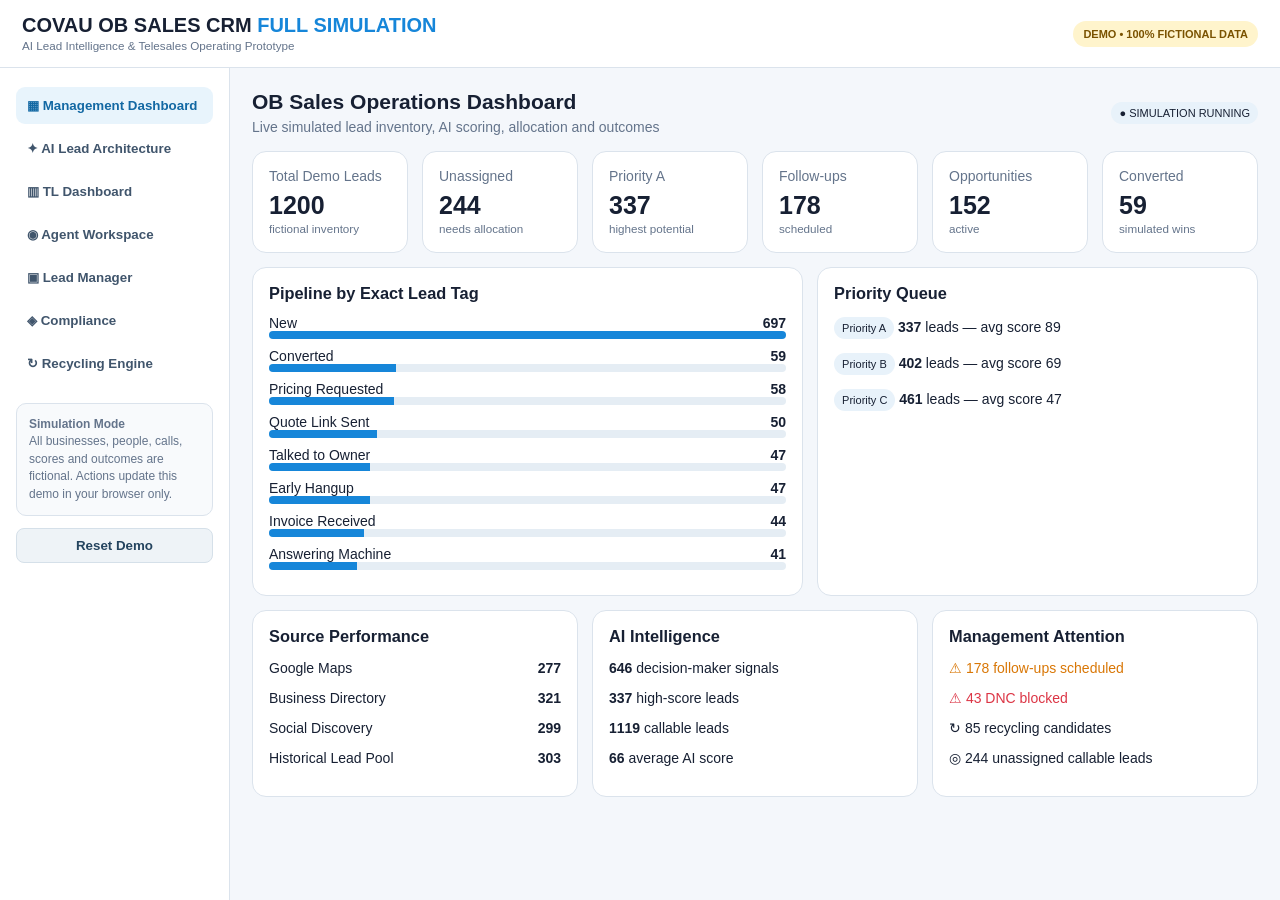
<file: index.html>
<!doctype html>
<html lang="en">
<head>
  <meta charset="utf-8">
  <meta name="viewport" content="width=device-width,initial-scale=1">
  <title>Covau OB Sales CRM Full Demo</title>
  <meta http-equiv="refresh" content="0; url=/full-demo/">
  <script>window.location.replace('/full-demo/');</script>
</head>
<body>
  <p>Opening Covau OB Sales CRM Full Simulation…</p>
</body>
</html>
</file>
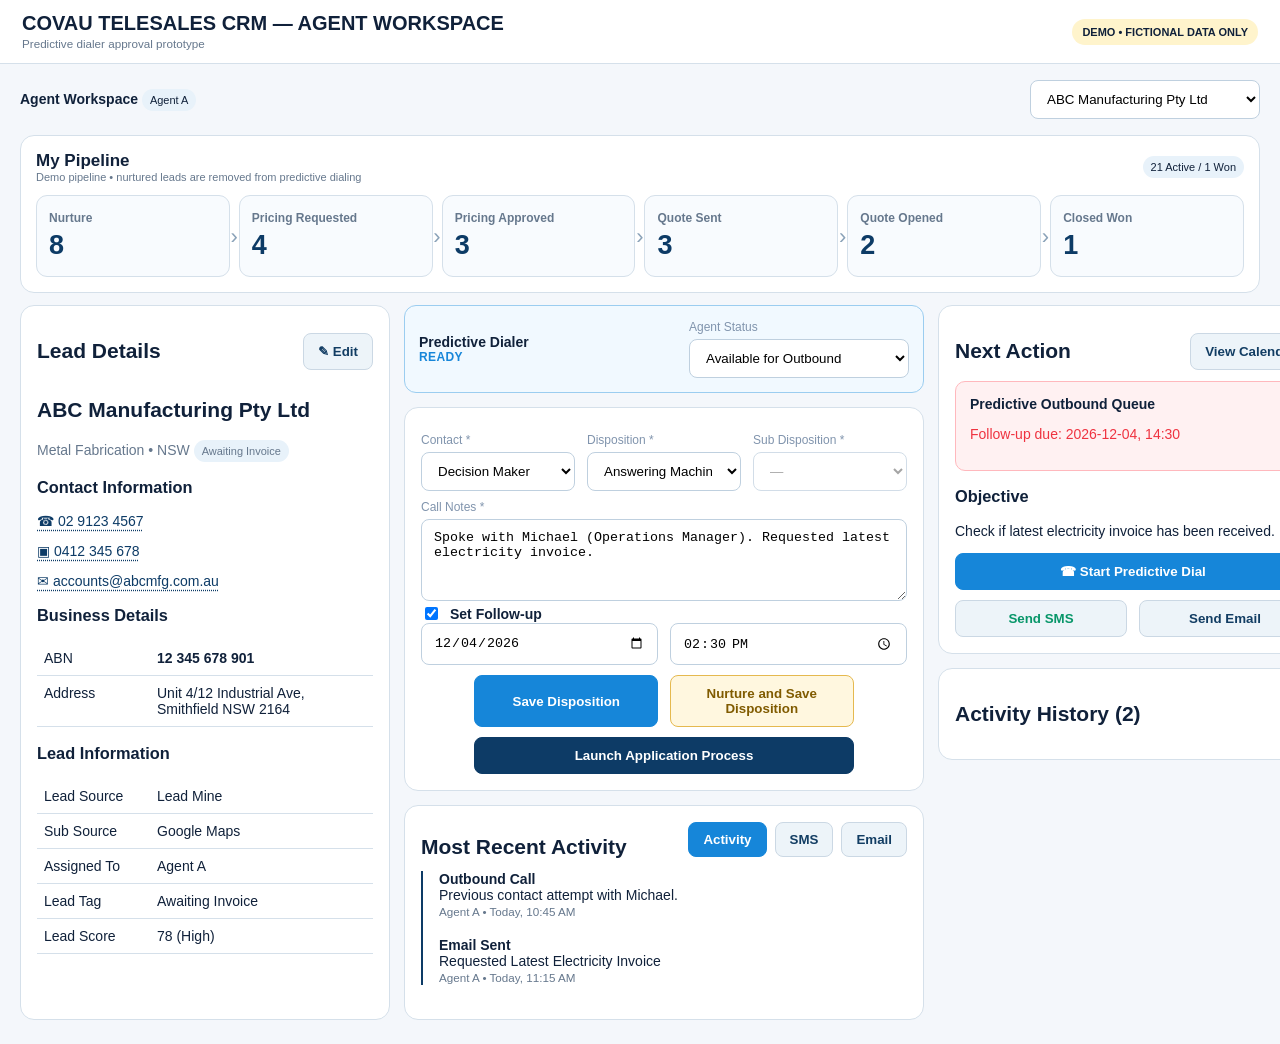
<file: agent-workspace/index.html>
<!doctype html><html><head><meta charset="utf-8"><meta name="viewport" content="width=device-width,initial-scale=1"><title>Covau Agent Workspace Demo</title><style>:root{--navy:#0d3b66;--blue:#1686d9;--bg:#f4f7fb;--line:#d5e0ea;--text:#10213a;--muted:#66788d;--green:#079669;--red:#ef3340;--amber:#e39a08}*{box-sizing:border-box}body{margin:0;font:14px Arial,sans-serif;background:var(--bg);color:var(--text)}header{height:64px;background:#fff;border-bottom:1px solid var(--line);display:flex;align-items:center;justify-content:space-between;padding:0 22px}.brand{font-size:20px;font-weight:800}.demo{font-size:11px;font-weight:800;background:#fff4cc;padding:7px 10px;border-radius:20px}.top{padding:16px 20px 8px;display:flex;justify-content:space-between;align-items:center}.wrap{padding:8px 20px 24px;display:grid;grid-template-columns:370px minmax(520px,1fr) 390px;gap:14px;max-width:1720px;margin:auto}.card{background:#fff;border:1px solid var(--line);border-radius:14px;padding:16px}.row{display:flex;gap:9px;align-items:center;flex-wrap:wrap}.space{justify-content:space-between}.btn{border:1px solid #cbd8e4;background:#edf4f9;color:#123d63;border-radius:8px;padding:10px 14px;font-weight:700;cursor:pointer}.primary{background:var(--blue);border-color:var(--blue);color:#fff}.green{color:var(--green)}.red{background:var(--red);color:#fff}input,select,textarea{width:100%;padding:10px 12px;border:1px solid #bfd0df;border-radius:8px;background:#fff}textarea{min-height:82px}label{display:block;font-size:12px;color:#8094ad;margin:9px 0 5px}.triple{display:grid;grid-template-columns:1fr 1fr 1fr;gap:12px}.split{display:grid;grid-template-columns:1fr 1fr;gap:12px}.info{display:grid;grid-template-columns:105px 1fr;gap:8px;padding:9px 7px;border-bottom:1px solid var(--line)}.pill{display:inline-block;padding:5px 8px;border-radius:999px;background:#e8f2fa;font-size:11px}.muted{color:var(--muted)}.action{border:1px solid #ffb8bd;background:#fff1f2;border-radius:10px;padding:14px}.history .item{display:grid;grid-template-columns:1fr auto;gap:8px;border-bottom:1px solid var(--line);padding:12px 0}.activity{border-left:2px solid var(--navy);padding-left:16px}.event{margin:0 0 18px}.modal{display:none;position:fixed;inset:0;background:#10213a88;align-items:center;justify-content:center;z-index:20}.modal.show{display:flex}.modal .card{width:min(560px,92vw)}.toast{display:none;position:fixed;right:20px;bottom:20px;background:#10213a;color:#fff;padding:13px 17px;border-radius:9px;z-index:30}.dialer{border:1px solid #9bcdf0;background:#f1f9ff;border-radius:12px;padding:14px;margin-bottom:14px}.dialer-head{display:flex;justify-content:space-between;align-items:center;gap:10px}.status-dot{width:10px;height:10px;border-radius:50%;background:var(--green);display:inline-block;margin-right:6px}.dial-state{font-size:12px;font-weight:800;color:var(--blue);letter-spacing:.4px}.call-screen{display:none;margin-top:12px;background:#fff;border:1px solid #bcd8eb;border-radius:10px;padding:13px}.call-screen.show{display:block}.call-name{font-size:19px;font-weight:800;margin:4px 0}.call-number{font-size:16px;color:var(--navy)}.timer{font-size:25px;font-weight:800}.wrapup{display:none;margin-top:12px;background:#fff8e7;border:1px solid #f0c66b;border-radius:10px;padding:13px}.wrapup.show{display:block}.wrap-timer{font-size:24px;font-weight:900;color:#a96300}.countdown{font-size:30px;font-weight:900;color:var(--blue);text-align:center;padding:8px}@media(max-width:1000px){.wrap{grid-template-columns:1fr}.triple{grid-template-columns:1fr}.right{grid-column:1}}</style></head><body><header><div><div class="brand">COVAU TELESALES CRM — AGENT WORKSPACE</div><small class="muted">Predictive dialer approval prototype</small></div><div class="demo">DEMO • FICTIONAL DATA ONLY</div></header><div class="top"><div><b>Agent Workspace</b> <span class="pill">Agent A</span></div><select id="leadPicker" style="width:230px" onchange="switchLead(this.value)"></select></div><main class="wrap"><section class="card" id="left"></section><section><div class="dialer"><div class="dialer-head"><div><b>Predictive Dialer</b><div class="dial-state" id="dialState">READY</div></div><div style="min-width:220px"><label style="margin-top:0">Agent Status</label><select id="agentStatus" onchange="changeStatus()"><option>Available for Outbound</option><option>Call Back</option><option>Coaching/Training</option><option>Break</option><option>Lunch</option><option>System Issue</option></select></div></div><div id="callScreen" class="call-screen"><div class="row space"><div><span class="status-dot"></span><b>CONNECTED — LIVE CALL</b><div class="call-name" id="callName"></div><div class="call-number" id="callNumber"></div></div><div class="timer" id="timer">00:00</div></div><button class="btn red" style="width:100%;margin-top:12px" onclick="endCall()">☎ End Call</button></div><div id="wrapup" class="wrapup"><div class="row space"><div><b>WRAP-UP TIME</b><div class="muted">Complete the call disposition before the next predictive call.</div></div><div class="wrap-timer" id="wrapTimer">01:00</div></div><button id="extendBtn" class="btn" style="margin-top:10px" onclick="extendWrap()">+ Extend Wrap Time 30 sec</button></div><div id="nextCallDelay" style="display:none"><div class="muted" style="text-align:center;margin-top:10px">Disposition saved. Predictive dialer is finding the next connected call…</div><div class="countdown" id="delayCount">5</div></div></div><div class="card"><div class="triple"><div><label>Contact *</label><select id="contact"><option>Decision Maker</option><option>Non Decision Maker</option><option>Unsure</option></select></div><div><label>Disposition *</label><select id="disposition" onchange="syncSubDisposition()"></select></div><div><label>Sub Disposition *</label><select id="subDisposition"></select></div></div><label>Call Notes *</label><textarea id="notes">Spoke with Michael (Operations Manager). Requested latest electricity invoice.</textarea><div class="row"><input id="followCheck" type="checkbox" checked style="width:auto"><b>Set Follow-up</b></div><div class="split"><input id="fdate" type="date"><input id="ftime" type="time" value="14:30"></div><button id="saveBtn" class="btn primary" style="display:block;width:60%;margin:10px auto 0" onclick="saveCall()">Save Call Disposition</button></div><div class="card" style="margin-top:14px"><h2>Most Recent Activity</h2><div id="recent" class="activity"></div></div></section><aside class="right"><div class="card"><div class="row space"><h2>Next Action</h2><button class="btn" onclick="openModal('calendar')">View Calendar</button></div><div id="nextAction"></div></div><div class="card history" style="margin-top:14px"><h2>Activity History (<span id="hcount">0</span>)</h2><div id="history"></div></div></aside></main><div id="modal" class="modal"><div class="card"><div class="row space"><h2 id="mtitle">Action</h2><button class="btn" onclick="closeModal()">✕</button></div><div id="mbody"></div></div></div><div id="toast" class="toast"></div><script>const seed=[{name:'ABC Manufacturing Pty Ltd',industry:'Metal Fabrication',state:'NSW',phone:'02 9123 4567',mobile:'0412 345 678',email:'accounts@abcmfg.com.au',abn:'12 345 678 901',address:'Unit 4/12 Industrial Ave, Smithfield NSW 2164',source:'Lead Mine',sub:'Google Maps',tag:'Awaiting Invoice',score:78,person:'Michael',role:'Operations Manager'},{name:'Harbourview Cafe Pty Ltd',industry:'Cafe',state:'NSW',phone:'02 9555 0188',mobile:'0421 700 212',email:'manager@harbourviewdemo.com.au',abn:'31 445 992 105',address:'18 Bay Street, Sydney NSW 2000',source:'Lead Mine',sub:'Google Maps',tag:'New',score:86,person:'Sarah',role:'Owner'},{name:'Southern Cross Laundry',industry:'Laundry',state:'VIC',phone:'03 9012 7755',mobile:'0433 810 201',email:'office@scldemo.com.au',abn:'52 110 887 342',address:'77 Market Road, Dandenong VIC 3175',source:'Cylex',sub:'Business Directory',tag:'Awaiting Invoice',score:82,person:'Daniel',role:'Director'},{name:'Metro Hardware & Trade',industry:'Hardware',state:'VIC',phone:'03 8844 2011',mobile:'0418 600 441',email:'admin@metrohardwaredemo.com.au',abn:'63 920 441 771',address:'41 Trade Way, Sunshine VIC 3020',source:'Lead Mine',sub:'Google Maps',tag:'New',score:74,person:'Anthony',role:'Owner'}];let data=seed.map((x,i)=>({...x,id:i,follow:{date:new Date().toISOString().slice(0,10),time:'14:30',objective:'Check if latest electricity invoice has been received.'},history:[{type:'Outbound Call',text:'Previous contact attempt with '+x.person+'.',time:'Today, 10:45 AM'},{type:'Email Sent',text:'Requested Latest Electricity Invoice',time:'Today, 11:15 AM'}]}));let current=0,callTick=null,secs=0,wrapTick=null,wrapSecs=60,delayTick=null,inCall=false,inWrap=false;const dispositionOptions=['Answering Machine','No Answer','Call Back','Not Interested','Email Requested','Early Hangup'];const subs={'Call Back':['Owner is not Available'],'Not Interested':['In a Contract','Happy with Current Retailer','No Reason Provided']};function syncDisposition(){disposition.innerHTML=dispositionOptions.map(x=>`<option>${x}</option>`).join('');syncSubDisposition()}function syncSubDisposition(){let a=subs[disposition.value]||[];subDisposition.innerHTML=a.length?a.map(x=>`<option>${x}</option>`).join(''):'<option value="">—</option>';subDisposition.disabled=!a.length}function render(){let l=data[current];leadPicker.innerHTML=data.map((x,i)=>`<option value="${i}" ${i===current?'selected':''}>${x.name}</option>`).join('');left.innerHTML=`<div class="row space"><h2>Lead Details</h2><button class="btn" onclick="openModal('edit')">✎ Edit</button></div><h1>${l.name}</h1><p class="muted">${l.industry} • ${l.state} <span class="pill">${l.tag}</span></p><h3>Contact Information</h3><p>☎ ${l.phone}</p><p>▣ ${l.mobile}</p><p>✉ ${l.email}</p><h3>Business Details</h3><div class="info"><span>ABN</span><b>${l.abn}</b></div><div class="info"><span>Address</span><span>${l.address}</span></div><h3>Lead Information</h3><div class="info"><span>Lead Source</span><span>${l.source}</span></div><div class="info"><span>Sub Source</span><span>${l.sub}</span></div><div class="info"><span>Assigned To</span><span>Agent A</span></div><div class="info"><span>Lead Tag</span><span>${l.tag}</span></div><div class="info"><span>Lead Score</span><span>${l.score} (High)</span></div>`;renderHistory();renderNext();if(inCall){callName.textContent=l.name;callNumber.textContent=l.phone+' • '+l.person+' ('+l.role+')'}}function renderHistory(){let h=data[current].history;hcount.textContent=h.length;history.innerHTML=h.slice(0,6).map(x=>`<div class="item"><div><b>${x.type}</b><br><span>${x.text}</span></div><small>${x.time}</small></div>`).join('');recent.innerHTML=h.slice(0,3).map(x=>`<div class="event"><b>${x.type}</b><br>${x.text}<br><small class="muted">Agent A • ${x.time}</small></div>`).join('')}function renderNext(){let f=data[current].follow;nextAction.innerHTML=`<div class="action"><b>Predictive Outbound Queue</b><p style="color:var(--red)">${f?'Follow-up due: '+f.date+', '+f.time:'Ready for next lead'}</p></div><h3>Objective</h3><p>${f?f.objective:'Connect the next qualified lead from the outbound queue.'}</p><button class="btn primary" style="width:100%" onclick="startPredictiveDial()">☎ Start Predictive Dial</button><div class="split" style="margin-top:10px"><button class="btn green" onclick="openModal('sms')">Send SMS</button><button class="btn" onclick="openModal('email')">Send Email</button></div>`}function switchLead(i){if(inCall||inWrap){toastMsg('Finish the current call/wrap-up first.');leadPicker.value=current;return}current=+i;render()}function add(type,text){data[current].history.unshift({type,text,time:'Today, '+new Date().toLocaleTimeString([],{hour:'2-digit',minute:'2-digit'})});render()}function changeStatus(){let s=agentStatus.value;if(s==='Available for Outbound'){dialState.textContent='READY — WAITING FOR OUTBOUND CALL';toastMsg('Agent available for outbound calls')}else{dialState.textContent='PAUSED — '+s.toUpperCase();if(inCall)endCall();clearInterval(delayTick);nextCallDelay.style.display='none';toastMsg('Predictive dialing paused: '+s)}}function startPredictiveDial(){if(agentStatus.value!=='Available for Outbound'){toastMsg('Set status to Available for Outbound first.');return}if(inCall||inWrap)return;dialState.textContent='PREDICTIVE DIALING — CONNECTING…';let n=3;nextCallDelay.style.display='block';delayCount.textContent=n;clearInterval(delayTick);delayTick=setInterval(()=>{n--;delayCount.textContent=n;if(n<=0){clearInterval(delayTick);nextCallDelay.style.display='none';connectCall()}},1000)}function connectCall(){if(agentStatus.value!=='Available for Outbound')return;inCall=true;secs=0;callScreen.classList.add('show');wrapup.classList.remove('show');callName.textContent=data[current].name;callNumber.textContent=data[current].phone+' • '+data[current].person+' ('+data[current].role+')';dialState.textContent='CONNECTED — LIVE CALL';timer.textContent='00:00';clearInterval(callTick);callTick=setInterval(()=>{secs++;timer.textContent=fmt(secs)},1000);toastMsg('Predictive dialer connected a live call')}function endCall(){if(!inCall)return;clearInterval(callTick);inCall=false;callScreen.classList.remove('show');add('Outbound Call','Call ended • duration '+fmt(secs));startWrap()}function startWrap(){inWrap=true;wrapSecs=60;wrapup.classList.add('show');extendBtn.disabled=false;dialState.textContent='WRAP-UP — DISPOSITION REQUIRED';wrapTimer.textContent=fmt(wrapSecs);clearInterval(wrapTick);wrapTick=setInterval(()=>{wrapSecs--;wrapTimer.textContent=fmt(Math.max(0,wrapSecs));if(wrapSecs<=0){clearInterval(wrapTick);toastMsg('Wrap-up time expired — save disposition to continue.')}},1000)}function extendWrap(){if(!inWrap)return;wrapSecs+=30;extendBtn.disabled=true;toastMsg('Wrap-up extended by 30 seconds')}function saveCall(){if(inCall){toastMsg('End the live call before saving disposition.');return}let l=data[current],sub=subDisposition.value;l.tag=sub||disposition.value;add('Call Disposition',contact.value+' → '+disposition.value+(sub?' → '+sub:'')+' — '+notes.value);if(followCheck.checked){l.follow={date:fdate.value,time:ftime.value,objective:'Follow up: '+(sub||disposition.value)};add('Follow-up Scheduled',fdate.value+' '+ftime.value)}clearInterval(wrapTick);inWrap=false;wrapup.classList.remove('show');toastMsg('Disposition saved — next call in 5 seconds');queueNextCall()}function queueNextCall(){if(agentStatus.value!=='Available for Outbound'){dialState.textContent='PAUSED — '+agentStatus.value.toUpperCase();return}current=(current+1)%data.length;render();let n=5;nextCallDelay.style.display='block';delayCount.textContent=n;dialState.textContent='PREDICTIVE DIALER — NEXT CALL IN 5 SEC';clearInterval(delayTick);delayTick=setInterval(()=>{n--;delayCount.textContent=n;dialState.textContent=n>0?'PREDICTIVE DIALER — NEXT CALL IN '+n+' SEC':'CONNECTING NEXT LEAD…';if(n<=0){clearInterval(delayTick);nextCallDelay.style.display='none';connectCall()}},1000)}function fmt(n){return String(Math.floor(n/60)).padStart(2,'0')+':'+String(n%60).padStart(2,'0')}function openModal(type){modal.classList.add('show');let l=data[current];mtitle.textContent=type==='sms'?'Send SMS':type==='email'?'Send Email':type==='follow'?'Set Follow-up':type==='note'?'Add Note':type==='calendar'?'Calendar':type==='edit'?'Edit Lead':'Log Call';mbody.innerHTML=type==='sms'?`<label>To</label><input value="${l.mobile}"><label>Message</label><textarea id="mtext">Hi ${l.person}, this is Agent A from Covau Energy following up regarding your business electricity account.</textarea><button class="btn primary" onclick="sendAction('SMS Sent',mtext.value)">Send SMS</button>`:type==='email'?`<label>To</label><input value="${l.email}"><label>Subject</label><input value="Requested Latest Electricity Invoice"><label>Message</label><textarea id="mtext">Hi ${l.person}, thank you for your time. Please reply with a copy of your latest electricity invoice.</textarea><button class="btn primary" onclick="sendAction('Email Sent',mtext.value)">Send Email</button>`:type==='note'?`<textarea id="mtext" placeholder="Add note..."></textarea><button class="btn primary" onclick="sendAction('Note Added',mtext.value)">Save Note</button>`:type==='follow'?`<label>Date</label><input id="md" type="date"><label>Time</label><input id="mt" type="time" value="14:30"><button class="btn primary" onclick="setFollow()">Save Follow-up</button>`:type==='calendar'?'<p>Demo calendar: follow-ups and callbacks appear here.</p>':type==='edit'?`<label>Business Name</label><input id="ename" value="${l.name}"><label>Phone</label><input id="ephone" value="${l.phone}"><button class="btn primary" onclick="editLead()">Save Changes</button>`:'<p>Use the predictive dialer and Contact → Disposition → Sub Disposition fields to complete the call.</p>'}function closeModal(){modal.classList.remove('show')}function sendAction(t,x){add(t,x);closeModal();toastMsg(t)}function setFollow(){data[current].follow={date:md.value,time:mt.value,objective:'Scheduled agent follow-up.'};add('Follow-up Scheduled',md.value+' '+mt.value);closeModal();toastMsg('Follow-up saved')}function editLead(){data[current].name=ename.value;data[current].phone=ephone.value;closeModal();render();toastMsg('Lead updated')}function toastMsg(s){let t=document.getElementById('toast');t.textContent=s;t.style.display='block';setTimeout(()=>t.style.display='none',2200)}fdate.value=new Date().toISOString().slice(0,10);syncDisposition();render();</script><script src="./comms.js"></script><script src="./pipeline-dashboard.js"></script></body></html>
</file>
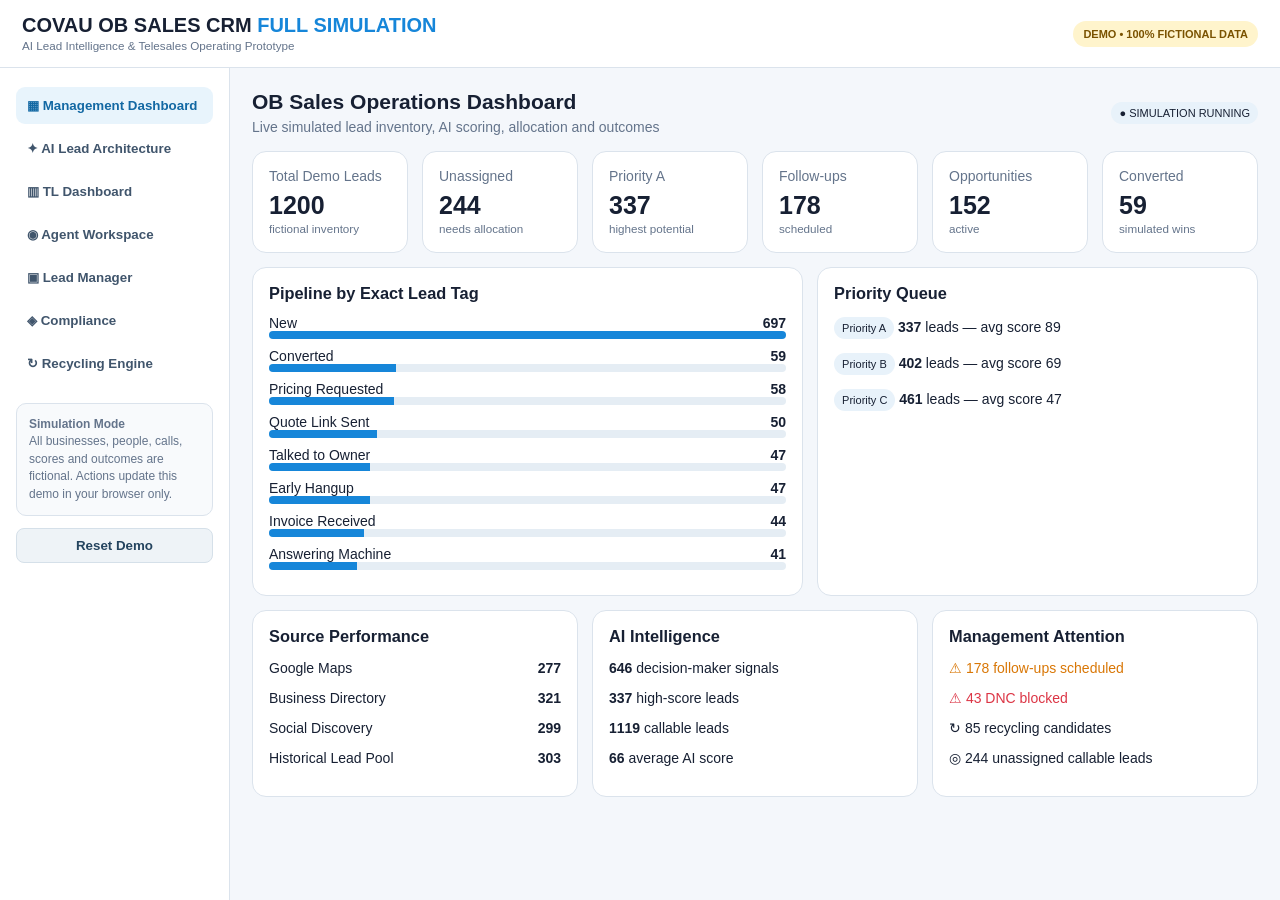
<file: full-demo/index.html>
<!doctype html><html><head><meta charset="utf-8"><meta name="viewport" content="width=device-width,initial-scale=1"><title>Covau OB Sales CRM — Full Demo</title><style>:root{--b:#0d3b66;--a:#1686d9;--bg:#f4f7fb;--p:#fff;--t:#172033;--m:#64748b;--l:#dbe3ec;--g:#0f9f6e;--o:#d97706;--r:#dc3545}*{box-sizing:border-box}body{margin:0;font:14px Arial,sans-serif;background:var(--bg);color:var(--t)}header{height:68px;background:#fff;border-bottom:1px solid var(--l);display:flex;align-items:center;justify-content:space-between;padding:0 22px;position:sticky;top:0;z-index:5}.brand{font-size:20px;font-weight:800}.demo{padding:7px 10px;border-radius:20px;background:#fff4cc;color:#7a5200;font-size:11px;font-weight:800}.app{display:grid;grid-template-columns:230px 1fr;min-height:calc(100vh - 68px)}aside{background:#fff;border-right:1px solid var(--l);padding:16px}nav button{width:100%;padding:11px;margin:3px 0;border:0;border-radius:9px;text-align:left;background:transparent;color:#40556c;font-weight:700;cursor:pointer}nav button.active,nav button:hover{background:#e8f4fc;color:#1268a3}.note{margin-top:18px;padding:12px;background:#f8fafc;border:1px solid var(--l);border-radius:10px;color:var(--m);font-size:12px;line-height:1.45}main{padding:22px;max-width:1500px}.view{display:none}.view.active{display:block}.row{display:flex;gap:10px;align-items:center;flex-wrap:wrap}.space{justify-content:space-between}.grid{display:grid;gap:14px}.kpis{grid-template-columns:repeat(6,1fr)}.two{grid-template-columns:1.25fr 1fr}.three{grid-template-columns:repeat(3,1fr)}.card{background:#fff;border:1px solid var(--l);border-radius:14px;padding:16px}.kpi b{display:block;font-size:25px;margin-top:7px}.kpi span,small,.muted{color:var(--m)}h1{margin:0 0 5px}h3{margin:0 0 12px}.btn{border:0;border-radius:8px;padding:9px 12px;background:var(--a);color:#fff;font-weight:700;cursor:pointer}.btn.alt{background:#eef3f7;color:#24445f;border:1px solid #d5e0e9}.btn.green{background:var(--g)}.btn.red{background:var(--r)}.pill{display:inline-block;padding:5px 8px;border-radius:999px;background:#e8f2fa;font-size:11px}.ok{color:var(--g)}.warn{color:var(--o)}.bad{color:var(--r)}table{width:100%;border-collapse:collapse}th,td{padding:10px 8px;border-bottom:1px solid var(--l);text-align:left}th{font-size:11px;color:#8294aa;text-transform:uppercase}input,select,textarea{width:100%;padding:9px;border:1px solid #cbd5e1;border-radius:8px;background:#fff;color:var(--t)}.lead{padding:12px;border:1px solid var(--l);border-radius:10px;margin:8px 0;cursor:pointer}.lead:hover,.lead.sel{border-color:#1686d9;background:#f0f9ff}.score{font-size:28px;font-weight:800}.flow{display:flex;gap:7px;overflow:auto}.step{min-width:115px;padding:10px;border:1px solid var(--l);border-radius:9px;text-align:center;background:#fff}.step.on{background:#0d3b66;color:#fff}.bar{height:8px;background:#e5edf4;border-radius:9px;overflow:hidden}.bar i{display:block;height:100%;background:#1686d9}.call{padding:14px;background:#eff9ff;border:1px solid #b9ddf4;border-radius:10px}.toast{position:fixed;right:20px;bottom:20px;background:#172033;color:#fff;padding:12px 16px;border-radius:9px;display:none;z-index:10}.architecture{display:grid;grid-template-columns:repeat(8,1fr);gap:8px}.arch{padding:12px 8px;border-radius:10px;background:#eef6fc;border:1px solid #cfe1ef;text-align:center;font-size:12px}.arch b{display:block;margin-bottom:5px}.engine{margin:14px 0;padding:15px;background:#0d3b66;color:#fff;text-align:center;border-radius:12px;font-weight:800}.feedback{padding:14px;border-radius:12px;background:#f3eefe;border:1px solid #dacaf7;text-align:center}.modal{position:fixed;inset:0;background:#17203388;display:none;align-items:center;justify-content:center;z-index:20}.modal.show{display:flex}.modal .card{width:min(600px,92vw)}@media(max-width:1000px){.app{grid-template-columns:1fr}aside{display:none}.kpis,.three,.two{grid-template-columns:1fr 1fr}.architecture{grid-template-columns:repeat(4,1fr)}}@media(max-width:650px){.kpis,.three,.two{grid-template-columns:1fr}.architecture{grid-template-columns:repeat(2,1fr)}}@keyframes pulse{50%{opacity:.55}}.live{animation:pulse 1s infinite}</style></head><body><header><div><div class="brand">COVAU OB SALES CRM <span style="color:#1686d9">FULL SIMULATION</span></div><small>AI Lead Intelligence & Telesales Operating Prototype</small></div><div class="demo">DEMO • 100% FICTIONAL DATA</div></header><div class="app"><aside><nav id="nav"><button class="active" data-v="management">▦ Management Dashboard</button><button data-v="architecture">✦ AI Lead Architecture</button><button data-v="tl">▥ TL Dashboard</button><button data-v="agent">◉ Agent Workspace</button><button data-v="leads">▣ Lead Manager</button><button data-v="compliance">◈ Compliance</button><button data-v="recycle">↻ Recycling Engine</button></nav><div class="note"><b>Simulation Mode</b><br>All businesses, people, calls, scores and outcomes are fictional. Actions update this demo in your browser only.</div><button class="btn alt" style="width:100%;margin-top:12px" onclick="resetDemo()">Reset Demo</button></aside><main><section id="management" class="view active"><div class="row space"><div><h1>OB Sales Operations Dashboard</h1><div class="muted">Live simulated lead inventory, AI scoring, allocation and outcomes</div></div><div><span class="pill live">● SIMULATION RUNNING</span></div></div><div id="kpis" class="grid kpis" style="margin-top:16px"></div><div class="grid two" style="margin-top:14px"><div class="card"><h3>Pipeline by Exact Lead Tag</h3><div id="pipeline"></div></div><div class="card"><h3>Priority Queue</h3><div id="priority"></div></div></div><div class="grid three" style="margin-top:14px"><div class="card"><h3>Source Performance</h3><div id="sources"></div></div><div class="card"><h3>AI Intelligence</h3><div id="aiStats"></div></div><div class="card"><h3>Management Attention</h3><div id="attention"></div></div></div></section><section id="architecture" class="view"><h1>AI Lead Generation Architecture</h1><p class="muted">Covau-adapted simulation from acquisition to recycling and continuous improvement.</p><div class="architecture" style="margin-top:18px"><div class="arch"><b>1. Lead Sources</b>Maps, directories, social, historical pool</div><div class="arch"><b>2. Data Processing</b>Clean, standardize, deduplicate</div><div class="arch"><b>3. Compliance</b>DNC, phone validation, account check</div><div class="arch"><b>4. Enrichment</b>Industry, location, decision maker</div><div class="arch"><b>5. Segmentation</b>Industry, geography, business fit</div><div class="arch"><b>6. AI Scoring</b>A/B/C + 0–100 score + reason</div><div class="arch"><b>7. Allocation</b>TL → Agent → priority queue</div><div class="arch"><b>8. Recycling</b>Cooldown → rescore → requeue</div></div><div class="engine">🧠 AI LEAD INTELLIGENCE ENGINE — Next Best Action + Priority + Routing</div><div class="grid three"><div class="card"><h3>Inputs</h3><p>Industry • State • Source • Data completeness • DNC • Decision maker • Contact history • Historical segment fit</p></div><div class="card"><h3>Decision</h3><p>Priority grade • AI score • best-fit agent • recommended action • recycling eligibility</p></div><div class="card"><h3>Outputs</h3><p>Sales-ready leads • segmented queues • follow-ups • opportunities • converted leads</p></div></div><div class="feedback" style="margin-top:14px"><b>CONTINUOUS FEEDBACK LOOP</b><br><br>Call Outcome → Analyze Results → Refine Scores → Adjust Routing → Improve Lead Sources → Higher Conversion</div></section><section id="tl" class="view"><div class="row space"><div><h1>Team Leader Dashboard</h1><div class="muted">Fictional team workload and allocation controls</div></div><button class="btn" onclick="autoAllocate()">⚡ Auto Allocate 20 Leads</button></div><div id="tlKpis" class="grid kpis" style="margin-top:16px"></div><div class="card" style="margin-top:14px"><h3>Agent Workload</h3><div id="agentsTable"></div></div></section><section id="agent" class="view"><div class="row space"><div><h1>Agent Workspace</h1><div class="muted">Simulated priority queue with AI next-best-action</div></div><div class="row"><select id="agentSelect" style="width:190px"></select><button class="btn alt" onclick="renderAgent()">Load Queue</button></div></div><div class="grid two" style="margin-top:14px"><div class="card"><h3>Today's Priority Queue</h3><div id="queue"></div></div><div class="card" id="workspace"><h3>Select a lead</h3><p class="muted">Choose a lead from the queue to start the simulation.</p></div></div></section><section id="leads" class="view"><div class="row space"><div><h1>Lead Manager</h1><div class="muted">Fictional lead inventory</div></div><button class="btn" onclick="generateLeads(50)">+ Generate 50 Demo Leads</button></div><div class="card" style="margin-top:14px"><div class="row"><input id="search" placeholder="Search business, suburb, industry" oninput="renderLeads()" style="max-width:380px"><select id="filter" onchange="renderLeads()" style="max-width:190px"><option value="">All priorities</option><option>A</option><option>B</option><option>C</option></select></div><div id="leadTable" style="overflow:auto;max-height:650px"></div></div></section><section id="compliance" class="view"><h1>Compliance Control</h1><p class="muted">Simulated DNC and validation gate before allocation.</p><div id="compKpis" class="grid kpis" style="margin-top:16px"></div><div class="card" style="margin-top:14px"><h3>Validation Exceptions</h3><div id="compTable"></div></div></section><section id="recycle" class="view"><div class="row space"><div><h1>Recycling Engine</h1><div class="muted">Cooldown, re-score and return eligible leads to queue.</div></div><button class="btn green" onclick="recycleReady()">↻ Recycle Ready Leads</button></div><div id="recKpis" class="grid kpis" style="margin-top:16px"></div><div class="card" style="margin-top:14px"><h3>Recycling Queue</h3><div id="recTable"></div></div></section></main></div><div id="modal" class="modal"><div class="card"><div class="row space"><h3 id="modalTitle">Demo</h3><button class="btn alt" onclick="closeModal()">Close</button></div><div id="modalBody"></div></div></div><div id="toast" class="toast"></div><script>
const names=['Bluegum Fabrication','Harbourview Cafe','Southern Cross Laundry','Metro Auto Care','Golden Wok Kitchen','Riverstone Bakery','Apex Hardware','Coastal Cold Storage','Ironbark Manufacturing','Parkside Grocer','Sunrise Motel','Civic Car Wash','Redgum Construction','Laneway Salon','Oceanic Seafood','Northstar Events','Urban Music House','Silverline Engineering','Greenfield Convenience','Summit Hospitality'];const industries=['Metal Fabrication','Cafe','Laundry','Automotive','Restaurant','Bakery','Hardware','Cold Storage','Manufacturing','Grocery','Accommodation','Car Wash','Construction','Salon','Seafood Processing'];const suburbs=['Parramatta','Newcastle','Wollongong','Geelong','Dandenong','Ballarat','Brisbane','Toowoomba','Adelaide','Mawson Lakes'];const states=['NSW','VIC','QLD','SA'];const agents=['Ava Morgan','Noah Bennett','Mia Carter','Liam Foster','Zoe Mitchell','Ethan Brooks'];const tags=['New','Talked to Owner','Talked to Gatekeeper','Answering Machine','Early Hangup','No Answer','Awaiting Invoice','Invoice Received','Pricing Requested','Lost in Pricing – Unable to Proceed','Quote Link Sent','Converted'];const sources=['Google Maps','Business Directory','Social Discovery','Historical Lead Pool'];let db=JSON.parse(localStorage.getItem('covauDemoDB')||'null');let selected=null;function rnd(a){return a[Math.floor(Math.random()*a.length)]}function makeLead(i){let score=Math.floor(35+Math.random()*64),priority=score>=80?'A':score>=60?'B':'C',tag=Math.random()<.52?'New':rnd(tags);let dnc=Math.random()<.035;return{id:'DEMO-'+String(i).padStart(5,'0'),business:rnd(names)+' '+(i%37+1),industry:rnd(industries),suburb:rnd(suburbs),state:rnd(states),phone:'0'+(2+Math.floor(Math.random()*7))+String(10000000+Math.floor(Math.random()*89999999)),source:rnd(sources),score,priority,tag,agent:Math.random()<.78?rnd(agents):'',tl:Math.random()<.8?'TL '+rnd(['Alpha','Bravo','Charlie']):'',dnc,valid:Math.random()>.04,attempts:Math.floor(Math.random()*4),dm:Math.random()>.45,followup:Math.random()<.15,reason:priority==='A'?'Strong industry + location fit + complete contact data':priority==='B'?'Good business fit; normal cold prospect':'Missing/weak data; requires refinement',history:[]}}function seed(n=1200){let a=[];for(let i=1;i<=n;i++)a.push(makeLead(i));return a}if(!db){db=seed();save()}function save(){localStorage.setItem('covauDemoDB',JSON.stringify(db))}function showView(v){document.querySelectorAll('.view').forEach(x=>x.classList.remove('active'));document.getElementById(v).classList.add('active');document.querySelectorAll('nav button').forEach(x=>x.classList.toggle('active',x.dataset.v===v));renderAll()}document.querySelectorAll('nav button').forEach(b=>b.onclick=()=>showView(b.dataset.v));function countTag(t){return db.filter(x=>x.tag===t).length}function k(label,val,sub=''){return `<div class="card kpi"><span>${label}</span><b>${val}</b><small>${sub}</small></div>`}function renderManagement(){let conv=countTag('Converted'),opp=db.filter(x=>['Invoice Received','Pricing Requested','Quote Link Sent'].includes(x.tag)).length,un=db.filter(x=>!x.agent&&!x.dnc).length,rec=db.filter(x=>['No Answer','Answering Machine','Early Hangup','Talked to Gatekeeper'].includes(x.tag)&&x.attempts>=2).length;document.getElementById('kpis').innerHTML=k('Total Demo Leads',db.length,'fictional inventory')+k('Unassigned',un,'needs allocation')+k('Priority A',db.filter(x=>x.priority==='A').length,'highest potential')+k('Follow-ups',db.filter(x=>x.followup).length,'scheduled')+k('Opportunities',opp,'active')+k('Converted',conv,'simulated wins');let top=tags.map(t=>[t,countTag(t)]).sort((a,b)=>b[1]-a[1]).slice(0,8);document.getElementById('pipeline').innerHTML=top.map(([t,n])=>`<div style="margin:9px 0"><div class="row space"><span>${t}</span><b>${n}</b></div><div class="bar"><i style="width:${Math.min(100,n/db.length*500)}%"></i></div></div>`).join('');document.getElementById('priority').innerHTML=['A','B','C'].map(p=>`<p><span class="pill">Priority ${p}</span> <b>${db.filter(x=>x.priority===p).length}</b> leads — avg score ${Math.round(db.filter(x=>x.priority===p).reduce((s,x)=>s+x.score,0)/Math.max(1,db.filter(x=>x.priority===p).length))}</p>`).join('');document.getElementById('sources').innerHTML=sources.map(s=>`<p>${s}<b style="float:right">${db.filter(x=>x.source===s).length}</b></p>`).join('');document.getElementById('aiStats').innerHTML=`<p><b>${db.filter(x=>x.dm).length}</b> decision-maker signals</p><p><b>${db.filter(x=>x.score>=80).length}</b> high-score leads</p><p><b>${db.filter(x=>x.valid&&!x.dnc).length}</b> callable leads</p><p><b>${Math.round(db.reduce((s,x)=>s+x.score,0)/db.length)}</b> average AI score</p>`;document.getElementById('attention').innerHTML=`<p class="warn">⚠ ${db.filter(x=>x.followup).length} follow-ups scheduled</p><p class="bad">⚠ ${db.filter(x=>x.dnc).length} DNC blocked</p><p>↻ ${rec} recycling candidates</p><p>◎ ${un} unassigned callable leads</p>`}function renderTL(){let un=db.filter(x=>!x.agent&&!x.dnc).length;document.getElementById('tlKpis').innerHTML=k('Unassigned',un)+k('Assigned',db.filter(x=>x.agent).length)+k('Worked',db.filter(x=>x.attempts>0).length)+k('Follow-ups',db.filter(x=>x.followup).length)+k('Priority A',db.filter(x=>x.priority==='A').length)+k('Converted',countTag('Converted'));document.getElementById('agentsTable').innerHTML='<table><tr><th>Agent</th><th>Assigned</th><th>Worked</th><th>Priority A</th><th>Opportunities</th><th>Converted</th></tr>'+agents.map(a=>{let q=db.filter(x=>x.agent===a);return `<tr><td><b>${a}</b></td><td>${q.length}</td><td>${q.filter(x=>x.attempts).length}</td><td>${q.filter(x=>x.priority==='A').length}</td><td>${q.filter(x=>['Invoice Received','Pricing Requested','Quote Link Sent'].includes(x.tag)).length}</td><td class="ok">${q.filter(x=>x.tag==='Converted').length}</td></tr>`}).join('')+'</table>'}function autoAllocate(){let pool=db.filter(x=>!x.agent&&!x.dnc&&x.valid).sort((a,b)=>b.score-a.score).slice(0,20);pool.forEach((x,i)=>{x.agent=agents[i%agents.length];x.tl='TL Alpha';x.history.push('Auto-allocated by demo routing engine')});save();toast('20 leads allocated by AI priority routing');renderAll()}function renderAgent(){let a=document.getElementById('agentSelect').value||agents[0];let q=db.filter(x=>x.agent===a&&x.tag!=='Converted'&&!x.dnc).sort((x,y)=>y.score-x.score).slice(0,15);document.getElementById('queue').innerHTML=q.map(x=>`<div class="lead ${selected===x.id?'sel':''}" onclick="openLead('${x.id}')"><div class="row space"><b>${x.business}</b><span class="pill">${x.priority} • ${x.score}</span></div><small>${x.industry} • ${x.suburb}, ${x.state} • ${x.tag}</small></div>`).join('')||'<p class="muted">No callable leads. Use TL Dashboard → Auto Allocate.</p>';if(!selected)document.getElementById('workspace').innerHTML='<h3>Select a lead</h3><p class="muted">Choose a lead from the queue.</p>'}function openLead(id){selected=id;let x=db.find(z=>z.id===id);document.getElementById('workspace').innerHTML=`<div class="row space"><div><small>${x.id}</small><h2 style="margin:4px 0">${x.business}</h2><div class="muted">${x.industry} • ${x.suburb}, ${x.state}</div></div><div><div class="score">${x.score}</div><span class="pill">Priority ${x.priority}</span></div></div><div class="call" style="margin-top:14px"><b>🧠 AI Recommendation</b><p>${x.reason}</p><b>Next Best Action:</b> ${x.dm?'Call decision maker and request latest invoice':'Call and identify decision maker / owner'}</div><p><b>Phone:</b> ${x.phone}<br><b>Source:</b> ${x.source}<br><b>Current Tag:</b> ${x.tag}<br><b>Attempts:</b> ${x.attempts}</p><div class="row"><button class="btn green" onclick="simulateCall('${x.id}')">☎ Start Simulated Call</button><button class="btn alt" onclick="nextLead()">Next Lead →</button></div><div id="callResult"></div>`;renderAgent()}function simulateCall(id){let x=db.find(z=>z.id===id);x.attempts++;let outcome=rnd(['Talked to Owner','Talked to Gatekeeper','Answering Machine','No Answer','Awaiting Invoice','Invoice Received']);x.tag=outcome;x.dm=outcome==='Talked to Owner'||outcome==='Awaiting Invoice'||outcome==='Invoice Received'||x.dm;x.followup=['Talked to Owner','Talked to Gatekeeper','Awaiting Invoice'].includes(outcome);if(outcome==='Invoice Received'){x.score=Math.min(99,x.score+12);x.priority='A'}x.history.push('Call #'+x.attempts+': '+outcome);save();document.getElementById('callResult').innerHTML=`<div class="call" style="margin-top:12px"><b>Call completed:</b> ${outcome}<br><br><div class="row"><button class="btn" onclick="advance('${id}')">Apply Next Best Action</button><button class="btn alt" onclick="setDisposition('${id}')">Choose Disposition</button></div></div>`;toast('Simulated call outcome: '+outcome)}function advance(id){let x=db.find(z=>z.id===id);if(x.tag==='Invoice Received')x.tag='Pricing Requested';else if(x.tag==='Pricing Requested')x.tag='Quote Link Sent';else if(x.tag==='Quote Link Sent')x.tag='Converted';else if(x.tag==='Awaiting Invoice')x.tag='Invoice Received';else x.followup=true;x.history.push('AI next-best-action applied → '+x.tag);save();openLead(id);toast('Workflow advanced to '+x.tag)}function setDisposition(id){let x=db.find(z=>z.id===id);document.getElementById('modalTitle').textContent='Set Lead Disposition';document.getElementById('modalBody').innerHTML=`<select id="disp">${tags.map(t=>`<option ${t===x.tag?'selected':''}>${t}</option>`).join('')}</select><button class="btn" onclick="applyDisp('${id}')">Save Disposition</button>`;document.getElementById('modal').classList.add('show')}function applyDisp(id){let x=db.find(z=>z.id===id);x.tag=document.getElementById('disp').value;x.history.push('Disposition manually set: '+x.tag);save();closeModal();openLead(id);toast('Disposition saved')}function nextLead(){let a=document.getElementById('agentSelect').value||agents[0];let q=db.filter(x=>x.agent===a&&x.tag!=='Converted'&&!x.dnc).sort((x,y)=>y.score-x.score);let i=q.findIndex(x=>x.id===selected);if(q.length)openLead(q[(i+1)%q.length].id)}function renderLeads(){let s=(document.getElementById('search').value||'').toLowerCase(),f=document.getElementById('filter').value;let q=db.filter(x=>(!f||x.priority===f)&&(!s||[x.business,x.suburb,x.industry,x.id].join(' ').toLowerCase().includes(s))).slice(0,250);document.getElementById('leadTable').innerHTML='<table><tr><th>ID</th><th>Business</th><th>Industry</th><th>Location</th><th>Priority</th><th>Score</th><th>Agent</th><th>Tag</th></tr>'+q.map(x=>`<tr><td>${x.id}</td><td><b>${x.business}</b></td><td>${x.industry}</td><td>${x.suburb}, ${x.state}</td><td>${x.priority}</td><td>${x.score}</td><td>${x.agent||'—'}</td><td>${x.tag}</td></tr>`).join('')+'</table>'}function generateLeads(n){let start=db.length+1;for(let i=0;i<n;i++)db.push(makeLead(start+i));save();renderAll();toast(n+' fictional leads generated')}function renderCompliance(){let d=db.filter(x=>x.dnc),bad=db.filter(x=>!x.valid);document.getElementById('compKpis').innerHTML=k('Total Checked',db.length)+k('DNC Blocked',d.length)+k('Invalid Phone',bad.length)+k('Callable',db.filter(x=>!x.dnc&&x.valid).length)+k('Decision Maker',db.filter(x=>x.dm).length)+k('Pass Rate',Math.round(db.filter(x=>!x.dnc&&x.valid).length/db.length*100)+'%');let q=db.filter(x=>x.dnc||!x.valid).slice(0,100);document.getElementById('compTable').innerHTML='<table><tr><th>Lead</th><th>Business</th><th>Phone</th><th>DNC</th><th>Phone Valid</th><th>Action</th></tr>'+q.map(x=>`<tr><td>${x.id}</td><td>${x.business}</td><td>${x.phone}</td><td class="${x.dnc?'bad':'ok'}">${x.dnc?'BLOCKED':'Clear'}</td><td>${x.valid?'Valid':'Invalid'}</td><td>Hold from dialer</td></tr>`).join('')+'</table>'}function recPool(){return db.filter(x=>['No Answer','Answering Machine','Early Hangup','Talked to Gatekeeper'].includes(x.tag)&&x.attempts>=2&&!x.dnc)}function renderRecycle(){let q=recPool();document.getElementById('recKpis').innerHTML=k('Eligible',q.length)+k('Ready Now',q.filter(x=>x.attempts>=3).length)+k('Cooling',q.filter(x=>x.attempts===2).length)+k('Recycled Today',db.filter(x=>x.history.some(h=>h.includes('Recycled'))).length)+k('For Disposal',db.filter(x=>x.attempts>=5).length)+k('Avg Attempts',q.length?(q.reduce((s,x)=>s+x.attempts,0)/q.length).toFixed(1):0);document.getElementById('recTable').innerHTML='<table><tr><th>Lead</th><th>Business</th><th>Last Tag</th><th>Attempts</th><th>Score</th><th>Recommendation</th></tr>'+q.slice(0,150).map(x=>`<tr><td>${x.id}</td><td>${x.business}</td><td>${x.tag}</td><td>${x.attempts}</td><td>${x.score}</td><td>${x.attempts>=3?'Re-score & reassign':'Cooling period'}</td></tr>`).join('')+'</table>'}function recycleReady(){let q=recPool().filter(x=>x.attempts>=3&&x.attempts<5);q.forEach(x=>{x.tag='New';x.agent='';x.score=Math.max(40,x.score-5);x.priority=x.score>=80?'A':x.score>=60?'B':'C';x.history.push('Recycled → re-scored and returned to inventory')});save();renderAll();toast(q.length+' leads recycled back to inventory')}function renderAll(){renderManagement();renderTL();renderAgent();renderLeads();renderCompliance();renderRecycle()}function closeModal(){document.getElementById('modal').classList.remove('show')}function toast(t){let e=document.getElementById('toast');e.textContent=t;e.style.display='block';setTimeout(()=>e.style.display='none',2600)}function resetDemo(){if(confirm('Reset all fictional demo data?')){db=seed();selected=null;save();renderAll();toast('Demo reset to 1,200 fictional leads')}}document.getElementById('agentSelect').innerHTML=agents.map(a=>`<option>${a}</option>`).join('');renderAll();</script></body></html>
</file>
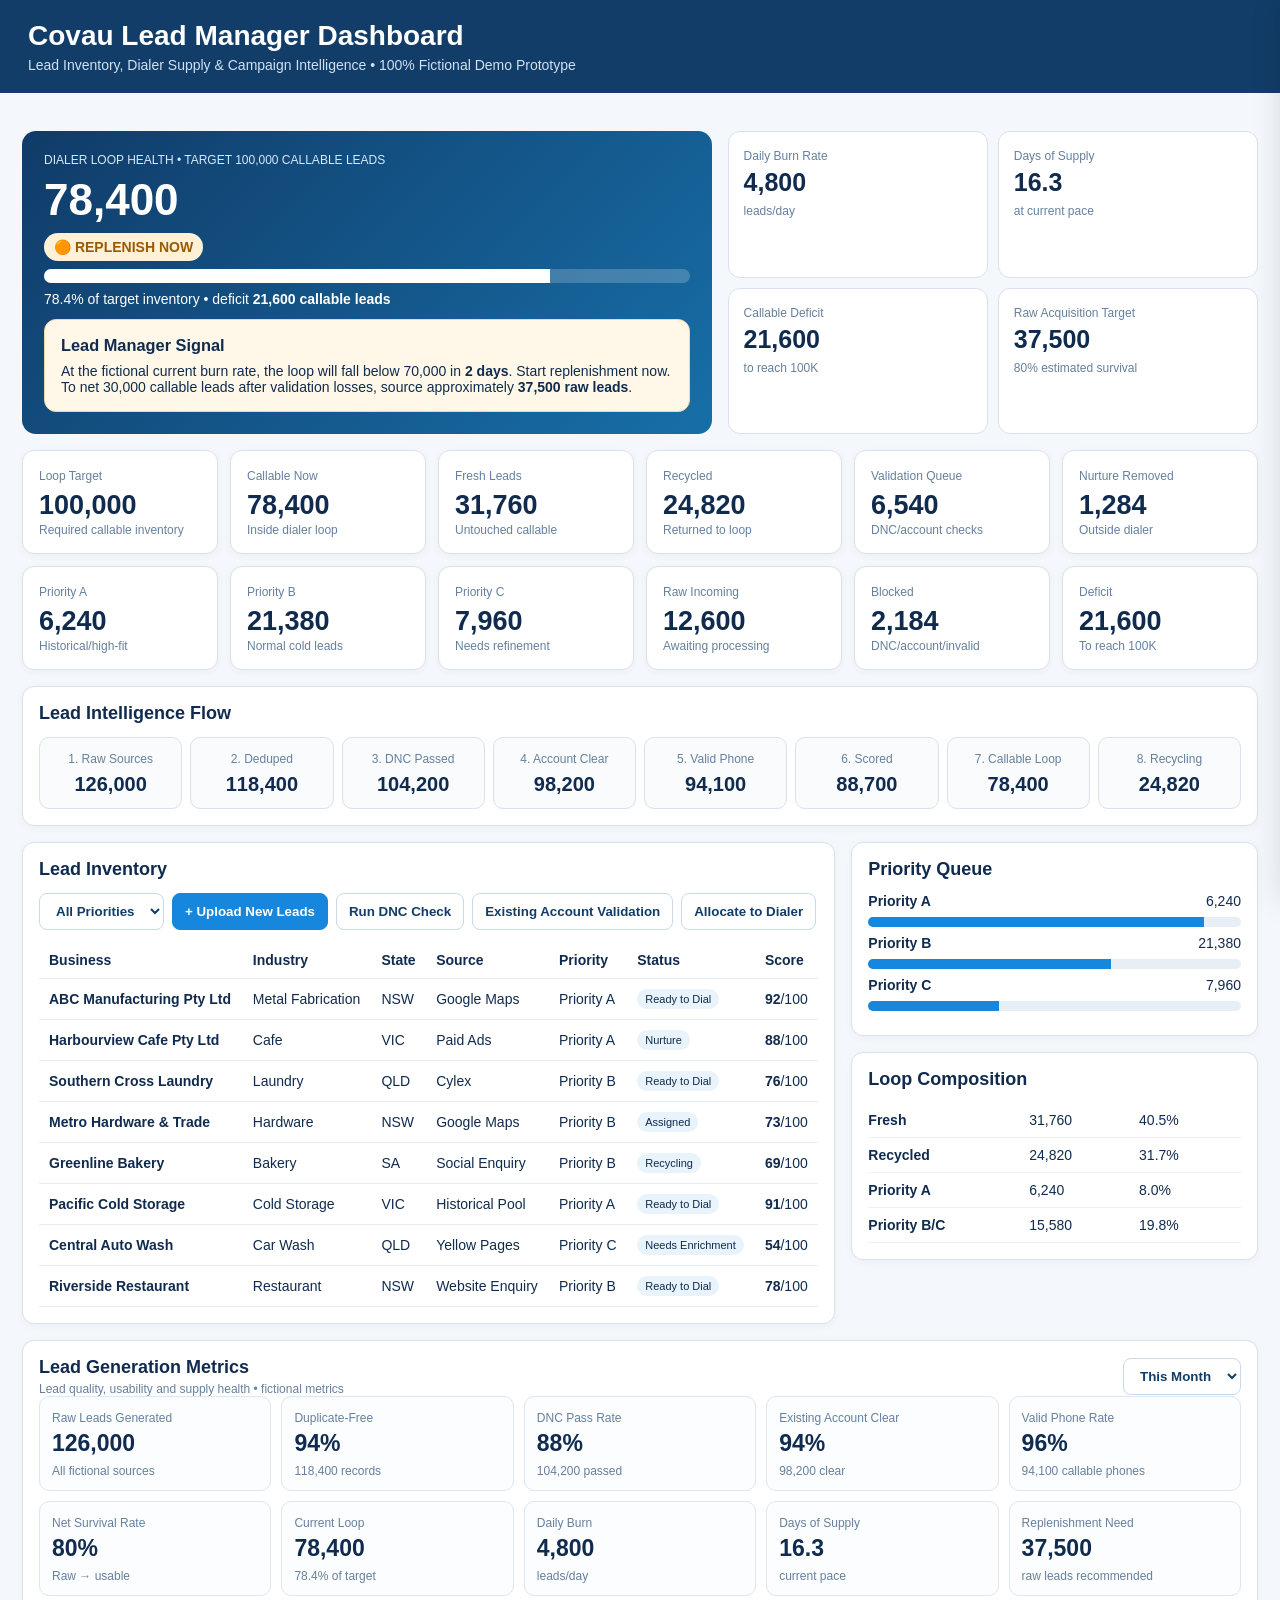
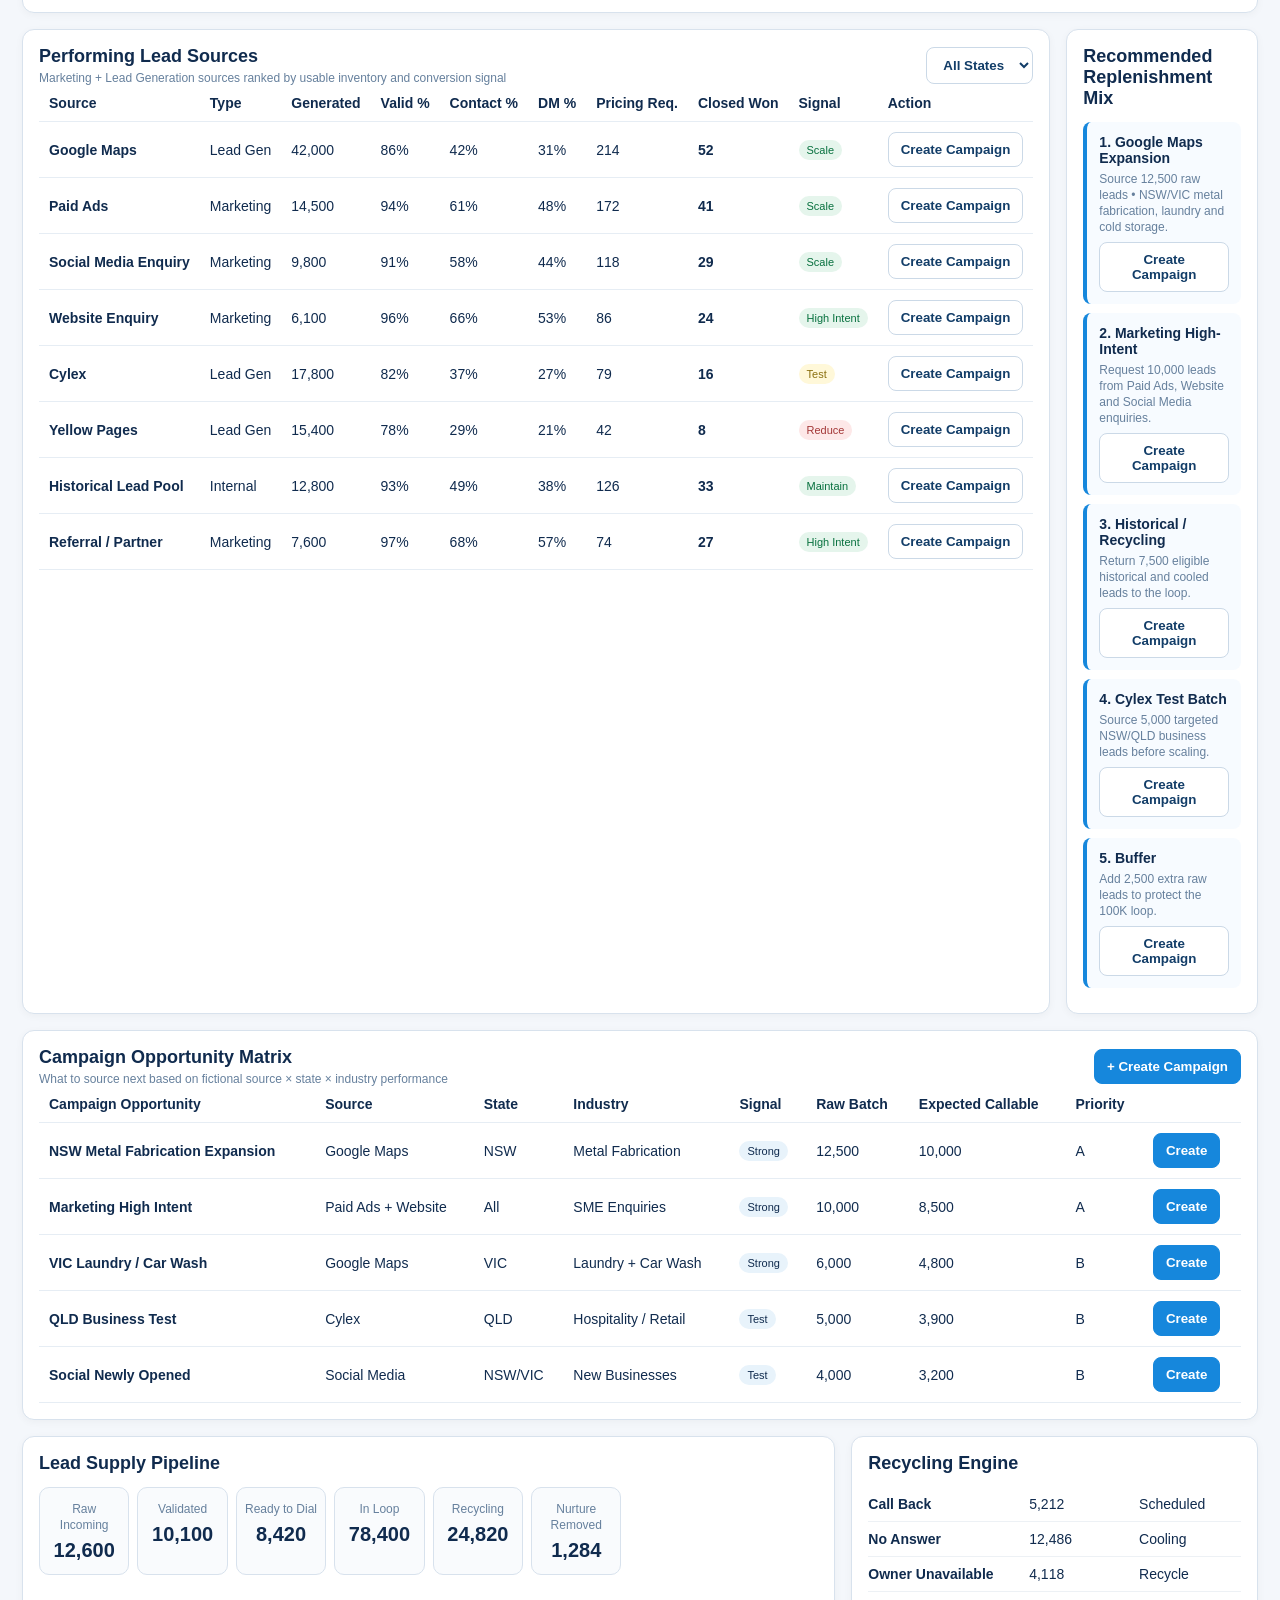
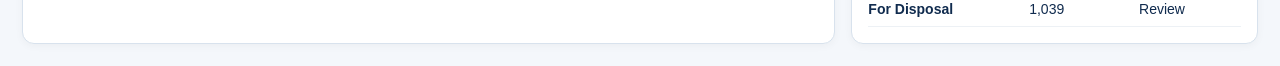
<file: lead-manager-dashboard/index.html>
<!doctype html><html><head><meta charset="utf-8"><meta name="viewport" content="width=device-width,initial-scale=1"><title>Covau Lead Manager Dashboard</title><style>*{box-sizing:border-box}body{margin:0;font:14px Arial;background:#f4f7fb;color:#102b4e}.top{background:#123d68;color:#fff;padding:20px 28px}.top h1{margin:0 0 5px}.top p{margin:0;color:#cfe1f2}.wrap{padding:22px;max-width:1600px;margin:auto}.panel,.card{background:#fff;border:1px solid #d8e2ed;border-radius:12px;padding:16px;box-shadow:0 2px 8px #0000000a}.cards{display:grid;grid-template-columns:repeat(6,1fr);gap:12px}.card{cursor:pointer}.num{font-size:27px;font-weight:800;margin-top:7px}.sub{font-size:12px;color:#66809d}.grid{display:grid;grid-template-columns:2fr 1fr;gap:16px;margin-top:16px}.panel h2{margin:0 0 13px;font-size:18px}.flow{display:grid;grid-template-columns:repeat(8,1fr);gap:8px}.stage{padding:12px 8px;border:1px solid #d8e2ed;border-radius:10px;text-align:center;background:#f9fbfd;cursor:pointer}.stage b{display:block;font-size:20px;margin-top:7px}.bar{height:10px;background:#e8eef5;border-radius:8px;overflow:hidden;margin:8px 0}.bar i{display:block;height:100%;background:#1687dc}.row{display:grid;grid-template-columns:1.5fr 1fr 1fr;gap:8px;padding:9px 0;border-bottom:1px solid #edf1f5}.tag,.pill{display:inline-block;padding:4px 8px;border-radius:12px;background:#e8f3fb;font-size:11px}.controls{display:flex;gap:8px;margin-bottom:12px;flex-wrap:wrap}button,select,input{border:1px solid #cbd9e7;background:#fff;padding:9px 12px;border-radius:8px;color:#123d68;font-weight:600}button{cursor:pointer}.primary{background:#1687dc;color:#fff;border-color:#1687dc}.table{width:100%;border-collapse:collapse}.table th,.table td{text-align:left;padding:10px;border-bottom:1px solid #e6edf4;white-space:nowrap}.table tbody tr{cursor:pointer}.table tbody tr:hover{background:#f4f9fd}.sectionhead{display:flex;justify-content:space-between;align-items:center;gap:12px}.metricgrid{display:grid;grid-template-columns:repeat(5,1fr);gap:10px}.metric{border:1px solid #dce7f0;border-radius:10px;padding:12px;background:#fbfdff}.metric b{display:block;font-size:23px;margin:5px 0}.sourcegrid{display:grid;grid-template-columns:1.55fr 1fr;gap:16px;margin-top:16px}.recommend{border-left:4px solid #1687dc;background:#f7fbff;padding:12px;margin:9px 0;border-radius:8px}.recommend strong{display:block;margin-bottom:4px}.loop{display:grid;grid-template-columns:1.3fr 1fr;gap:16px;margin-top:16px}.loophero{background:linear-gradient(135deg,#103b68,#176fa8);color:#fff;border-radius:14px;padding:22px}.loophero .big{font-size:44px;font-weight:900;margin:8px 0}.loophero .bar{background:#ffffff33;height:14px}.loophero .bar i{background:#fff}.loopstats{display:grid;grid-template-columns:repeat(2,1fr);gap:10px}.loopstat{background:#fff;border:1px solid #d8e2ed;border-radius:12px;padding:15px}.loopstat b{display:block;font-size:25px;margin:5px 0}.signal{display:inline-block;padding:6px 10px;border-radius:999px;font-weight:900}.orange{background:#fff0d8;color:#9a5b00}.green{background:#e5f5ec;color:#08713f}.red{background:#fde8e8;color:#a33737}.yellow{background:#fff8d9;color:#8b7010}.actionbox{background:#fff8e9;border:1px solid #efd8a7;border-radius:12px;padding:16px;margin-top:12px}.actionbox h3{margin:0 0 8px}.drawer{position:fixed;right:-520px;top:0;width:510px;height:100%;background:#fff;box-shadow:-8px 0 30px #0002;padding:24px;transition:.25s;z-index:4;overflow:auto}.drawer.open{right:0}.close{float:right}.modalbg{display:none;position:fixed;inset:0;background:#102b4e99;z-index:10;align-items:center;justify-content:center;padding:20px}.modalbg.show{display:flex}.modal{background:#fff;width:min(780px,96vw);max-height:88vh;overflow:auto;border-radius:14px;padding:20px}.resultbox{padding:12px;border-radius:10px;background:#f6f9fc;border:1px solid #d8e2ed;margin-top:10px}@media(max-width:1000px){.cards,.metricgrid{grid-template-columns:repeat(2,1fr)}.flow{grid-template-columns:repeat(3,1fr)}.grid,.sourcegrid,.loop{grid-template-columns:1fr}}</style></head><body><header class="top"><h1>Covau Lead Manager Dashboard</h1><p>Lead Inventory, Dialer Supply & Campaign Intelligence • 100% Fictional Demo Prototype</p></header><main class="wrap"><div class="loop"><section class="loophero"><div class="sub" style="color:#d5e9f8">DIALER LOOP HEALTH • TARGET 100,000 CALLABLE LEADS</div><div class="big">78,400</div><span class="signal orange">🟠 REPLENISH NOW</span><div class="bar"><i style="width:78.4%"></i></div><div>78.4% of target inventory • deficit <b>21,600 callable leads</b></div><div class="actionbox" style="color:#102b4e"><h3>Lead Manager Signal</h3>At the fictional current burn rate, the loop will fall below 70,000 in <b>2 days</b>. Start replenishment now. To net 30,000 callable leads after validation losses, source approximately <b>37,500 raw leads</b>.</div></section><section class="loopstats"><div class="loopstat"><span class="sub">Daily Burn Rate</span><b>4,800</b><span class="sub">leads/day</span></div><div class="loopstat"><span class="sub">Days of Supply</span><b>16.3</b><span class="sub">at current pace</span></div><div class="loopstat"><span class="sub">Callable Deficit</span><b>21,600</b><span class="sub">to reach 100K</span></div><div class="loopstat"><span class="sub">Raw Acquisition Target</span><b>37,500</b><span class="sub">80% estimated survival</span></div></section></div><div class="cards" id="cards" style="margin-top:16px"></div><div class="panel" style="margin-top:16px"><h2>Lead Intelligence Flow</h2><div class="flow" id="flow"></div></div><div class="grid"><section class="panel"><h2>Lead Inventory</h2><div class="controls"><select id="filter"><option>All Priorities</option><option>Priority A</option><option>Priority B</option><option>Priority C</option></select><button class="primary" onclick="demo('Upload New Leads workflow opened')">+ Upload New Leads</button><button onclick="demo('DNC validation batch queued')">Run DNC Check</button><button onclick="openValidation()">Existing Account Validation</button><button onclick="demo('Selected leads allocated to predictive dialer')">Allocate to Dialer</button></div><div style="overflow:auto"><table class="table"><thead><tr><th>Business</th><th>Industry</th><th>State</th><th>Source</th><th>Priority</th><th>Status</th><th>Score</th></tr></thead><tbody id="leads"></tbody></table></div></section><aside><div class="panel"><h2>Priority Queue</h2><div id="priorities"></div></div><div class="panel" style="margin-top:16px"><h2>Loop Composition</h2><div class="row"><b>Fresh</b><span>31,760</span><span>40.5%</span></div><div class="row"><b>Recycled</b><span>24,820</span><span>31.7%</span></div><div class="row"><b>Priority A</b><span>6,240</span><span>8.0%</span></div><div class="row"><b>Priority B/C</b><span>15,580</span><span>19.8%</span></div></div></aside></div><div class="panel" style="margin-top:16px"><div class="sectionhead"><div><h2 style="margin-bottom:4px">Lead Generation Metrics</h2><div class="sub">Lead quality, usability and supply health • fictional metrics</div></div><select><option>This Month</option><option>This Week</option><option>Today</option></select></div><div class="metricgrid" id="metrics"></div></div><div class="sourcegrid"><section class="panel"><div class="sectionhead"><div><h2 style="margin-bottom:4px">Performing Lead Sources</h2><div class="sub">Marketing + Lead Generation sources ranked by usable inventory and conversion signal</div></div><select><option>All States</option><option>NSW</option><option>VIC</option><option>QLD</option><option>SA</option></select></div><div style="overflow:auto"><table class="table"><thead><tr><th>Source</th><th>Type</th><th>Generated</th><th>Valid %</th><th>Contact %</th><th>DM %</th><th>Pricing Req.</th><th>Closed Won</th><th>Signal</th><th>Action</th></tr></thead><tbody id="sources"></tbody></table></div></section><aside class="panel"><h2>Recommended Replenishment Mix</h2><div id="actions"></div></aside></div><div class="panel" style="margin-top:16px"><div class="sectionhead"><div><h2 style="margin-bottom:4px">Campaign Opportunity Matrix</h2><div class="sub">What to source next based on fictional source × state × industry performance</div></div><button class="primary" onclick="openCampaign('Custom Lead Campaign','Choose source, state, industry and target')">+ Create Campaign</button></div><div style="overflow:auto"><table class="table"><thead><tr><th>Campaign Opportunity</th><th>Source</th><th>State</th><th>Industry</th><th>Signal</th><th>Raw Batch</th><th>Expected Callable</th><th>Priority</th><th></th></tr></thead><tbody id="campaigns"></tbody></table></div></div><div class="grid"><section class="panel"><h2>Lead Supply Pipeline</h2><div class="flow" id="pipeline"></div></section><section class="panel"><h2>Recycling Engine</h2><div class="row"><b>Call Back</b><span>5,212</span><span>Scheduled</span></div><div class="row"><b>No Answer</b><span>12,486</span><span>Cooling</span></div><div class="row"><b>Owner Unavailable</b><span>4,118</span><span>Recycle</span></div><div class="row"><b>For Disposal</b><span>1,039</span><span>Review</span></div></section></div></main><aside class="drawer" id="drawer"><button class="close" onclick="drawer.classList.remove('open')">✕</button><h2 id="dname"></h2><p id="ddetail"></p><hr><h3 id="drawerTitle"></h3><div id="dintel"></div><br><div id="drawerActions"></div></aside><div class="modalbg" id="validationModal"><div class="modal"><button class="close" onclick="validationModal.classList.remove('show')">✕</button><h2>Existing Account Validation</h2><p class="sub">Fictional demo validation against simulated existing-account records.</p><button class="primary" onclick="runValidation()">Run Validation</button><div id="validationResults" class="resultbox">Ready to validate 8 demo leads.</div></div></div><div class="modalbg" id="campaignModal"><div class="modal"><button class="close" onclick="campaignModal.classList.remove('show')">✕</button><h2>Create Lead Campaign</h2><div id="campaignForm"></div></div></div><script>const $=id=>document.getElementById(id),demo=x=>alert('Demo: '+x);const summary=[['Loop Target','100,000','Required callable inventory'],['Callable Now','78,400','Inside dialer loop'],['Fresh Leads','31,760','Untouched callable'],['Recycled','24,820','Returned to loop'],['Validation Queue','6,540','DNC/account checks'],['Nurture Removed','1,284','Outside dialer'],['Priority A','6,240','Historical/high-fit'],['Priority B','21,380','Normal cold leads'],['Priority C','7,960','Needs refinement'],['Raw Incoming','12,600','Awaiting processing'],['Blocked','2,184','DNC/account/invalid'],['Deficit','21,600','To reach 100K']];$('cards').innerHTML=summary.map(x=>`<div class=card onclick="demo('${x[0]} drill-down')"><span class=sub>${x[0]}</span><div class=num>${x[1]}</div><span class=sub>${x[2]}</span></div>`).join('');const stages=[['Raw Sources',126000],['Deduped',118400],['DNC Passed',104200],['Account Clear',98200],['Valid Phone',94100],['Scored',88700],['Callable Loop',78400],['Recycling',24820]];$('flow').innerHTML=stages.map((x,i)=>`<div class=stage onclick="demo('${x[0]} drill-down')"><span class=sub>${i+1}. ${x[0]}</span><b>${x[1].toLocaleString()}</b></div>`).join('');const supply=[['Raw Incoming',12600],['Validated',10100],['Ready to Dial',8420],['In Loop',78400],['Recycling',24820],['Nurture Removed',1284]];$('pipeline').innerHTML=supply.map(x=>`<div class=stage onclick="demo('${x[0]} leads')"><span class=sub>${x[0]}</span><b>${x[1].toLocaleString()}</b></div>`).join('');const leadData=[['ABC Manufacturing Pty Ltd','Metal Fabrication','NSW','Google Maps','A','Ready to Dial',92],['Harbourview Cafe Pty Ltd','Cafe','VIC','Paid Ads','A','Nurture',88],['Southern Cross Laundry','Laundry','QLD','Cylex','B','Ready to Dial',76],['Metro Hardware & Trade','Hardware','NSW','Google Maps','B','Assigned',73],['Greenline Bakery','Bakery','SA','Social Enquiry','B','Recycling',69],['Pacific Cold Storage','Cold Storage','VIC','Historical Pool','A','Ready to Dial',91],['Central Auto Wash','Car Wash','QLD','Yellow Pages','C','Needs Enrichment',54],['Riverside Restaurant','Restaurant','NSW','Website Enquiry','B','Ready to Dial',78]];function renderLeads(){let f=$('filter').value.slice(-1);$('leads').innerHTML=leadData.filter(x=>$('filter').value==='All Priorities'||x[4]===f).map((x,i)=>`<tr onclick="openLead(${leadData.indexOf(x)})"><td><b>${x[0]}</b></td><td>${x[1]}</td><td>${x[2]}</td><td>${x[3]}</td><td>Priority ${x[4]}</td><td><span class=tag>${x[5]}</span></td><td><b>${x[6]}</b>/100</td></tr>`).join('')}$('filter').onchange=renderLeads;renderLeads();$('priorities').innerHTML=[['Priority A',6240,90],['Priority B',21380,65],['Priority C',7960,35]].map(x=>`<div><b>${x[0]}</b><span style="float:right">${x[1].toLocaleString()}</span><div class=bar><i style="width:${x[2]}%"></i></div></div>`).join('');function openLead(i){let x=leadData[i];$('dname').textContent=x[0];$('ddetail').textContent=`${x[1]} • ${x[2]} • ${x[3]}`;$('drawerTitle').textContent='Lead Intelligence';$('dintel').innerHTML=`<p><b>Source:</b> ${x[3]}</p><p><b>Priority:</b> ${x[4]}</p><p><b>Lead Score:</b> ${x[6]}/100</p><p><b>DNC:</b> Passed</p><p><b>Existing Account:</b> Clear</p><p><b>Dialer Status:</b> ${x[5]}</p>`;$('drawerActions').innerHTML='<button class=primary onclick="demo(\'Lead allocated to dialer\')">Allocate to Dialer</button>';$('drawer').classList.add('open')}const metrics=[['Raw Leads Generated','126,000','All fictional sources'],['Duplicate-Free','94%','118,400 records'],['DNC Pass Rate','88%','104,200 passed'],['Existing Account Clear','94%','98,200 clear'],['Valid Phone Rate','96%','94,100 callable phones'],['Net Survival Rate','80%','Raw → usable'],['Current Loop','78,400','78.4% of target'],['Daily Burn','4,800','leads/day'],['Days of Supply','16.3','current pace'],['Replenishment Need','37,500','raw leads recommended']];$('metrics').innerHTML=metrics.map(x=>`<div class=metric><span class=sub>${x[0]}</span><b>${x[1]}</b><span class=sub>${x[2]}</span></div>`).join('');const sources=[['Google Maps','Lead Gen',42000,86,42,31,214,52,'Scale'],['Paid Ads','Marketing',14500,94,61,48,172,41,'Scale'],['Social Media Enquiry','Marketing',9800,91,58,44,118,29,'Scale'],['Website Enquiry','Marketing',6100,96,66,53,86,24,'High Intent'],['Cylex','Lead Gen',17800,82,37,27,79,16,'Test'],['Yellow Pages','Lead Gen',15400,78,29,21,42,8,'Reduce'],['Historical Lead Pool','Internal',12800,93,49,38,126,33,'Maintain'],['Referral / Partner','Marketing',7600,97,68,57,74,27,'High Intent']];$('sources').innerHTML=sources.map((x,i)=>`<tr onclick="sourceDetail(${i})"><td><b>${x[0]}</b></td><td>${x[1]}</td><td>${x[2].toLocaleString()}</td><td>${x[3]}%</td><td>${x[4]}%</td><td>${x[5]}%</td><td>${x[6]}</td><td><b>${x[7]}</b></td><td><span class="pill ${x[8]==='Reduce'?'red':x[8]==='Test'?'yellow':'green'}">${x[8]}</span></td><td><button onclick="event.stopPropagation();openCampaign('${x[0]} Campaign','Source: ${x[0]}')">Create Campaign</button></td></tr>`).join('');function sourceDetail(i){let x=sources[i];$('dname').textContent=x[0];$('ddetail').textContent=x[1]+' source • fictional performance';$('drawerTitle').textContent='Source Performance';$('dintel').innerHTML=`<p><b>Generated:</b> ${x[2].toLocaleString()}</p><p><b>Valid:</b> ${x[3]}%</p><p><b>Contact:</b> ${x[4]}%</p><p><b>Decision Maker:</b> ${x[5]}%</p><p><b>Pricing Requests:</b> ${x[6]}</p><p><b>Closed Won:</b> ${x[7]}</p><p><b>Signal:</b> ${x[8]}</p>`;$('drawerActions').innerHTML=`<button class=primary onclick="openCampaign('${x[0]} Expansion','Source: ${x[0]}')">Create Campaign</button>`;$('drawer').classList.add('open')}$('actions').innerHTML=[['1. Google Maps Expansion','Source 12,500 raw leads • NSW/VIC metal fabrication, laundry and cold storage.','12,500'],['2. Marketing High-Intent','Request 10,000 leads from Paid Ads, Website and Social Media enquiries.','10,000'],['3. Historical / Recycling','Return 7,500 eligible historical and cooled leads to the loop.','7,500'],['4. Cylex Test Batch','Source 5,000 targeted NSW/QLD business leads before scaling.','5,000'],['5. Buffer','Add 2,500 extra raw leads to protect the 100K loop.','2,500']].map(x=>`<div class=recommend><strong>${x[0]}</strong><span class=sub>${x[1]}</span><br><button style="margin-top:8px" onclick="openCampaign('${x[0]}','Suggested raw batch: ${x[2]}')">Create Campaign</button></div>`).join('');const campaigns=[['NSW Metal Fabrication Expansion','Google Maps','NSW','Metal Fabrication','Strong',12500,10000,'A'],['Marketing High Intent','Paid Ads + Website','All','SME Enquiries','Strong',10000,8500,'A'],['VIC Laundry / Car Wash','Google Maps','VIC','Laundry + Car Wash','Strong',6000,4800,'B'],['QLD Business Test','Cylex','QLD','Hospitality / Retail','Test',5000,3900,'B'],['Social Newly Opened','Social Media','NSW/VIC','New Businesses','Test',4000,3200,'B']];$('campaigns').innerHTML=campaigns.map(x=>`<tr><td><b>${x[0]}</b></td><td>${x[1]}</td><td>${x[2]}</td><td>${x[3]}</td><td><span class=pill>${x[4]}</span></td><td>${x[5].toLocaleString()}</td><td>${x[6].toLocaleString()}</td><td>${x[7]}</td><td><button class=primary onclick="openCampaign('${x[0]}','${x[1]} • ${x[2]} • ${x[3]} • Raw target ${x[5].toLocaleString()}')">Create</button></td></tr>`).join('');function openValidation(){$('validationModal').classList.add('show');$('validationResults').innerHTML='Ready to validate <b>8 demo leads</b>.'}function runValidation(){$('validationResults').innerHTML='<b>Validation complete — fictional demo</b><br><br>✓ Clear: <b>5</b><br>⚠ Existing Customer: <b>1</b><br>⚠ Linked Account: <b>1</b><br>🔎 Possible Match: <b>1</b><br><br>Matched leads are blocked from dialer allocation.'}function openCampaign(name,detail){$('drawer').classList.remove('open');$('campaignModal').classList.add('show');$('campaignForm').innerHTML=`<div class=resultbox><b>${name}</b><br>${detail}</div><p><label>Campaign Name</label><br><input style="width:100%" value="${name}"></p><p><label>Raw Lead Target</label><br><input style="width:100%" value="10,000"></p><p><label>Priority</label><br><select style="width:100%"><option>A</option><option selected>B</option><option>C</option></select></p><button class=primary onclick="demo('Fictional campaign created');$('campaignModal').classList.remove('show')">Save Demo Campaign</button>`}</script></body></html>
</file>
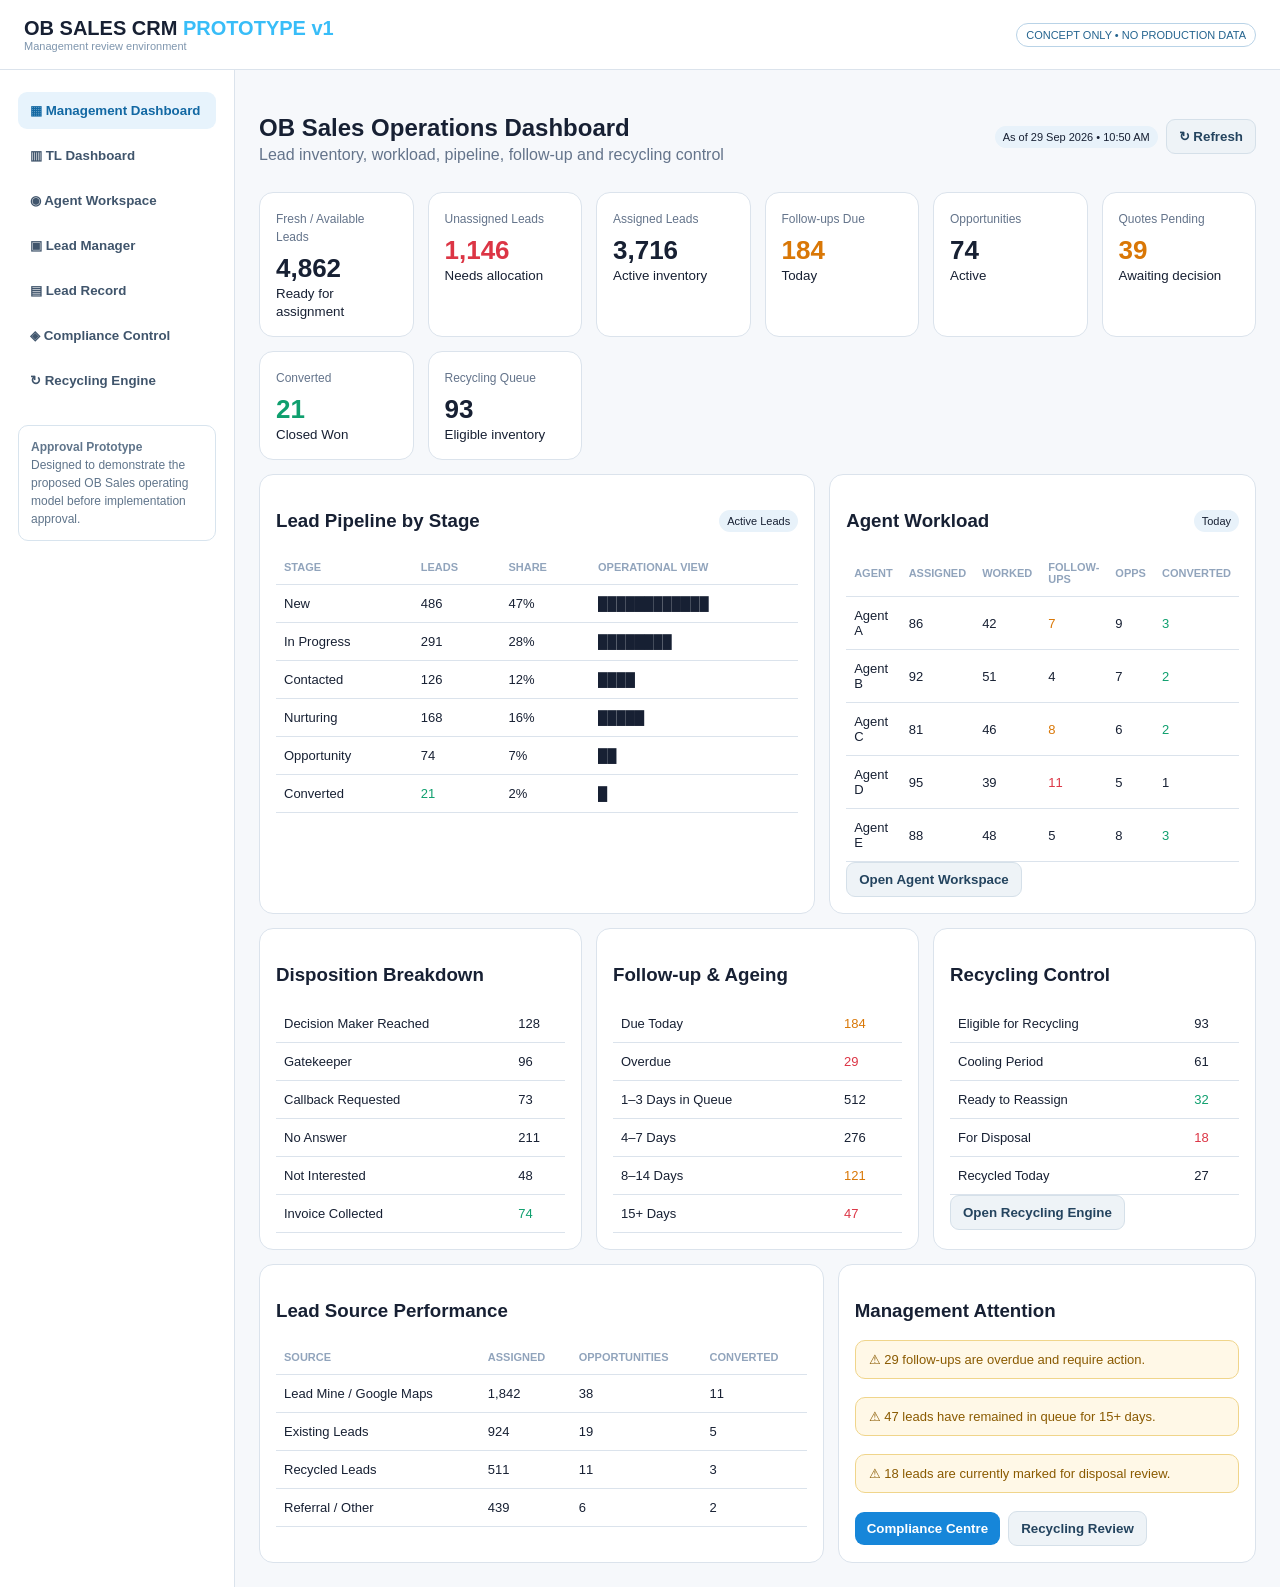
<file: ob-sales-prototype/index.html>
<!doctype html><html><head><meta charset='utf-8'><meta name='viewport' content='width=device-width,initial-scale=1'><title>OB Sales CRM Prototype v1</title><style>
:root{--bg:#f6f8fb;--panel:#ffffff;--panel2:#f8fafc;--text:#172033;--muted:#64748b;--accent:#1686d9;--ok:#0f9f6e;--warn:#d97706;--bad:#dc3545;--line:#dbe3ec}*{box-sizing:border-box}body{margin:0;font-family:Inter,Arial,sans-serif;background:var(--bg);color:var(--text)}header{height:70px;padding:14px 24px;display:flex;align-items:center;justify-content:space-between;border-bottom:1px solid var(--line);background:#ffffff;position:sticky;top:0;z-index:5}.brand{font-weight:800;font-size:20px}.tag{font-size:11px;padding:5px 9px;border:1px solid #b9d3e7;border-radius:999px;color:#24648f}.app{display:grid;grid-template-columns:235px 1fr;min-height:calc(100vh - 70px)}aside{border-right:1px solid var(--line);padding:18px;background:#ffffff}nav button{width:100%;text-align:left;margin:4px 0;padding:11px 12px;border:0;border-radius:9px;background:transparent;color:#40556c;cursor:pointer;font-weight:650}nav button.active,nav button:hover{background:#e7f3fc;color:#1268a3}.note{margin-top:22px;padding:12px;border:1px solid #d8e4ee;border-radius:10px;color:#60758b;font-size:12px;line-height:1.5}main{padding:24px;max-width:1500px}.view{display:none}.view.active{display:block}.title{display:flex;justify-content:space-between;align-items:end;margin-bottom:18px}.title h1{margin:0;font-size:26px}.title p{margin:6px 0 0;color:var(--muted)}.grid{display:grid;gap:14px}.kpis{grid-template-columns:repeat(6,1fr)}.card{background:var(--panel);border:1px solid var(--line);border-radius:14px;padding:16px}.kpi b{font-size:26px;display:block;margin-top:8px}.kpi span{color:var(--muted);font-size:12px}.two{grid-template-columns:1.35fr 1fr}.three{grid-template-columns:repeat(3,1fr)}table{width:100%;border-collapse:collapse;font-size:13px}th,td{padding:11px 8px;border-bottom:1px solid var(--line);text-align:left}th{color:#91a4bc;font-size:11px;text-transform:uppercase}.pill{display:inline-block;padding:5px 8px;border-radius:999px;background:#e8f2fa;font-size:11px}.ok{color:var(--ok)}.warn{color:var(--warn)}.bad{color:var(--bad)}.btn{border:0;border-radius:9px;padding:9px 12px;background:#1686d9;color:white;font-weight:700;cursor:pointer}.btn.alt{background:#eef3f7;color:#24445f;border:1px solid #d5e0e9}.btn.danger{background:#dc3545}.queue{display:grid;grid-template-columns:1.15fr 1fr;gap:14px}.lead{cursor:pointer}.lead:hover{background:#f5f9fc}.lead.selected{outline:2px solid #2787bd}.lead h3{margin:0 0 6px}.lead small{color:var(--muted)}.row{display:flex;gap:8px;align-items:center;flex-wrap:wrap}.space{justify-content:space-between}.timeline{border-left:2px solid #27435f;margin-left:7px;padding-left:16px}.event{margin:0 0 16px}.event small{color:var(--muted)}.contactbox{display:grid;grid-template-columns:1fr 1fr 1fr;gap:10px}.metric{background:#f8fafc;padding:12px;border-radius:10px;border:1px solid #dbe3ec}.metric strong{display:block;font-size:20px}.flow{display:flex;gap:7px;align-items:center;overflow:auto;padding:8px 0}.step{min-width:110px;padding:10px;border-radius:10px;border:1px solid #31506e;text-align:center;color:#a8bed3}.step.on{background:#123b55;color:white;border-color:#38bdf8}.arrow{color:#53708c}.alert{padding:11px 13px;border-radius:10px;background:#fff8e7;border:1px solid #f0d58b;color:#8a5a00;font-size:13px}.demo-banner{background:#eef8ff;border:1px solid #b9ddf4;color:#24648f;padding:9px 13px;border-radius:9px;font-size:12px}.modal{position:fixed;inset:0;background:#33415580;display:none;align-items:center;justify-content:center;z-index:20}.modal.show{display:flex}.modal .card{width:min(520px,92vw)}select,input,textarea{width:100%;background:#0b1727;border:1px solid #304760;border-radius:8px;color:#172033;padding:10px;margin:5px 0 10px}label{font-size:12px;color:#9eb2c8}select,input,textarea{background:#fff!important;color:#172033!important;border:1px solid #cbd5e1!important}select option{background:#fff;color:#172033}input[type="date"],input[type="time"],input[type="datetime-local"]{color-scheme:light}textarea::placeholder,input::placeholder{color:#94a3b8}select:focus,input:focus,textarea:focus{outline:2px solid #93c5fd;outline-offset:0;border-color:#3b82f6!important}@media(max-width:1200px){#agent>div[style*='grid-template-columns:1.02fr']{grid-template-columns:1fr 1.5fr!important}#agent>div[style*='grid-template-columns:1.02fr']>div:last-child{grid-column:1/-1}.app{grid-template-columns:200px 1fr}}@media(max-width:1000px){.app{grid-template-columns:1fr}aside{display:none}.kpis,.three,.two,.queue{grid-template-columns:1fr 1fr}}@media(max-width:650px){.kpis,.three,.two,.queue,.contactbox{grid-template-columns:1fr}main{padding:14px}}
@keyframes pulseRing{0%{box-shadow:0 0 0 0 rgba(22,134,217,.35)}70%{box-shadow:0 0 0 10px rgba(22,134,217,0)}100%{box-shadow:0 0 0 0 rgba(22,134,217,0)}}.dial-live{animation:pulseRing 1.3s infinite}.callbar{display:none;margin-top:10px;padding:12px;border:1px solid #b9ddf4;background:#f0f9ff;border-radius:10px}.callbar.show{display:block}</style></head><body><header><div><div class='brand'>OB SALES CRM <span style='color:#38bdf8'>PROTOTYPE v1</span></div><div style='font-size:11px;color:#7f96ae'>Management review environment</div></div><div class='tag'>CONCEPT ONLY • NO PRODUCTION DATA</div></header><div class='app'><aside><nav id='nav'><button class='active' data-v='management'>▦ Management Dashboard</button><button data-v='tldashboard'>▥ TL Dashboard</button><button data-v='agent'>◉ Agent Workspace</button><button data-v='leadmanager'>▣ Lead Manager</button><button data-v='leadrecord'>▤ Lead Record</button><button data-v='compliance'>◈ Compliance Control</button><button data-v='recycle'>↻ Recycling Engine</button></nav><div class='note'><b>Approval Prototype</b><br>Designed to demonstrate the proposed OB Sales operating model before implementation approval.</div></aside><main>
<section id='management' class='view active'><div class='row space'><div><h1 style='margin-bottom:4px'>OB Sales Operations Dashboard</h1><p style='margin-top:0;color:var(--muted)'>Lead inventory, workload, pipeline, follow-up and recycling control</p></div><div class='row'><span class='pill'>As of 29 Sep 2026 • 10:50 AM</span><button class='btn alt'>↻ Refresh</button></div></div>
<div class='grid kpis' style='margin-top:12px'><div class='card kpi'><span>Fresh / Available Leads</span><b>4,862</b><small>Ready for assignment</small></div><div class='card kpi'><span>Unassigned Leads</span><b class='bad'>1,146</b><small>Needs allocation</small></div><div class='card kpi'><span>Assigned Leads</span><b>3,716</b><small>Active inventory</small></div><div class='card kpi'><span>Follow-ups Due</span><b class='warn'>184</b><small>Today</small></div><div class='card kpi'><span>Opportunities</span><b>74</b><small>Active</small></div><div class='card kpi'><span>Quotes Pending</span><b class='warn'>39</b><small>Awaiting decision</small></div><div class='card kpi'><span>Converted</span><b class='ok'>21</b><small>Closed Won</small></div><div class='card kpi'><span>Recycling Queue</span><b>93</b><small>Eligible inventory</small></div></div>
<div class='grid two' style='margin-top:14px'><div class='card'><div class='row space'><h3>Lead Pipeline by Stage</h3><span class='pill'>Active Leads</span></div><table><tr><th>Stage</th><th>Leads</th><th>Share</th><th>Operational View</th></tr><tr><td>New</td><td>486</td><td>47%</td><td>████████████</td></tr><tr><td>In Progress</td><td>291</td><td>28%</td><td>████████</td></tr><tr><td>Contacted</td><td>126</td><td>12%</td><td>████</td></tr><tr><td>Nurturing</td><td>168</td><td>16%</td><td>█████</td></tr><tr><td>Opportunity</td><td>74</td><td>7%</td><td>██</td></tr><tr><td>Converted</td><td class='ok'>21</td><td>2%</td><td>█</td></tr></table></div><div class='card'><div class='row space'><h3>Agent Workload</h3><span class='pill'>Today</span></div><table><tr><th>Agent</th><th>Assigned</th><th>Worked</th><th>Follow-ups</th><th>Opps</th><th>Converted</th></tr><tr><td>Agent A</td><td>86</td><td>42</td><td class='warn'>7</td><td>9</td><td class='ok'>3</td></tr><tr><td>Agent B</td><td>92</td><td>51</td><td>4</td><td>7</td><td class='ok'>2</td></tr><tr><td>Agent C</td><td>81</td><td>46</td><td class='warn'>8</td><td>6</td><td class='ok'>2</td></tr><tr><td>Agent D</td><td>95</td><td>39</td><td class='bad'>11</td><td>5</td><td>1</td></tr><tr><td>Agent E</td><td>88</td><td>48</td><td>5</td><td>8</td><td class='ok'>3</td></tr></table><button class='btn alt' onclick="showView('agent')">Open Agent Workspace</button></div></div>
<div class='grid three' style='margin-top:14px'><div class='card'><h3>Disposition Breakdown</h3><table><tr><td>Decision Maker Reached</td><td>128</td></tr><tr><td>Gatekeeper</td><td>96</td></tr><tr><td>Callback Requested</td><td>73</td></tr><tr><td>No Answer</td><td>211</td></tr><tr><td>Not Interested</td><td>48</td></tr><tr><td>Invoice Collected</td><td class='ok'>74</td></tr></table></div><div class='card'><h3>Follow-up & Ageing</h3><table><tr><td>Due Today</td><td class='warn'>184</td></tr><tr><td>Overdue</td><td class='bad'>29</td></tr><tr><td>1–3 Days in Queue</td><td>512</td></tr><tr><td>4–7 Days</td><td>276</td></tr><tr><td>8–14 Days</td><td class='warn'>121</td></tr><tr><td>15+ Days</td><td class='bad'>47</td></tr></table></div><div class='card'><h3>Recycling Control</h3><table><tr><td>Eligible for Recycling</td><td>93</td></tr><tr><td>Cooling Period</td><td>61</td></tr><tr><td>Ready to Reassign</td><td class='ok'>32</td></tr><tr><td>For Disposal</td><td class='bad'>18</td></tr><tr><td>Recycled Today</td><td>27</td></tr></table><button class='btn alt' onclick="showView('recycling')">Open Recycling Engine</button></div></div>
<div class='grid two' style='margin-top:14px'><div class='card'><h3>Lead Source Performance</h3><table><tr><th>Source</th><th>Assigned</th><th>Opportunities</th><th>Converted</th></tr><tr><td>Lead Mine / Google Maps</td><td>1,842</td><td>38</td><td>11</td></tr><tr><td>Existing Leads</td><td>924</td><td>19</td><td>5</td></tr><tr><td>Recycled Leads</td><td>511</td><td>11</td><td>3</td></tr><tr><td>Referral / Other</td><td>439</td><td>6</td><td>2</td></tr></table></div><div class='card'><h3>Management Attention</h3><div class='alert'>⚠ 29 follow-ups are overdue and require action.</div><br><div class='alert'>⚠ 47 leads have remained in queue for 15+ days.</div><br><div class='alert'>⚠ 18 leads are currently marked for disposal review.</div><br><div class='row'><button class='btn' onclick="showView('compliance')">Compliance Centre</button><button class='btn alt' onclick="showView('recycling')">Recycling Review</button></div></div></div></section><section id='tldashboard' class='view'><div class='row space'><div><h1 style='margin-bottom:4px'>Team Leader Dashboard</h1><p style='margin-top:0;color:var(--muted)'>Operational lead tagging, agent workload and next-action control</p></div><div class='row'><span class='pill'>Today • 29 Sep 2026</span><button class='btn alt'>↻ Refresh</button></div></div>
<div class='card' style='margin-top:14px'><div class='row space'><div><h2 style='margin:0 0 4px'>Lead Tag Control</h2><small style='color:var(--muted)'>Live inventory view by exact sales outcome</small></div><span class='pill'>4,862 Total Active Leads</span></div><div class='flow' id='tltags' style='flex-wrap:wrap;margin-top:14px'><div class='step on' onclick="showTagBreakdown('New',1146)">New<br><b>1,146</b></div><div class='step' onclick="showTagBreakdown('Talked to Owner',382)">Talked to Owner<br><b>382</b></div><div class='step' onclick="showTagBreakdown('Talked to Gatekeeper',296)">Talked to Gatekeeper<br><b>296</b></div><div class='step' onclick="showTagBreakdown('Answering Machine',614)">Answering Machine<br><b>614</b></div><div class='step' onclick="showTagBreakdown('Early Hangup',127)">Early Hangup<br><b>127</b></div><div class='step' onclick="showTagBreakdown('No Answer',921)">No Answer<br><b>921</b></div><div class='step' onclick="showTagBreakdown('Awaiting Invoice',284)">Awaiting Invoice<br><b>284</b></div><div class='step' onclick="showTagBreakdown('Invoice Received',118)">Invoice Received<br><b>118</b></div><div class='step' onclick="showTagBreakdown('Pricing Requested',74)">Pricing Requested<br><b>74</b></div><div class='step' onclick="showTagBreakdown('Lost in Pricing – Unable to Proceed',31)">Lost in Pricing – Unable to Proceed<br><b>31</b></div><div class='step' onclick="showTagBreakdown('Quote Link Sent',39)">Quote Link Sent<br><b>39</b></div><div class='step' onclick="showTagBreakdown('Converted',21)">Converted<br><b>21</b></div></div><div id='tagbreakdown' style='margin-top:14px'></div></div>
<div class='grid kpis' style='margin-top:14px'><div class='card kpi'><span>Agents Online</span><b>18</b><small>of 20 rostered</small></div><div class='card kpi'><span>Leads Worked Today</span><b>1,042</b><small class='ok'>Active production</small></div><div class='card kpi'><span>Follow-ups Due</span><b class='warn'>184</b><small>29 overdue</small></div><div class='card kpi'><span>Invoices Received</span><b>118</b><small>Ready for pricing</small></div><div class='card kpi'><span>Pricing Requested</span><b>74</b><small>In pricing queue</small></div><div class='card kpi'><span>Converted</span><b class='ok'>21</b><small>Closed Won</small></div></div>
<div class='grid two' style='margin-top:14px'><div class='card'><div class='row space'><h3>Agent Workload & Lead Tags</h3><span class='pill'>Drill-down</span></div><table><tr><th>Agent</th><th>Assigned</th><th>Worked</th><th>Top Current Tag</th><th>Follow-ups</th><th>Action</th></tr><tr><td>Agent A</td><td>86</td><td>42</td><td>Awaiting Invoice</td><td class='warn'>7</td><td><button class='btn alt' onclick="showView('agent')">View</button></td></tr><tr><td>Agent B</td><td>92</td><td>51</td><td>No Answer</td><td>4</td><td><button class='btn alt'>View</button></td></tr><tr><td>Agent C</td><td>81</td><td>46</td><td>Talked to Owner</td><td class='warn'>8</td><td><button class='btn alt'>View</button></td></tr><tr><td>Agent D</td><td>95</td><td>39</td><td>Answering Machine</td><td class='bad'>11</td><td><button class='btn alt'>View</button></td></tr></table></div>
<div class='card'><h3>TL Attention Queue</h3><table><tr><th>Queue</th><th>Count</th><th>Priority</th></tr><tr><td>Overdue Follow-ups</td><td>29</td><td class='bad'>High</td></tr><tr><td>Awaiting Invoice 3+ Days</td><td>41</td><td class='warn'>Medium</td></tr><tr><td>Invoice Received – Pricing Not Requested</td><td>18</td><td class='bad'>High</td></tr><tr><td>Pricing Pending 2+ Days</td><td>12</td><td class='warn'>Medium</td></tr><tr><td>Quote Link Sent – Follow-up Due</td><td>16</td><td class='warn'>Medium</td></tr><tr><td>Lost in Pricing – Review</td><td>31</td><td>Review</td></tr></table></div></div>
<div class='grid three' style='margin-top:14px'><div class='card'><h3>Contact Outcomes Today</h3><p>Talked to Owner <b style='float:right'>128</b></p><p>Talked to Gatekeeper <b style='float:right'>96</b></p><p>Answering Machine <b style='float:right'>173</b></p><p>Early Hangup <b style='float:right'>38</b></p><p>No Answer <b style='float:right'>211</b></p></div><div class='card'><h3>Opportunity Movement</h3><p>Awaiting Invoice → Invoice Received <b style='float:right'>32</b></p><p>Invoice Received → Pricing Requested <b style='float:right'>27</b></p><p>Pricing → Quote Link Sent <b style='float:right'>14</b></p><p>Quote Link → Converted <b class='ok' style='float:right'>6</b></p></div><div class='card'><h3>TL Controls</h3><p style='color:var(--muted)'>Review exceptions and move inventory without changing the agent's call history.</p><div class='row'><button class='btn' onclick="showView('leadmanager')">Lead Manager</button><button class='btn alt' onclick="showView('recycle')">Recycling</button><button class='btn alt' onclick="showView('compliance')">Compliance</button></div></div></div></section>
<section id='leadmanager' class='view'><div class='row space'><div><h1 style='margin-bottom:4px'>Lead Manager</h1><p style='margin-top:0;color:var(--muted)'>Upload, validate, assign and control new lead inventory</p></div><div class='row'><span class='pill'>Lead Inventory Control</span><button class='btn alt'>Download Import Template</button></div></div>
<div class='grid kpis' style='margin-top:14px'><div class='card kpi'><span>Available Pool</span><b>4,862</b><small>Ready to assign</small></div><div class='card kpi'><span>Uploaded Today</span><b class='ok'>1,250</b><small>3 batches</small></div><div class='card kpi'><span>Needs Review</span><b class='warn'>47</b><small>Data quality</small></div><div class='card kpi'><span>Duplicates</span><b class='bad'>83</b><small>Held from import</small></div><div class='card kpi'><span>DNC Pending</span><b class='warn'>1,167</b><small>Wash required</small></div><div class='card kpi'><span>Assigned Today</span><b>500</b><small>To agents</small></div></div>
<div class='grid two' style='margin-top:14px'><div class='card'><h2>Upload New Leads</h2><p style='color:var(--muted)'>Import a CSV or Excel lead batch into the staging area before assignment.</p><div id='dropzone' style='border:2px dashed #93c5fd;background:#f7fbff;border-radius:14px;padding:34px;text-align:center;margin:16px 0'><div style='font-size:34px'>⇧</div><h3>Drop lead file here</h3><p style='color:var(--muted)'>CSV or XLSX • prototype upload simulation</p><input id='leadfile' type='file' accept='.csv,.xlsx,.xls' style='max-width:360px'><button class='btn' onclick='simulateLeadUpload()'>Upload & Validate Leads</button></div><div class='alert'>Required minimum fields: Business Name and Phone Number. Recommended: Industry, Address, Suburb, State, Postcode, Website, Lead Source and Sub Source.</div></div>
<div class='card'><h2>Import Settings</h2><label>Batch Name</label><input id='batchname' value='Lead Mine - NSW Business Batch 29 Sep'><div class='grid two'><div><label>Lead Source</label><select><option>Lead Mine</option><option>Existing Leads</option><option>Referral</option><option>Recycled</option></select></div><div><label>Sub Source</label><select><option>Google Maps</option><option>Business Directory</option><option>Manual Upload</option></select></div></div><label>Initial Assignment</label><select><option>Keep Unassigned / Available Pool</option><option>Assign evenly to selected agents</option><option>Assign to one agent</option></select><label>Duplicate Rule</label><select><option>Phone + Business Name / Address</option><option>Phone only</option></select><div class='row'><input type='checkbox' checked style='width:auto;margin:0'><span>Hold duplicate records for review</span></div><div class='row'><input type='checkbox' checked style='width:auto;margin:0'><span>Send imported leads to DNC wash before agent assignment</span></div></div></div>
<div class='card' id='validation' style='margin-top:14px'><div class='row space'><h2>Pre-Import Validation</h2><span class='pill'>Waiting for file</span></div><table><tr><th>Check</th><th>Status</th><th>Records</th><th>Action</th></tr><tr><td>Required fields</td><td>—</td><td>—</td><td>Validate upload</td></tr><tr><td>Valid phone format</td><td>—</td><td>—</td><td>Normalize</td></tr><tr><td>Duplicate check</td><td>—</td><td>—</td><td>Hold duplicates</td></tr><tr><td>DNC wash</td><td>—</td><td>—</td><td>Required before assignment</td></tr></table></div>
<div class='grid two' style='margin-top:14px'><div class='card'><div class='row space'><h2>Recent Upload Batches</h2><span class='pill'>Today</span></div><table><tr><th>Batch</th><th>Raw</th><th>Valid</th><th>Duplicate</th><th>Status</th></tr><tr><td>Hotels & Accommodation NSW</td><td>520</td><td>487</td><td>33</td><td class='warn'>DNC Wash</td></tr><tr><td>Construction VIC</td><td>430</td><td>407</td><td>23</td><td class='ok'>Ready</td></tr><tr><td>Cafes QLD</td><td>300</td><td>273</td><td>27</td><td class='ok'>Assigned</td></tr></table></div><div class='card'><h2>Assignment Control</h2><p><b>Ready for Assignment</b><span style='float:right' class='ok'>407 leads</span></p><label>Assign To</label><select><option>Agent A</option><option>Agent B</option><option>Agent C</option><option>Selected Team / Round Robin</option></select><label>Quantity</label><input type='number' value='100'><div class='row'><button class='btn' onclick="alert('Prototype: 100 leads assigned and inventory updated.')">Assign Leads</button><button class='btn alt'>Preview Leads</button></div><br><div class='alert'>Assignment should only release records that have passed duplicate and DNC controls.</div></div></div></section>
<section id='agent' class='view'><div class='row space' style='margin-bottom:12px'><div class='row'><button class='btn alt' onclick='backToQueue()'>← Back to Queue</button><div><h1 style='margin:0'>Lead Workspace</h1><p style='margin:3px 0;color:var(--muted)'>Work your assigned leads with call, email, SMS and follow-ups</p></div></div><div class='row'><span class='pill' id='leadcounter'>‹ &nbsp; 1 of 86 &nbsp; ›</span><button class='btn' onclick='nextDemoLead()'>Next Lead →</button></div></div>
<div class='card' style='padding:10px'><div class='row space'><div class='flow' id='leadtagflow' style='flex:1;flex-wrap:wrap'><div class='step'>New</div><div class='step on'>Talked to Owner</div><div class='step'>Talked to Gatekeeper</div><div class='step'>Answering Machine</div><div class='step'>Early Hangup</div><div class='step'>No Answer</div><div class='step'>Awaiting Invoice</div><div class='step'>Invoice Received</div><div class='step'>Pricing Requested</div><div class='step'>Lost in Pricing – Unable to Proceed</div><div class='step'>Quote Link Sent</div><div class='step'>Converted</div></div><div class='row'><button class='btn alt' style='border-color:#f59e0b;color:#c46b00'>♻ Move to Recycling</button><button class='btn alt' style='border-color:#ef4444;color:#dc2626'>▣ Move to Disposal</button></div></div></div>
<div style='display:grid;grid-template-columns:1.02fr 1.7fr 1.05fr;gap:14px;margin-top:14px'>
<div class='card'><div class='row space'><h3>Lead Details</h3><button class='btn alt'>✎ Edit</button></div><h2 id='agentbusiness'>ABC Manufacturing Pty Ltd</h2><p style='color:var(--muted)'>Metal Fabrication • NSW <span class='pill' style='float:right'>TALKED TO OWNER</span></p><h4>Contact Information</h4><p>☎ &nbsp; 02 9123 4567</p><p>▣ &nbsp; 0412 345 678</p><p>✉ &nbsp; accounts@abcmfg.com.au</p><hr style='border:0;border-top:1px solid var(--line)'><h4>Business Details</h4><table><tr><td>ABN</td><td>12 345 678 901</td></tr><tr><td>Address</td><td>Unit 4/12 Industrial Ave<br>Smithfield NSW 2164</td></tr><tr><td>Website</td><td style='color:#1686d9'>www.abcmfg.com.au</td></tr></table><h4>Lead Information</h4><table><tr><td>Lead Source</td><td>Lead Mine</td></tr><tr><td>Sub Source</td><td>Google Maps</td></tr><tr><td>Assigned To</td><td>Agent A</td></tr><tr><td>Lead Tag</td><td>Talked to Owner</td></tr><tr><td>Disposition</td><td>—</td></tr><tr><td>Lead Score</td><td><span class='pill ok'>78 (High)</span></td></tr><tr><td>First Assigned</td><td>18 Sept 2026</td></tr><tr><td>Days in Queue</td><td>3 days</td></tr></table><h4>Energy Account Information</h4><table><tr><td>Current Retailer</td><td>AGL</td></tr><tr><td>NMI</td><td>71050304210</td></tr><tr><td>Account Number</td><td>1234567890</td></tr><tr><td>Invoice Received</td><td class='ok'>✓ Yes (10 Sep 2026)</td></tr></table></div>
<div><div class='card' style='padding:10px'><div class='row'><button class='btn'>Activity</button><button class='btn alt' onclick='openDisposition()'>Log Call</button><button class='btn alt' onclick='openSMS()'>Send SMS</button><button class='btn alt' onclick='openEmail()'>Send Email</button><button class='btn alt' onclick='openFollowup()'>Set Follow-up</button><button class='btn alt'>Add Note</button></div></div><div class='card' style='margin-top:10px'><div class='row'><button class='btn alt'>Call Result</button><button class='btn alt' onclick='openSMS()'>SMS</button><button class='btn alt' onclick='openEmail()'>Email</button><button class='btn alt'>Note</button></div><div class='grid two' style='margin-top:12px'><div><label>Call Outcome *</label><select id='calloutcome'><option>Talked to Owner</option><option>Talked to Gatekeeper</option><option>Answering Machine</option><option>Early Hangup</option><option>No Answer</option></select></div><div><label>Lead Tag / Next Status *</label><select id='quicktag'><option>Awaiting Invoice</option><option>Talked to Owner</option><option>Talked to Gatekeeper</option><option>Answering Machine</option><option>Early Hangup</option><option>No Answer</option><option>Invoice Received</option><option>Pricing Requested</option><option>Lost in Pricing – Unable to Proceed</option><option>Quote Link Sent</option><option>Converted</option></select></div></div><label>Call Notes *</label><textarea rows='4'>Spoke with Michael (Operations Manager). Requested latest electricity invoice. Will send email with required documents.</textarea><div class='row'><input type='checkbox' checked style='width:auto;margin:0'><span>Set Follow-up</span><input type='date' value='2026-09-29'><input type='time' value='14:30'></div><button class='btn' style='display:block;margin:10px auto 0;width:62%' onclick='saveQuickCallResult()'>☎ Save Call Result & Next Lead →</button></div><div class='card' style='margin-top:10px'><div class='row space'><h3>Most Recent Activity</h3><span class='pill'>All Activities⌄</span></div><div class='timeline' id='timeline'><div class='event'><b>☎ Outbound Call</b><br>Spoke with Michael (Operations Manager). Requested latest electricity invoice.<br><small>Agent A • 29 Sep 2026, 10:45 AM</small></div><div class='event'><b>✉ Email Sent</b><br>Subject: Requested Latest Electricity Invoice<br><small>Agent A • 29 Sep 2026, 11:15 AM</small></div><div class='event'><b>▣ Follow-up Scheduled</b><br>Follow up to check if latest bill has been received.<br><small>Agent A • 29 Sep 2026, 2:30 PM</small></div></div></div></div>
<div><div class='card'><div class='row space'><h3>Next Action</h3><button class='btn alt'>▣ View Calendar</button></div><div style='background:#fff1f2;border:1px solid #fecdd3;padding:14px;border-radius:9px'><div class='row space'><b>▣ Follow-up Call</b><span class='pill bad'>Due Today</span></div><p class='bad'>Due: Today, 2:30 PM</p></div><h4>Objective</h4><p>Check if latest electricity invoice has been received.</p><button class='btn' style='width:100%' onclick='simulateDial()' id='dialbtn'>☎ Start Dial</button><div id='callbar' class='callbar'><div class='row space'><div><b id='callstate'>Calling ABC Manufacturing…</b><br><small id='callnumber'>02 9123 4567</small></div><b id='calltimer'>00:00</b></div><div class='row' style='margin-top:10px'><button class='btn alt' id='mutebtn' onclick='toggleMute()'>🎙 Mute</button><button class='btn alt' onclick='toggleHold()' id='holdbtn'>Ⅱ Hold</button><button class='btn danger' onclick='endDemoCall()'>☎ End Call</button></div></div><div class='grid two' style='margin-top:10px'><button class='btn alt' onclick='openSMS()' style='color:#0f9f6e;border-color:#86d8b8'>▣ Send SMS</button><button class='btn alt' onclick='openEmail()' style='color:#1686d9;border-color:#91c8ed'>✉ Send Email</button></div></div><div class='card' style='margin-top:12px'><div class='row space'><h3>Activity History (8)</h3><button class='btn alt'>View All</button></div><p><b>☎ Outbound Call</b><br><small>Spoke with Michael. Requested… <span style='float:right'>Today, 10:45 AM</span></small></p><hr style='border:0;border-top:1px solid var(--line)'><p><b>✉ Email Sent</b><br><small>Requested Latest Electricity Invoice <span style='float:right'>Today, 11:15 AM</span></small></p><hr style='border:0;border-top:1px solid var(--line)'><p><b>▣ Follow-up Scheduled</b><br><small>29 Sep 2026, 2:30 PM <span style='float:right'>Today, 11:16 AM</span></small></p><hr style='border:0;border-top:1px solid var(--line)'><p><b>☎ Inbound Call</b><br><small>Spoke with receptionist. <span style='float:right'>26 Sep</span></small></p><hr style='border:0;border-top:1px solid var(--line)'><p><b>▤ Note Added</b><br><small>Office hours 8am - 5pm.</small></p></div></div></div></section><section id='leadrecord' class='view'><div class='title'><div><h1>Complete Lead Record</h1><p>One customer record, one activity history, one next action</p></div><span class='pill'>Owner: Agent A</span></div>
<div class='card'><div class='flow'><div class='step'>NEW</div><span class='arrow'>→</span><div class='step'>IN PROGRESS</div><span class='arrow'>→</span><div class='step on'>NURTURING</div><span class='arrow'>→</span><div class='step'>OPPORTUNITY</div><span class='arrow'>→</span><div class='step'>CONVERTED</div></div></div>
<div class='grid two' style='margin-top:14px'><div class='card'><div class='row space'><h2>ABC Manufacturing Pty Ltd</h2><span class='pill ok'>ACTIVE LEAD</span></div><table><tr><th>Field</th><th>Value</th></tr><tr><td>Phone</td><td>02 9123 4567</td></tr><tr><td>ABN</td><td>12 345 678 901</td></tr><tr><td>Email</td><td>accounts@abcmfg.example</td></tr><tr><td>Decision Maker</td><td>Michael Chen • Operations Manager</td></tr><tr><td>Gatekeeper</td><td>Sarah</td></tr><tr><td>Address</td><td>18 Industrial Ave, Smithfield NSW 2164</td></tr><tr><td>Current Retailer</td><td>Demo Retailer</td></tr><tr><td>Lead Source</td><td>Lead Mine • Google Maps</td></tr></table></div>
<div class='card'><h3>Next Action & Contact Control</h3><p><b>Callback decision maker</b></p><p>Due: Today, 2:30 PM</p><p>Quote link: <span class='ok'>ACTIVE</span> • expires in 9 days</p><p>Consent: Not recorded</p><div class='contactbox'><div class='metric'><span>Today</span><strong class='warn'>2 / 3</strong></div><div class='metric'><span>This week</span><strong>7 / 10</strong></div><div class='metric'><span>Last contact</span><strong style='font-size:14px'>11:15 AM</strong></div></div><br><button class='btn' onclick='openDisposition()'>Record Outcome</button></div></div>
<div class='grid three' style='margin-top:14px'><div class='card'><h3>Energy Account Snapshot</h3><p>NMI <b style='float:right'>NEM123456789</b></p><p>Annual usage <b style='float:right'>84,600 kWh</b></p><p>Invoice period <b style='float:right'>91 days</b></p><p>Latest bill <b style='float:right'>$6,842</b></p><p>Invoice status <b style='float:right' class='ok'>COLLECTED</b></p></div><div class='card'><h3>Pricing & Opportunity</h3><p>Opportunity <b style='float:right'>OPP-002184</b></p><p>Pricing request <b style='float:right' class='ok'>APPROVED</b></p><p>Est. annual saving <b style='float:right'>$2,180</b></p><p>Quote status <b style='float:right' class='warn'>OPEN</b></p><p>Quote sent <b style='float:right'>Today 11:15</b></p></div><div class='card'><h3>Lead Intelligence</h3><p>Industry <b style='float:right'>Manufacturing</b></p><p>Lead score <b style='float:right' class='ok'>82 / 100</b></p><p>Priority <b style='float:right' class='warn'>HIGH</b></p><p>Duplicate check <b style='float:right' class='ok'>CLEAR</b></p><p>Recycle eligibility <b style='float:right'>Not eligible</b></p></div></div>
<div class='grid two' style='margin-top:14px'><div class='card'><h3>Unified Activity History</h3><div class='timeline'><div class='event'><b>Today 11:15 • Email</b><br>Pricing proposal and quote link sent to Michael Chen.<br><small>Auto logged • Quote opened once</small></div><div class='event'><b>Today 10:45 • Phone</b><br>Decision maker identified; requested pricing comparison.<br><small>Disposition: Decision maker reached • Stage moved to Nurturing</small></div><div class='event'><b>Today 10:30 • Phone</b><br>Gatekeeper Sarah provided decision maker details.<br><small>Disposition: Gatekeeper reached</small></div><div class='event'><b>Yesterday 3:20 PM • SMS</b><br>Callback confirmation sent.<br><small>Delivery: Successful</small></div></div></div>
<div class='card'><h3>Follow-up & Workflow</h3><table><tr><th>Item</th><th>Status</th></tr><tr><td>Decision maker identified</td><td class='ok'>Complete</td></tr><tr><td>Invoice collected</td><td class='ok'>Complete</td></tr><tr><td>Pricing approved</td><td class='ok'>Complete</td></tr><tr><td>Quote delivered</td><td class='ok'>Complete</td></tr><tr><td>Customer decision</td><td class='warn'>Pending</td></tr><tr><td>Next action</td><td>Callback 2:30 PM</td></tr></table><br><div class='alert'>Automation: If quote remains unsigned, keep in priority follow-up until expiry; then evaluate recycling rules.</div></div></div>
</section><section id='compliance' class='view'><div class='title'><div><h1>Contact & Duplicate Control</h1><p>Prevent issues before the next contact attempt</p></div><span class='pill'>Policy values are configurable</span></div><div class='grid two'><div class='card'><h3>Contact Counter</h3><div class='contactbox'><div class='metric'><span>Today</span><strong class='warn'>2 / 3</strong></div><div class='metric'><span>Week</span><strong>8 / 10</strong></div><div class='metric'><span>Consent</span><strong style='font-size:15px'>Not recorded</strong></div></div><br><div class='alert'>ONE CONTACT REMAINING TODAY</div><br><button class='btn danger' onclick='blockDemo()'>Simulate Limit Reached</button><p id='blockmsg'></p></div><div class='card'><h3>Duplicate Detection</h3><label>New lead phone / ABN / email</label><input value='02 9123 4567'><button class='btn' onclick="document.getElementById('dupe').style.display='block'">Check Before Create</button><div id='dupe' style='display:none;margin-top:14px' class='alert'>⚠ Existing record found: <b>ABC Manufacturing Pty Ltd</b><br>Owner: Agent A • Stage: Nurturing • Last activity: Today 11:15 AM<br><br><button class='btn alt' onclick="showView('leadrecord')">Open Existing Record</button></div></div></div></section>
<section id='recycle' class='view'><div class='title'><div><h1>Quote & Recycling Engine</h1><p>Controlled post-quote workflow and ageing management</p></div><span class='pill'>Retains complete history</span></div><div class='card'><div class='flow'><div class='step on'>QUOTE SENT<br><small>Day 0</small></div><span class='arrow'>→</span><div class='step on'>OPEN / PENDING<br><small>Days 1–13</small></div><span class='arrow'>→</span><div class='step'>SIGNED<br><small>Converted</small></div><span class='arrow'>OR</span><div class='step'>EXPIRED<br><small>After 2 weeks</small></div><span class='arrow'>→</span><div class='step'>RECYCLED / PRIORITY</div></div></div><div class='grid two' style='margin-top:14px'><div class='card'><h3>Priority Follow-up Queue</h3><table><tr><th>Lead</th><th>Quote</th><th>Expiry</th><th>Action</th></tr><tr><td>Harbour Cafe Group</td><td>Opened</td><td class='warn'>2 days</td><td>Call today</td></tr><tr><td>Northside Fabrication</td><td>Sent</td><td>5 days</td><td>Email follow-up</td></tr><tr><td>City Cold Storage</td><td>Unopened</td><td class='bad'>Today</td><td>Priority call</td></tr></table></div><div class='card'><h3>30-Day Recycle Candidates</h3><p>Leads that have not become an opportunity can enter recycle while retaining prior activity and reason.</p><div class='metric'><span>Eligible today</span><strong>18</strong></div><br><button class='btn' onclick="this.textContent='18 leads queued for controlled recycling ✓';this.style.background='#176448'">Run Demo Recycle</button></div></div></section>
</main></div><div class='modal' id='modal'><div class='card'><div class='row space'><h2>Contact Result</h2><button class='btn alt' onclick='closeModal()'>✕</button></div><label>Outcome / Disposition</label><select id='disp'><option>Talked to Owner</option><option>Talked to Gatekeeper</option><option>Answering Machine</option><option>Early Hangup</option><option>No Answer</option><option>Awaiting Invoice</option><option>Invoice Received</option><option>Pricing Requested</option><option>Lost in Pricing – Unable to Proceed</option><option>Quote Link Sent</option><option>Converted</option></select><label>Follow-up reason / notes</label><textarea rows='3'>Discuss pricing and request latest invoice.</textarea><label>Next action date</label><input type='datetime-local'><button class='btn' onclick='saveDisposition()'>Save Outcome & Auto-Update Lead Tag</button></div></div><script>
function showView(id){document.querySelectorAll('.view').forEach(x=>x.classList.remove('active'));document.getElementById(id).classList.add('active');document.querySelectorAll('nav button').forEach(x=>x.classList.toggle('active',x.dataset.v===id))}document.querySelectorAll('nav button').forEach(b=>b.onclick=()=>showView(b.dataset.v));function selectLead(el,n){document.querySelectorAll('.lead').forEach(x=>x.classList.remove('selected'));el.classList.add('selected');document.getElementById('leadname').textContent=n}function openDisposition(){document.getElementById('modal').classList.add('show')}function closeModal(){document.getElementById('modal').classList.remove('show')}function applyLeadTag(tag){let flow=document.getElementById('leadtagflow');if(flow){flow.querySelectorAll('.step').forEach(x=>x.classList.toggle('on',x.textContent.trim()===tag))}document.querySelectorAll('#agent .pill').forEach(x=>{if(['TALKED TO OWNER','NURTURING'].includes(x.textContent.trim()))x.textContent=tag.toUpperCase()});let rows=[...document.querySelectorAll('#agent td')];let label=rows.find(x=>x.textContent.trim()==='Lead Tag');if(label&&label.nextElementSibling)label.nextElementSibling.textContent=tag}function logTag(tag,detail){applyLeadTag(tag);let t=document.getElementById('timeline');if(t){let e=document.createElement('div');e.className='event';e.innerHTML='<b>Just now • '+tag+'</b><br>'+(detail||'Lead tag updated from agent action.')+'<br><small class="ok">Auto-saved • lead inventory updated</small>';t.prepend(e)}}function saveDisposition(){let d=document.getElementById('disp').value;closeModal();logTag(d,'Structured call outcome saved.')}function saveQuickCallResult(){let outcome=document.getElementById('calloutcome').value,tag=document.getElementById('quicktag').value;logTag(tag,'Call outcome: '+outcome+'. Next status set automatically.')}document.getElementById('calloutcome')?.addEventListener('change',function(){let m={'Talked to Owner':'Awaiting Invoice','Talked to Gatekeeper':'Talked to Gatekeeper','Answering Machine':'Answering Machine','Early Hangup':'Early Hangup','No Answer':'No Answer'};document.getElementById('quicktag').value=m[this.value]||this.value});let demoCallTimer=null,demoCallSeconds=0,demoCallConnected=false;function simulateDial(){let b=document.getElementById('dialbtn'),bar=document.getElementById('callbar');if(demoCallTimer)clearInterval(demoCallTimer);demoCallSeconds=0;demoCallConnected=false;bar.classList.add('show');b.classList.add('dial-live');b.textContent='● Dialling 02 9123 4567…';document.getElementById('callstate').textContent='Calling ABC Manufacturing…';document.getElementById('calltimer').textContent='00:00';setTimeout(()=>{demoCallConnected=true;b.classList.remove('dial-live');b.textContent='● Live Call Connected';b.style.background='#0f9f6e';document.getElementById('callstate').textContent='Connected • Michael (Operations Manager)';demoCallTimer=setInterval(()=>{demoCallSeconds++;let m=String(Math.floor(demoCallSeconds/60)).padStart(2,'0'),s=String(demoCallSeconds%60).padStart(2,'0');document.getElementById('calltimer').textContent=m+':'+s},1000)},1800)}function toggleMute(){let b=document.getElementById('mutebtn');b.textContent=b.textContent.includes('Mute')?'🎙 Unmute':'🎙 Mute'}function toggleHold(){let b=document.getElementById('holdbtn'),state=document.getElementById('callstate');if(b.textContent.includes('Hold')){b.textContent='▶ Resume';state.textContent='Call on hold'}else{b.textContent='Ⅱ Hold';state.textContent='Connected • Michael (Operations Manager)'}}function endDemoCall(){if(demoCallTimer)clearInterval(demoCallTimer);demoCallTimer=null;let b=document.getElementById('dialbtn');b.classList.remove('dial-live');b.style.background='';b.textContent='✓ Call Ended — Log Result';b.onclick=openDisposition;document.getElementById('callstate').textContent='Call ended • '+document.getElementById('calltimer').textContent;setTimeout(openDisposition,450)}function blockDemo(){document.getElementById('blockmsg').innerHTML='<span class="bad"><b>DIAL BLOCKED</b> — permitted contact limit reached. Approved consent/exception required.</span>'}
</script><div class='modal' id='followmodal'><div class='card'><div class='row space'><h2>Set Follow-up</h2><button class='btn alt' onclick="document.getElementById('followmodal').classList.remove('show')">✕</button></div><label>Follow-up type</label><select><option>Callback</option><option>Email follow-up</option><option>SMS follow-up</option><option>Quote follow-up</option><option>Invoice follow-up</option></select><label>Date / Time</label><input type='datetime-local'><label>Reason / Notes</label><textarea rows='3'>Follow up with decision maker regarding pricing proposal.</textarea><button class='btn' onclick='saveFollowup()'>Save Follow-up & Add to Queue</button></div></div><div class='modal' id='emailmodal'><div class='card'><div class='row space'><h2>Send Email</h2><button class='btn alt' onclick="document.getElementById('emailmodal').classList.remove('show')">✕</button></div><label>To</label><input value='accounts@abcmfg.example'><label>Subject</label><input value='Covau Energy pricing follow-up'><label>Message</label><textarea rows='6'>Hi Michael,\n\nThanks for your time today. Please find the pricing information we discussed. I’ll follow up as scheduled.\n\nRegards,\nAgent A</textarea><button class='btn' onclick='sendEmailDemo()'>Send Email & Auto-Log</button></div></div>
<div class='modal' id='smsmodal'><div class='card'><div class='row space'><h2>Send Text / SMS</h2><button class='btn alt' onclick="document.getElementById('smsmodal').classList.remove('show')">✕</button></div><label>Mobile</label><input value='04 1234 5678'><label>Message</label><textarea rows='4'>Hi Michael, this is Agent A from Covau Energy. Confirming our follow-up regarding your business energy pricing. Thank you.</textarea><div class='row space'><small style='color:#91a4bc'>Demo message • activity will be linked to this lead</small><button class='btn' onclick='sendSMSDemo()'>Send SMS & Auto-Log</button></div></div></div>
<script>function setAgentTab(t){document.getElementById('agentfeed').style.display=t==='feed'?'block':'none';document.getElementById('agentdetails').style.display=t==='details'?'block':'none'}function openFollowup(){document.getElementById('followmodal').classList.add('show')}function saveFollowup(){document.getElementById('followmodal').classList.remove('show');addComms('Follow-up','Callback scheduled and added to priority queue')}function openEmail(){document.getElementById('emailmodal').classList.add('show')}function openSMS(){document.getElementById('smsmodal').classList.add('show')}function addComms(type,msg){let t=document.getElementById('timeline');let e=document.createElement('div');e.className='event';e.innerHTML='<b>Just now • '+type+'</b><br>'+msg+'<br><small class="ok">Auto logged • linked to lead • Agent A</small>';t.prepend(e)}function sendEmailDemo(){document.getElementById('emailmodal').classList.remove('show');addComms('Email','Pricing follow-up email sent successfully')}function sendSMSDemo(){document.getElementById('smsmodal').classList.remove('show');addComms('SMS','Follow-up text message sent successfully')}function simulateLeadUpload(){let f=document.getElementById('leadfile').files[0];let n=f?f.name:'sample_leads.xlsx';document.getElementById('validation').innerHTML="<div class='row space'><h2>Pre-Import Validation</h2><span class='pill ok'>VALIDATION COMPLETE</span></div><p><b>"+n+"</b> • 1,250 raw records detected</p><table><tr><th>Check</th><th>Status</th><th>Records</th><th>Action</th></tr><tr><td>Required fields</td><td class='ok'>PASS</td><td>1,214</td><td>36 held for review</td></tr><tr><td>Valid phone format</td><td class='ok'>NORMALIZED</td><td>1,203</td><td>11 missing/invalid</td></tr><tr><td>Duplicate check</td><td class='warn'>83 FOUND</td><td>1,167 unique</td><td>Duplicates held</td></tr><tr><td>DNC wash</td><td class='warn'>PENDING</td><td>1,167</td><td>Send to DNC wash</td></tr></table><div class='row' style='margin-top:12px'><button class='btn'>Send 1,167 to DNC Wash</button><button class='btn alt'>Review 83 Duplicates</button><button class='btn alt'>Review Invalid Records</button></div>"};function showTagBreakdown(tag,count){document.querySelectorAll('#tltags .step').forEach(x=>x.classList.toggle('on',x.textContent.trim().startsWith(tag)));let agents=['Agent A','Agent B','Agent C','Agent D','Agent E'];let businesses=['ABC Manufacturing Pty Ltd','Harbour Cafe Group','Metro Fabrication','Brighton Laundry','Northside Bakery','Central Hardware','Coastal Seafood','Prime Construction'];let states=['NSW','VIC','QLD','SA'];let rows='';for(let i=0;i<5;i++){let n=Math.max(1,Math.round(count*[.22,.19,.17,.14,.11][i]));rows+='<tr><td>'+agents[i]+'</td><td><b>'+n+'</b></td><td>'+businesses[(i+tag.length)%businesses.length]+'</td><td>'+states[(i+tag.length)%states.length]+'</td><td>'+(['Today 10:45 AM','Today 9:32 AM','Yesterday 4:18 PM','Yesterday 2:05 PM','28 Sep 11:20 AM'][i])+'</td><td><button class="btn alt" onclick="showView(\'agent\')">Open Leads</button></td></tr>'}document.getElementById('tagbreakdown').innerHTML='<div style="border-top:1px solid var(--line);padding-top:14px"><div class="row space"><div><h3 style="margin:0">'+tag+' Breakdown</h3><small style="color:var(--muted)">'+count.toLocaleString()+' leads • simulation data</small></div><button class="btn alt" onclick="document.getElementById(\'tagbreakdown\').innerHTML=\'\'">Close</button></div><table style="margin-top:10px"><tr><th>Agent</th><th>Lead Count</th><th>Sample Lead</th><th>State</th><th>Last Activity</th><th>Drill-down</th></tr>'+rows+'</table><div class="row" style="margin-top:10px"><span class="pill">Other / Unassigned: '+Math.max(0,count-Math.round(count*.83)).toLocaleString()+'</span><button class="btn">View All '+count.toLocaleString()+' Leads</button><button class="btn alt">Export Breakdown</button></div></div>'}let demoLeadIndex=0;const demoLeads=[['ABC Manufacturing Pty Ltd','Talked to Owner'],['Harbour Cafe Group','No Answer'],['Metro Fabrication Pty Ltd','Awaiting Invoice'],['Brighton Laundry','Talked to Gatekeeper'],['Northside Bakery','Invoice Received'],['Central Hardware','Pricing Requested'],['Coastal Seafood','Quote Link Sent'],['Prime Construction','Answering Machine']];function nextDemoLead(){demoLeadIndex=(demoLeadIndex+1)%86;let d=demoLeads[demoLeadIndex%demoLeads.length];document.getElementById('leadcounter').innerHTML='‹ &nbsp; '+(demoLeadIndex+1)+' of 86 &nbsp; ›';let n=document.getElementById('agentbusiness');if(n)n.textContent=d[0];applyLeadTag(d[1]);let t=document.getElementById('timeline');if(t){let e=document.createElement('div');e.className='event';e.innerHTML='<b>Lead loaded</b><br>'+d[0]+' • '+d[1]+'<br><small>Next assigned lead from work queue</small>';t.prepend(e)}window.scrollTo({top:0,behavior:'smooth'})}function backToQueue(){showView('tldashboard');let b=document.getElementById('tagbreakdown');if(b)b.innerHTML='<div class="alert"><b>Returned from Agent Workspace.</b> Select a Lead Tag above to reopen a queue or drill into an agent\'s leads.</div>';window.scrollTo({top:0,behavior:'smooth'})}</script></body></html>
</file>
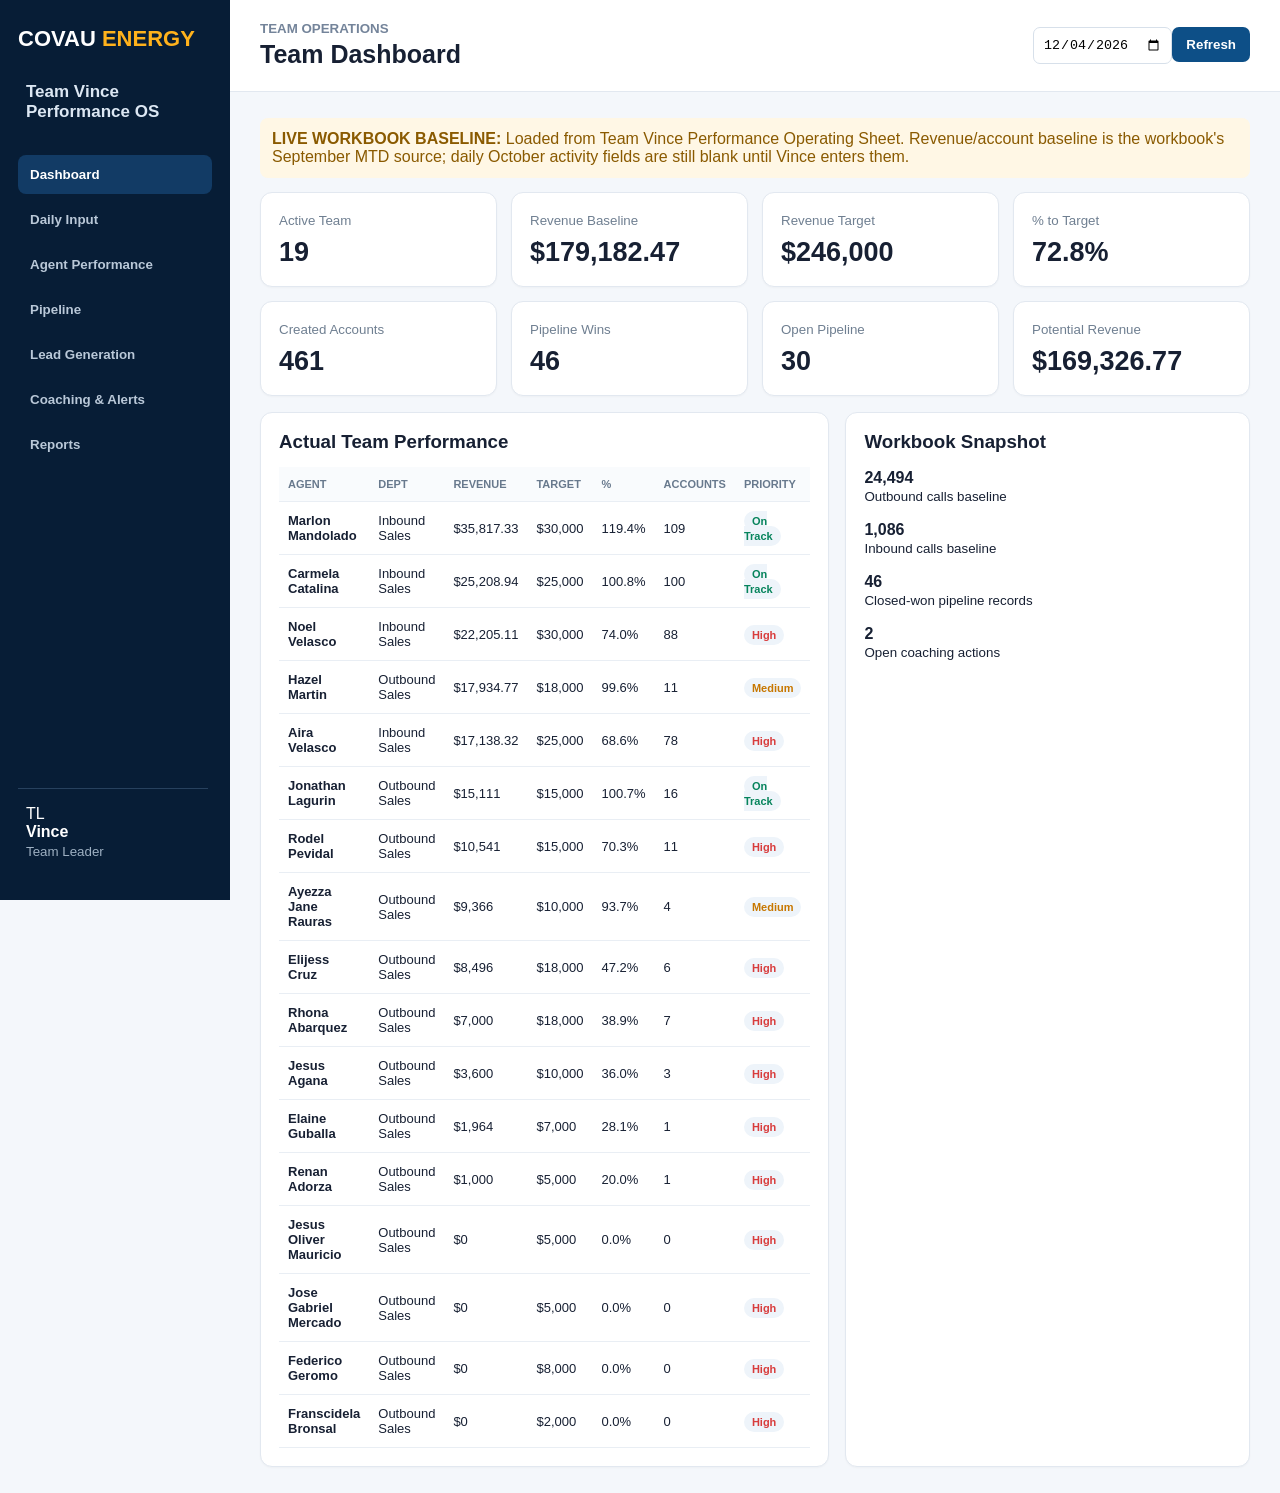
<file: team-vince-performance-os/index.html>
<!doctype html><html><head><meta charset="utf-8"><meta name="viewport" content="width=device-width,initial-scale=1"><title>Team Vince Performance OS</title><link rel="stylesheet" href="app.css"></head><body><aside><div class="brand">COVAU <span>ENERGY</span></div><h2>Team Vince<br>Performance OS</h2><nav id="nav"></nav><div class="user">TL<br><b>Vince</b><small>Team Leader</small></div></aside><main><header><div><small>TEAM OPERATIONS</small><h1 id="title">Team Dashboard</h1></div><div><input id="date" type="date"><button onclick="render()">Refresh</button></div></header><section id="app"></section></main><script src="app.js"></script><script src="row-edit.js"></script></body></html>
</file>
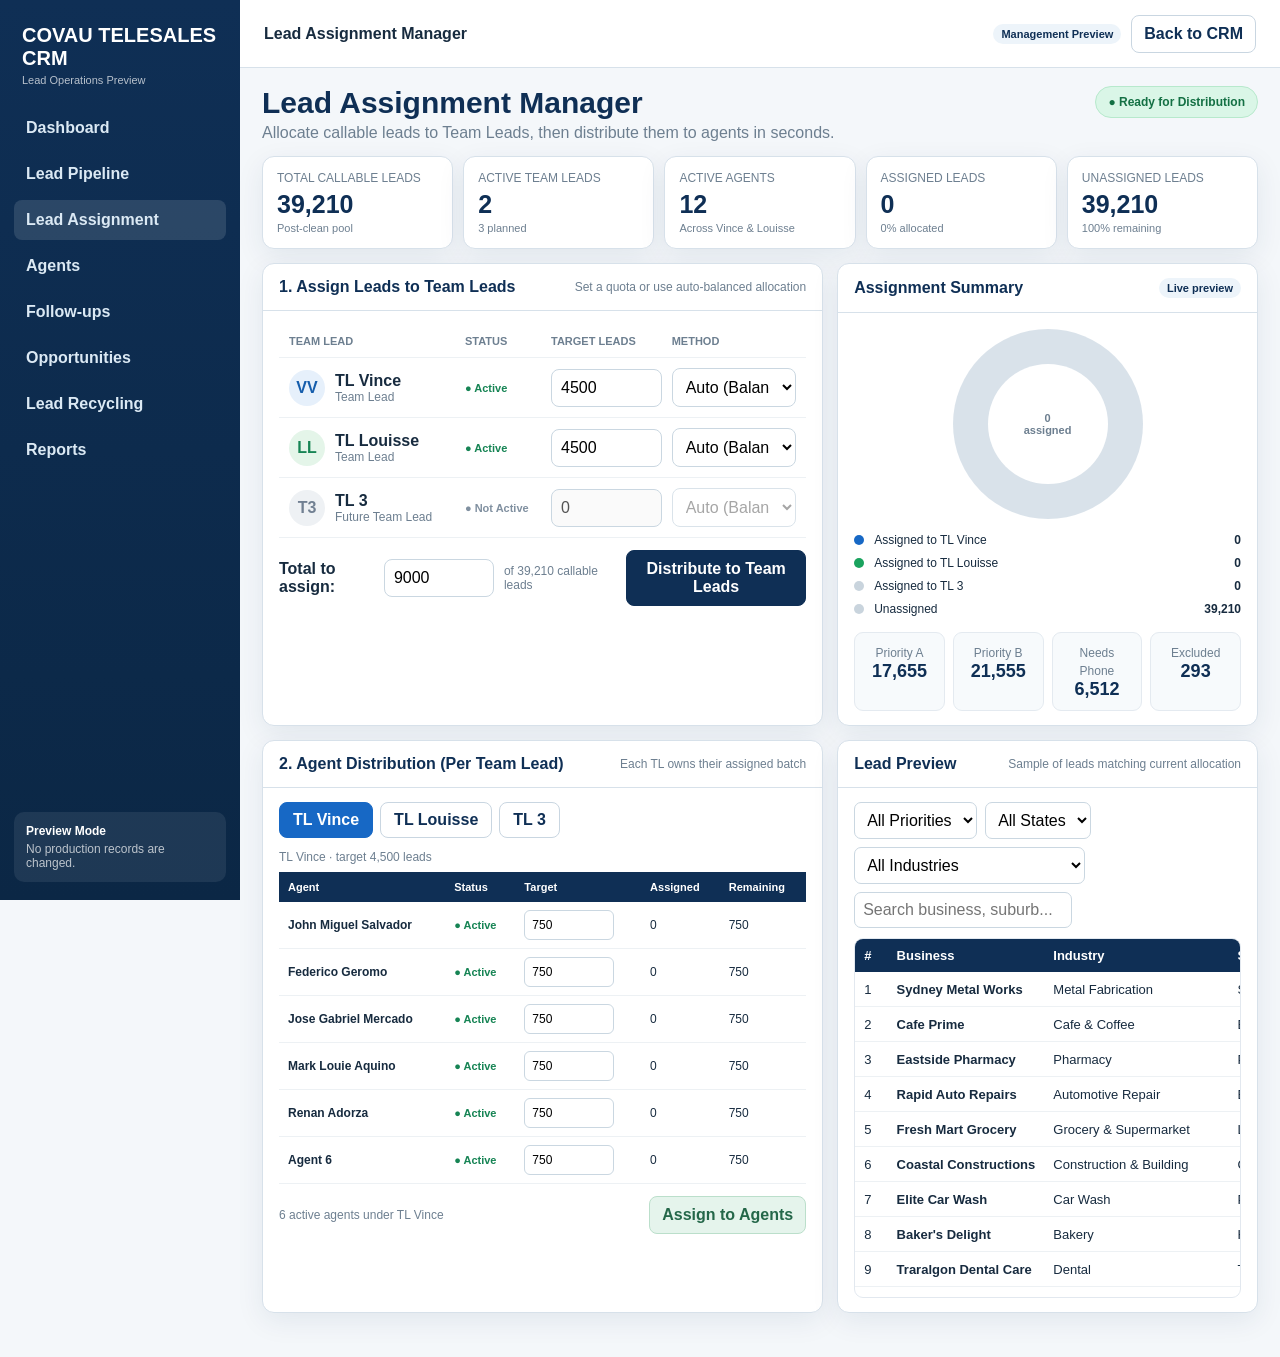
<file: lead-assignment-preview.html>
<!doctype html>
<html lang="en">
<head>
<meta charset="utf-8"><meta name="viewport" content="width=device-width,initial-scale=1">
<title>Covau CRM · Lead Assignment Manager</title>
<link rel="stylesheet" href="/app.css">
<style>
:root{--teal:#1ca3a3;--soft:#eef5fa;--shadow:0 8px 28px rgba(15,47,85,.08)}
.assignment-page .content{padding:18px 22px 30px}.assignment-top{display:flex;justify-content:space-between;gap:16px;align-items:flex-start;margin-bottom:14px}
.assignment-top h1{margin:0;color:var(--navy);font-size:30px}.assignment-top p{margin:4px 0 0;color:var(--muted)}
.ready-pill{background:#daf6e7;color:#147044;border:1px solid #b7e9cc;padding:8px 12px;border-radius:999px;font-weight:900;font-size:12px}
.assign-kpis{display:grid;grid-template-columns:repeat(5,1fr);gap:10px;margin-bottom:14px}.assign-kpi{background:#fff;border:1px solid var(--line);border-radius:12px;padding:14px;box-shadow:var(--shadow)}
.assign-kpi .big{font-size:25px;font-weight:900;color:var(--navy);margin-top:5px}.assign-kpi .sub{font-size:11px;color:var(--muted);margin-top:3px}
.two{display:grid;grid-template-columns:1.2fr .9fr;gap:14px}.three{display:grid;grid-template-columns:1fr 1fr 1fr;gap:10px}
.panel{background:#fff;border:1px solid var(--line);border-radius:12px;overflow:hidden;box-shadow:var(--shadow);margin-bottom:14px}
.panel-h{padding:14px 16px;border-bottom:1px solid var(--line);display:flex;align-items:center;justify-content:space-between}.panel-h h3{margin:0;color:var(--navy);font-size:16px}
.panel-b{padding:14px 16px}.tl-row{display:grid;grid-template-columns:1.2fr .55fr .8fr .9fr;gap:10px;align-items:center;padding:10px;border-bottom:1px solid #edf1f4}
.tl-row:last-child{border-bottom:0}.person{display:flex;gap:10px;align-items:center}.avatar{width:36px;height:36px;border-radius:50%;display:grid;place-items:center;background:#e6f0fb;color:#155dac;font-weight:900}.avatar.green{background:#e4f5e9;color:#168454}.avatar.gray{background:#eef1f4;color:#718092}
.status{font-size:11px;font-weight:800}.status.active{color:#168454}.status.inactive{color:#8090a0}.qty{width:100%;border:1px solid #cad7e1;border-radius:8px;padding:9px}
.mode{width:100%;border:1px solid #cad7e1;border-radius:8px;padding:9px;background:#fff}.assign-foot{display:flex;align-items:center;gap:10px;margin-top:12px}.assign-foot .spacer{flex:1}
.donut{width:190px;height:190px;border-radius:50%;background:conic-gradient(#1768c5 0 46%,#1aa35e 46% 92%,#d9e2ea 92% 100%);margin:2px auto 14px;position:relative}
.donut:after{content:"";position:absolute;inset:35px;background:#fff;border-radius:50%}.donut-center{position:absolute;inset:0;display:grid;place-items:center;z-index:2;text-align:center;font-weight:900;color:var(--navy);font-size:22px}.donut-center span{font-size:11px;color:var(--muted);display:block;font-weight:700}
.legend{display:grid;gap:9px}.legend-row{display:grid;grid-template-columns:12px 1fr auto;gap:8px;align-items:center;font-size:12px}.dot{width:10px;height:10px;border-radius:50%;background:#1768c5}.dot.green{background:#1aa35e}.dot.gray{background:#c9d4dd}
.tabs2{display:flex;gap:7px;margin-bottom:12px}.tab2{border:1px solid #c9d6e1;background:#fff;padding:8px 13px;border-radius:8px;color:var(--navy);font-weight:900;cursor:pointer}.tab2.active{background:#1768c5;color:#fff;border-color:#1768c5}
.agent-table{width:100%;border-collapse:collapse}.agent-table th{font-size:11px}.agent-table input{width:90px;border:1px solid #cad7e1;border-radius:6px;padding:7px}.agent-table td{font-size:12px}
.filters{display:flex;gap:8px;flex-wrap:wrap;margin-bottom:10px}.filters select,.filters input{border:1px solid #cad7e1;border-radius:7px;padding:8px;background:#fff}.filters input{min-width:210px}
.priority{display:inline-block;min-width:28px;text-align:center;border-radius:999px;padding:3px 7px;font-weight:900;font-size:11px}.pa{background:#ffd8d8;color:#a12e2e}.pb{background:#fff0ae;color:#836515}.pc{background:#d9f3e4;color:#23704a}
.mini-bars{display:grid;grid-template-columns:repeat(4,1fr);gap:8px;margin-top:16px}.mini-bar{padding:10px;border-radius:9px;background:#f7fafc;border:1px solid #e4eaf0;text-align:center}.mini-bar b{display:block;font-size:18px;color:var(--navy)}
.toast{position:fixed;right:20px;bottom:20px;background:#12395f;color:#fff;padding:12px 16px;border-radius:10px;box-shadow:0 8px 30px rgba(0,0,0,.18);display:none;z-index:100}
@media(max-width:1100px){.assign-kpis{grid-template-columns:repeat(2,1fr)}.two{grid-template-columns:1fr}.tl-row{grid-template-columns:1fr 1fr}.three{grid-template-columns:1fr}.assignment-page .content{padding:14px}}
</style></head>
<body>
<div class="shell assignment-page">
<aside class="sidebar">
  <div class="brand">COVAU TELESALES CRM<small>Lead Operations Preview</small></div>
  <div class="nav">
    <button onclick="location.href='/'">Dashboard</button>
    <button onclick="location.href='/'">Lead Pipeline</button>
    <button class="active">Lead Assignment</button>
    <button onclick="location.href='/'">Agents</button>
    <button onclick="location.href='/'">Follow-ups</button>
    <button onclick="location.href='/'">Opportunities</button>
    <button onclick="location.href='/'">Lead Recycling</button>
    <button onclick="location.href='/'">Reports</button>
  </div>
  <div class="sidefoot"><b>Preview Mode</b><div style="opacity:.7;margin-top:4px">No production records are changed.</div></div>
</aside>
<main class="main">
<div class="top"><strong>Lead Assignment Manager</strong><div class="top-actions"><span class="pill">Management Preview</span><button class="btn" onclick="location.href='/'">Back to CRM</button></div></div>
<div class="content">
<div class="assignment-top"><div><h1>Lead Assignment Manager</h1><p>Allocate callable leads to Team Leads, then distribute them to agents in seconds.</p></div><div class="ready-pill">● Ready for Distribution</div></div>

<div class="assign-kpis">
  <div class="assign-kpi"><div class="muted">TOTAL CALLABLE LEADS</div><div class="big" id="kTotal">39,210</div><div class="sub">Post-clean pool</div></div>
  <div class="assign-kpi"><div class="muted">ACTIVE TEAM LEADS</div><div class="big">2</div><div class="sub">3 planned</div></div>
  <div class="assign-kpi"><div class="muted">ACTIVE AGENTS</div><div class="big">12</div><div class="sub">Across Vince & Louisse</div></div>
  <div class="assign-kpi"><div class="muted">ASSIGNED LEADS</div><div class="big" id="kAssigned">0</div><div class="sub" id="kAssignedPct">0% allocated</div></div>
  <div class="assign-kpi"><div class="muted">UNASSIGNED LEADS</div><div class="big" id="kUnassigned">39,210</div><div class="sub" id="kUnassignedPct">100% remaining</div></div>
</div>

<div class="two">
  <div class="panel">
    <div class="panel-h"><h3>1. Assign Leads to Team Leads</h3><span class="muted">Set a quota or use auto-balanced allocation</span></div>
    <div class="panel-b">
      <div class="tl-row" style="font-size:11px;font-weight:900;color:var(--muted)"><div>TEAM LEAD</div><div>STATUS</div><div>TARGET LEADS</div><div>METHOD</div></div>
      <div class="tl-row">
        <div class="person"><div class="avatar">VV</div><div><b>TL Vince</b><div class="muted">Team Lead</div></div></div>
        <div class="status active">● Active</div>
        <input id="vinceTarget" class="qty" type="number" min="0" value="4500">
        <select class="mode"><option>Auto (Balanced)</option><option>Priority A First</option><option>Manual Quota</option></select>
      </div>
      <div class="tl-row">
        <div class="person"><div class="avatar green">LL</div><div><b>TL Louisse</b><div class="muted">Team Lead</div></div></div>
        <div class="status active">● Active</div>
        <input id="louisseTarget" class="qty" type="number" min="0" value="4500">
        <select class="mode"><option>Auto (Balanced)</option><option>Priority A First</option><option>Manual Quota</option></select>
      </div>
      <div class="tl-row">
        <div class="person"><div class="avatar gray">T3</div><div><b>TL 3</b><div class="muted">Future Team Lead</div></div></div>
        <div class="status inactive">● Not Active</div>
        <input class="qty" type="number" value="0" disabled>
        <select class="mode" disabled><option>Auto (Balanced)</option></select>
      </div>
      <div class="assign-foot">
        <b>Total to assign:</b><input id="totalAssign" class="qty" style="width:110px" readonly value="9000"><span class="muted">of 39,210 callable leads</span>
        <div class="spacer"></div><button class="btn primary" id="distributeBtn">Distribute to Team Leads</button>
      </div>
    </div>
  </div>

  <div class="panel">
    <div class="panel-h"><h3>Assignment Summary</h3><span class="pill">Live preview</span></div>
    <div class="panel-b">
      <div class="donut" id="donut"><div class="donut-center"><div><span id="donutNum">0</span><span>assigned</span></div></div></div>
      <div class="legend">
        <div class="legend-row"><i class="dot"></i><span>Assigned to TL Vince</span><b id="vinceSum">0</b></div>
        <div class="legend-row"><i class="dot green"></i><span>Assigned to TL Louisse</span><b id="louisseSum">0</b></div>
        <div class="legend-row"><i class="dot gray"></i><span>Assigned to TL 3</span><b>0</b></div>
        <div class="legend-row"><i class="dot gray"></i><span>Unassigned</span><b id="unassignedSum">39,210</b></div>
      </div>
      <div class="mini-bars">
        <div class="mini-bar"><span class="muted">Priority A</span><b>17,655</b></div>
        <div class="mini-bar"><span class="muted">Priority B</span><b>21,555</b></div>
        <div class="mini-bar"><span class="muted">Needs Phone</span><b>6,512</b></div>
        <div class="mini-bar"><span class="muted">Excluded</span><b>293</b></div>
      </div>
    </div>
  </div>
</div>

<div class="two">
  <div class="panel">
    <div class="panel-h"><h3>2. Agent Distribution (Per Team Lead)</h3><span class="muted">Each TL owns their assigned batch</span></div>
    <div class="panel-b">
      <div class="tabs2"><button class="tab2 active" data-tl="Vince">TL Vince</button><button class="tab2" data-tl="Louisse">TL Louisse</button><button class="tab2" disabled>TL 3</button></div>
      <div id="teamCaption" class="muted" style="margin-bottom:8px">TL Vince · target 4,500 leads</div>
      <table class="agent-table"><thead><tr><th>Agent</th><th>Status</th><th>Target</th><th>Assigned</th><th>Remaining</th></tr></thead><tbody id="agentBody"></tbody></table>
      <div class="assign-foot"><span class="muted" id="agentFoot">Set quotas, then assign.</span><div class="spacer"></div><button class="btn good" id="agentAssignBtn">Assign to Agents</button></div>
    </div>
  </div>

  <div class="panel">
    <div class="panel-h"><h3>Lead Preview</h3><span class="muted">Sample of leads matching current allocation</span></div>
    <div class="panel-b">
      <div class="filters"><select><option>All Priorities</option><option>A</option><option>B</option></select><select><option>All States</option><option>NSW</option><option>VIC</option><option>QLD</option><option>SA</option></select><select><option>All Industries</option><option>Manufacturing</option><option>Restaurant & Food Service</option><option>Automotive Repair</option></select><input placeholder="Search business, suburb..."></div>
      <div class="table-wrap" style="max-height:360px"><table><thead><tr><th>#</th><th>Business</th><th>Industry</th><th>Suburb</th><th>State</th><th>Priority</th><th>Assigned TL</th></tr></thead><tbody id="leadPreview"></tbody></table></div>
    </div>
  </div>
</div>
</div></main></div>
<div class="toast" id="toast"></div>
<script>
const TOTAL=39210;
const teams={
  Vince:["John Miguel Salvador","Federico Geromo","Jose Gabriel Mercado","Mark Louie Aquino","Renan Adorza","Agent 6"],
  Louisse:["Jesus Oliver Mauricio","Vida Rae Masangkay","Franscidela Bronsal","Xtro Gem Ruiz","Jireco Aceberos","Agent 12"]
};
let currentTL="Vince", allocations={Vince:0,Louisse:0}, agentAlloc={};
const fmt=n=>Number(n||0).toLocaleString();
function toast(m){const t=document.getElementById("toast");t.textContent=m;t.style.display="block";setTimeout(()=>t.style.display="none",2200)}
function targets(){const v=Math.max(0,+vinceTarget.value||0),l=Math.max(0,+louisseTarget.value||0);totalAssign.value=v+l;return{v,l}}
vinceTarget.oninput=louisseTarget.oninput=targets;
function updateSummary(){
 const a=allocations.Vince+allocations.Louisse,u=Math.max(0,TOTAL-a),pct=Math.round(a/TOTAL*100);
 kAssigned.textContent=fmt(a);kUnassigned.textContent=fmt(u);kAssignedPct.textContent=pct+"% allocated";kUnassignedPct.textContent=(100-pct)+"% remaining";
 vinceSum.textContent=fmt(allocations.Vince);louisseSum.textContent=fmt(allocations.Louisse);unassignedSum.textContent=fmt(u);donutNum.textContent=fmt(a);
 const vp=TOTAL?allocations.Vince/TOTAL*100:0,lp=TOTAL?allocations.Louisse/TOTAL*100:0;
 donut.style.background="conic-gradient(#1768c5 0 "+vp+"%,#1aa35e "+vp+"% "+(vp+lp)+"%,#d9e2ea "+(vp+lp)+"% 100%)";
}
distributeBtn.onclick=()=>{const {v,l}=targets();if(v+l>TOTAL){toast("Target exceeds callable lead pool.");return}allocations.Vince=v;allocations.Louisse=l;updateSummary();renderAgents();renderLeads();toast("Lead quotas assigned to TL Vince and TL Louisse.");};
function renderAgents(){
 const target=allocations[currentTL]||targets()[currentTL==="Vince"?"v":"l"],names=teams[currentTL],base=Math.floor(target/names.length),extra=target%names.length;
 agentBody.innerHTML=names.map((n,i)=>{const q=(agentAlloc[currentTL]?.[i]??(base+(i<extra?1:0)));return '<tr><td><b>'+n+'</b></td><td><span class="status active">● Active</span></td><td><input class="agent-q" data-i="'+i+'" value="'+q+'" type="number" min="0"></td><td>'+fmt(agentAlloc[currentTL]?.assigned?.[i]||0)+'</td><td>'+fmt(Math.max(0,q-(agentAlloc[currentTL]?.assigned?.[i]||0)))+'</td></tr>'}).join("");
 teamCaption.textContent="TL "+currentTL+" · target "+fmt(target)+" leads";
 agentFoot.textContent=names.length+" active agents under TL "+currentTL;
}
document.querySelectorAll(".tab2[data-tl]").forEach(b=>b.onclick=()=>{document.querySelectorAll(".tab2[data-tl]").forEach(x=>x.classList.remove("active"));b.classList.add("active");currentTL=b.dataset.tl;renderAgents()});
agentAssignBtn.onclick=()=>{const qs=[...document.querySelectorAll(".agent-q")].map(x=>Math.max(0,+x.value||0)),sum=qs.reduce((a,b)=>a+b,0),cap=allocations[currentTL]||0;if(sum>cap&&cap){toast("Agent quotas exceed this TL allocation.");return}agentAlloc[currentTL]={...qs,assigned:[...qs]};renderAgents();toast("Assigned "+fmt(sum)+" leads across "+qs.length+" agents.");};
const sample=[
["Sydney Metal Works","Metal Fabrication","Smithfield","NSW","A"],["Cafe Prime","Cafe & Coffee","Burwood","NSW","A"],["Eastside Pharmacy","Pharmacy","Parramatta","NSW","B"],["Rapid Auto Repairs","Automotive Repair","Blacktown","NSW","B"],["Fresh Mart Grocery","Grocery & Supermarket","Liverpool","NSW","A"],["Coastal Constructions","Construction & Building","Central Coast","NSW","B"],["Elite Car Wash","Car Wash","Penrith","NSW","A"],["Baker's Delight","Bakery","Hornsby","NSW","A"],["Traralgon Dental Care","Dental","Traralgon","VIC","B"],["ColdChain Logistics","Cold Storage & Refrigeration","Dandenong","VIC","A"]
];
function renderLeads(){leadPreview.innerHTML=sample.map((r,i)=>'<tr><td>'+(i+1)+'</td><td><b>'+r[0]+'</b></td><td>'+r[1]+'</td><td>'+r[2]+'</td><td>'+r[3]+'</td><td><span class="priority p'+r[4].toLowerCase()+'">'+r[4]+'</span></td><td>'+(i%2?"TL Louisse":"TL Vince")+'</td></tr>').join("")}
targets();updateSummary();renderAgents();renderLeads();
</script></body></html>
</file>
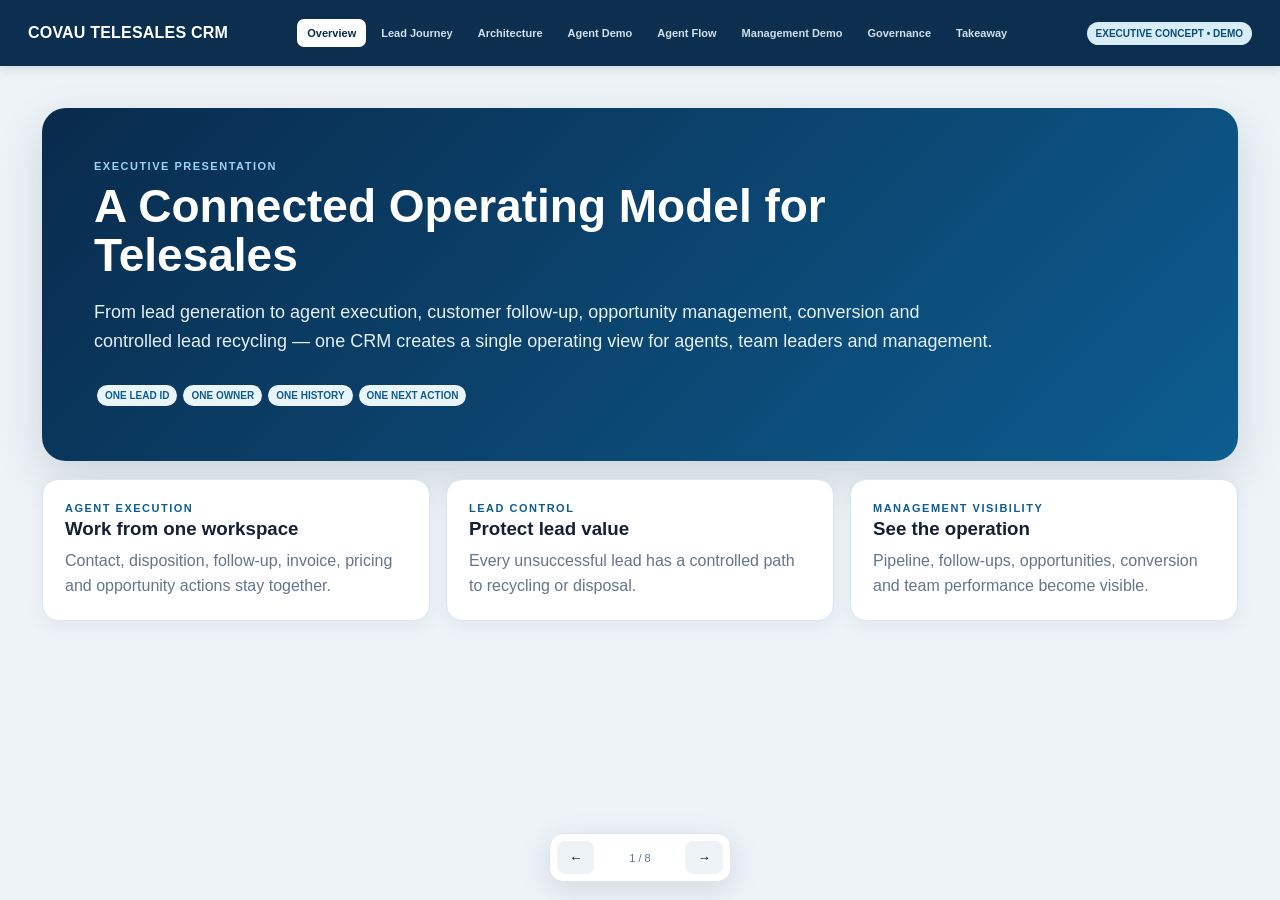
<file: presentation-v2.html>
<!doctype html><html><head><meta charset="utf-8"><meta name="viewport" content="width=device-width,initial-scale=1"><title>Covau Telesales CRM | Executive Presentation</title><style>:root{--navy:#092b4c;--blue:#0d5d91;--sky:#eaf4fb;--ink:#142033;--muted:#65758a;--line:#dce5ed;--green:#19744a;--gold:#a76d00;--red:#a83b36}*{box-sizing:border-box}body{margin:0;font-family:Inter,Segoe UI,Arial,sans-serif;background:#eef3f7;color:var(--ink)}header{height:66px;background:rgba(9,43,76,.98);color:#fff;display:flex;align-items:center;gap:18px;padding:0 28px;position:sticky;top:0;z-index:20;box-shadow:0 2px 12px #0002}.brand{font-weight:800;letter-spacing:.2px;white-space:nowrap}.nav{flex:1;display:flex;justify-content:center;gap:5px;flex-wrap:wrap}.nav button{border:0;background:transparent;color:#cfe0ee;padding:8px 10px;border-radius:7px;font-size:11px;font-weight:700;cursor:pointer}.nav button.active,.nav button:hover{background:#fff;color:var(--navy)}.tag{font-size:10px;font-weight:800;background:#d9edf9;color:#0a4d78;padding:6px 9px;border-radius:20px;white-space:nowrap}main{max-width:1280px;margin:auto}.page{display:none;min-height:calc(100vh - 66px);padding:42px 42px 76px}.page.active{display:block}.eyebrow{font-size:11px;letter-spacing:1.5px;font-weight:900;color:var(--blue);text-transform:uppercase}.hero{background:linear-gradient(135deg,#092b4c,#0d5d91);color:white;border-radius:24px;padding:52px;box-shadow:0 16px 45px #092b4c26}.hero h1{font-size:46px;line-height:1.06;margin:10px 0 16px;max-width:850px}.hero p{font-size:18px;line-height:1.65;max-width:900px;color:#e5f0f7}.hero .eyebrow{color:#9ed2ef}.grid{display:grid;gap:16px}.g3{grid-template-columns:repeat(3,1fr)}.g2{grid-template-columns:repeat(2,1fr)}.card{background:#fff;border:1px solid var(--line);border-radius:16px;padding:22px;box-shadow:0 5px 18px #0b2c4910}.card h3{margin:4px 0 9px}.muted{color:var(--muted);line-height:1.55}.section-title{font-size:31px;margin:8px 0}.flow{display:grid;grid-template-columns:repeat(6,1fr);gap:10px;margin-top:24px}.step{background:#fff;border:1px solid var(--line);border-radius:14px;padding:17px;min-height:130px}.num{font-size:10px;font-weight:900;color:var(--blue)}.step b{display:block;font-size:16px;margin:10px 0 7px}.branch{margin-top:14px}.recycle{border-left:5px solid var(--gold)}.dispose{border-left:5px solid var(--red)}.demohero{display:grid;grid-template-columns:1.1fr .9fr;gap:22px;align-items:stretch}.demo-panel{background:var(--navy);color:white;border-radius:22px;padding:34px}.demo-panel h2{font-size:34px;margin:8px 0 12px}.demo-panel p{color:#dbe8f1;line-height:1.6}.btn{display:inline-block;border:0;text-decoration:none;border-radius:10px;padding:13px 17px;font-weight:800;cursor:pointer;margin-top:12px}.btn.primary{background:#fff;color:var(--navy)}.btn.blue{background:var(--blue);color:white}.feature{display:flex;gap:12px;align-items:flex-start;padding:12px 0;border-bottom:1px solid #dce5ed}.feature:last-child{border-bottom:0}.icon{width:38px;height:38px;border-radius:10px;background:var(--sky);display:grid;place-items:center;font-size:18px;flex:0 0 auto}.architecture{display:grid;grid-template-columns:1fr 1.2fr 1fr;gap:16px;margin-top:24px}.center{border-top:5px solid var(--blue)}.pill{display:inline-block;background:var(--sky);color:var(--blue);padding:5px 8px;border-radius:18px;font-size:10px;font-weight:900;margin:3px}.callout{background:#fff;border:1px solid var(--line);border-radius:14px;padding:18px;margin-top:18px}.takeaway{font-size:20px;line-height:1.55}.controls{position:fixed;bottom:18px;left:50%;transform:translateX(-50%);background:#fff;border:1px solid var(--line);border-radius:14px;padding:7px;box-shadow:0 8px 30px #092b4c20;display:flex;align-items:center;gap:8px;z-index:30}.controls button{border:0;background:#edf3f7;border-radius:8px;padding:9px 12px;font-weight:800;cursor:pointer}.counter{font-size:11px;color:var(--muted);min-width:75px;text-align:center}.status{display:inline-block;background:#e5f4eb;color:var(--green);font-weight:900;font-size:10px;padding:5px 8px;border-radius:20px}.proposed{display:inline-block;background:#fff3d6;color:#7b5900;font-weight:900;font-size:10px;padding:5px 8px;border-radius:20px}@media(max-width:900px){header{height:auto;flex-wrap:wrap;padding:12px}.nav{order:3}.page{padding:24px 18px 80px}.hero{padding:30px}.hero h1{font-size:34px}.flow,.g3,.g2,.architecture,.demohero{grid-template-columns:1fr}}</style></head><body><header><div class="brand">COVAU TELESALES CRM</div><div class="nav" id="nav"></div><div class="tag">EXECUTIVE CONCEPT • DEMO</div></header><main>
<section class="page active"><div class="hero"><div class="eyebrow">Executive Presentation</div><h1>A Connected Operating Model for Telesales</h1><p>From lead generation to agent execution, customer follow-up, opportunity management, conversion and controlled lead recycling — one CRM creates a single operating view for agents, team leaders and management.</p><div style="margin-top:25px"><span class="pill">ONE LEAD ID</span><span class="pill">ONE OWNER</span><span class="pill">ONE HISTORY</span><span class="pill">ONE NEXT ACTION</span></div></div><div class="grid g3" style="margin-top:18px"><div class="card"><div class="eyebrow">Agent Execution</div><h3>Work from one workspace</h3><div class="muted">Contact, disposition, follow-up, invoice, pricing and opportunity actions stay together.</div></div><div class="card"><div class="eyebrow">Lead Control</div><h3>Protect lead value</h3><div class="muted">Every unsuccessful lead has a controlled path to recycling or disposal.</div></div><div class="card"><div class="eyebrow">Management Visibility</div><h3>See the operation</h3><div class="muted">Pipeline, follow-ups, opportunities, conversion and team performance become visible.</div></div></div></section>
<section class="page"><div class="eyebrow">Operating Model</div><h2 class="section-title">The Life of a Lead</h2><p class="muted">The CRM follows the lead through the complete telesales journey — not just a spreadsheet row.</p><div class="flow"><div class="step"><span class="num">01</span><b>New</b>Fresh or newly assigned lead.</div><div class="step"><span class="num">02</span><b>In Progress</b>Agent begins contact attempts.</div><div class="step"><span class="num">03</span><b>Contacted</b>Customer contact is established.</div><div class="step"><span class="num">04</span><b>Nurturing</b>Follow-up and communication continue.</div><div class="step"><span class="num">05</span><b>Opportunity</b>Qualification → analysis → proposal → negotiation.</div><div class="step"><span class="num">06</span><b>Converted</b>Only <strong>Closed Won</strong> counts as converted.</div></div><div class="grid g2 branch"><div class="card recycle"><h3>↻ For Recycling</h3><div class="muted">Eligible unsuccessful leads retain their history and can be reassigned according to approved recycling rules.</div></div><div class="card dispose"><h3>⊘ For Disposal</h3><div class="muted">Non-recyclable outcomes leave the active sales journey according to approved business policy.</div></div></div></section>
<section class="page"><div class="eyebrow">CRM Architecture</div><h2 class="section-title">One System, Three Operating Layers</h2><div class="architecture"><div class="card"><h3>Lead & Data Layer</h3><div class="feature"><div class="icon">◎</div><div>Lead source & assignment</div></div><div class="feature"><div class="icon">✓</div><div>DNC & duplicate controls</div></div><div class="feature"><div class="icon">↻</div><div>Recycling pool</div></div><div class="feature"><div class="icon">≡</div><div>Activity history</div></div></div><div class="card center"><div class="eyebrow">Central CRM Engine</div><h3>Lead ID connects every action</h3><div class="feature"><div class="icon">◉</div><div>Lifecycle, disposition & decision maker</div></div><div class="feature"><div class="icon">◷</div><div>Follow-up scheduling & next action</div></div><div class="feature"><div class="icon">⚡</div><div>Energy analysis & account data</div></div><div class="feature"><div class="icon">🧠</div><div>Pricing intelligence & opportunity stage</div></div><div class="feature"><div class="icon">↻</div><div>Recycling / disposal routing</div></div></div><div class="card"><h3>People & Management</h3><div class="feature"><div class="icon">A</div><div>Agent Workspace</div></div><div class="feature"><div class="icon">TL</div><div>Team Lead oversight</div></div><div class="feature"><div class="icon">▦</div><div>Executive dashboard</div></div><div class="feature"><div class="icon">↗</div><div>Pipeline & performance</div></div></div></div></section>
<section class="page"><div class="eyebrow">Live Demo 01</div><div class="demohero"><div class="demo-panel"><span class="status">LIVE DEMO AVAILABLE</span><h2>Agent Workspace</h2><p>A presentation-safe view of the proposed daily workspace: the agent works the lead, communicates with the customer, records the outcome, analyses the account and progresses the opportunity without losing the customer history.</p><a class="btn primary" href="https://covau-agent-interface-demo-v2-1-3z8a6x081-eralfandaya92-4784.vercel.app" target="_blank">Launch Agent Workspace ↗</a></div><div class="card"><div class="feature"><div class="icon">☎</div><div><b>Integrated Dialer</b><br><span class="muted">Click-to-call presentation simulation.</span></div></div><div class="feature"><div class="icon">✉</div><div><b>Outlook / Email</b><br><span class="muted">Compose from the lead record.</span></div></div><div class="feature"><div class="icon">💬</div><div><b>SMS</b><br><span class="muted">Customer messaging from the same workspace.</span></div></div><div class="feature"><div class="icon">⚡</div><div><b>Energy Calculator</b><br><span class="muted">Illustrative account comparison.</span></div></div><div class="feature"><div class="icon">🧠</div><div><b>Pricing Intelligence</b><br><span class="muted">Tariff, retailer and sales guidance.</span></div></div><div style="margin-top:12px"><span class="proposed">COMMUNICATION & PRICING TOOLS ARE DEMO SIMULATIONS</span></div></div></div></section>
<section class="page"><div class="eyebrow">Agent Experience</div><h2 class="section-title">A Clear Next Action on Every Lead</h2><div class="grid g3"><div class="card"><h3>1. Prioritise</h3><div class="muted">Agent opens the work queue and sees the lead, priority, stage and follow-up context.</div></div><div class="card"><h3>2. Engage</h3><div class="muted">Call, email or SMS from the customer record while communication remains attached to the Lead ID.</div></div><div class="card"><h3>3. Progress</h3><div class="muted">Record disposition, decision maker, follow-up, invoice, tariff, quote and opportunity stage.</div></div></div><div class="callout takeaway"><b>Target workflow:</b> Open Lead → Contact → Record Outcome → Schedule Follow-up → Analyse Account → Update Opportunity → Save & Next Lead.</div></section>
<section class="page"><div class="eyebrow">Live Demo 02</div><div class="demohero"><div class="demo-panel"><span class="status">LIVE DEMO AVAILABLE</span><h2>Management View</h2><p>The management experience turns agent activity into operational visibility — showing where leads are, what needs attention, where opportunities sit, which leads can be recycled and how the team is progressing.</p><a class="btn primary" href="https://covau-telesales-idabc4nrr-eralfandaya92-4784.vercel.app/?_vercel_share=okTSAqxGTbCRfNbbnTHD9Ap77cluqOOe" target="_blank">Launch Management View ↗</a><p style="font-size:11px">Temporary Vercel demo access link for presentation use.</p></div><div class="card"><div class="feature"><div class="icon">▦</div><div><b>Executive Dashboard</b><br><span class="muted">A management command view of the operation.</span></div></div><div class="feature"><div class="icon">↗</div><div><b>Lead Pipeline</b><br><span class="muted">Visibility across lifecycle stages.</span></div></div><div class="feature"><div class="icon">◷</div><div><b>Follow-ups</b><br><span class="muted">Due and overdue customer actions.</span></div></div><div class="feature"><div class="icon">◆</div><div><b>Opportunities</b><br><span class="muted">Qualified sales progression.</span></div></div><div class="feature"><div class="icon">↻</div><div><b>Recycling & Performance</b><br><span class="muted">Lead utilisation and team execution.</span></div></div></div></div></section>
<section class="page"><div class="eyebrow">Governance & Control</div><h2 class="section-title">Designed for Accountability, Not Just Activity</h2><div class="grid g3"><div class="card"><h3>Ownership</h3><div class="muted">Every lead has an assigned owner and a visible lifecycle position.</div></div><div class="card"><h3>History</h3><div class="muted">Customer activity, follow-ups and opportunity progression remain connected to the same Lead ID.</div></div><div class="card"><h3>Control</h3><div class="muted">Recycling and disposal create a defined destination for unsuccessful leads instead of silent lead loss.</div></div></div><div class="callout"><b>Presentation boundary:</b> the demos use fictional/sample information. Dialer, Outlook/Email, SMS and Pricing Intelligence are presented as proposed integrations/simulations until technically connected and approved.</div></section>
<section class="page"><div class="hero"><div class="eyebrow">Management Takeaway</div><h1>The CRM becomes the operating system for the telesales process.</h1><p>It connects lead supply, agent execution, customer communication, follow-up discipline, opportunity management, conversion, recycling and management visibility around the same customer journey.</p><div style="margin-top:22px"><a class="btn primary" href="https://covau-agent-interface-demo-v2-1-3z8a6x081-eralfandaya92-4784.vercel.app" target="_blank">Agent Demo ↗</a> <a class="btn primary" href="https://covau-telesales-idabc4nrr-eralfandaya92-4784.vercel.app/?_vercel_share=okTSAqxGTbCRfNbbnTHD9Ap77cluqOOe" target="_blank">Management Demo ↗</a></div></div><div class="grid g2" style="margin-top:18px"><div class="card"><div class="eyebrow">What the concept demonstrates</div><h3>One connected workflow</h3><div class="muted">A practical model for how Covau telesales could work from lead creation through outcome.</div></div><div class="card"><div class="eyebrow">Next phase</div><h3>Validate → approve → integrate</h3><div class="muted">Confirm business rules, integration requirements, permissions and production implementation priorities.</div></div></div></section>
</main><div class="controls"><button onclick="move(-1)">←</button><span class="counter" id="counter"></span><button onclick="move(1)">→</button></div><script>const labels=['Overview','Lead Journey','Architecture','Agent Demo','Agent Flow','Management Demo','Governance','Takeaway'];const pages=[...document.querySelectorAll('.page')];let i=0;const nav=document.getElementById('nav');labels.forEach((x,n)=>{let b=document.createElement('button');b.textContent=x;b.onclick=()=>show(n);nav.appendChild(b)});function show(n){if(n<0||n>=pages.length)return;i=n;pages.forEach((p,j)=>p.classList.toggle('active',j===i));[...nav.children].forEach((b,j)=>b.classList.toggle('active',j===i));counter.textContent=(i+1)+' / '+pages.length;scrollTo(0,0)}function move(d){show(Math.max(0,Math.min(pages.length-1,i+d)))}document.addEventListener('keydown',e=>{if(e.key==='ArrowRight')move(1);if(e.key==='ArrowLeft')move(-1)});show(0);</script></body></html>
</file>
<file: team-vince-performance-os/app.css>
*{box-sizing:border-box}body{margin:0;font-family:Inter,Arial,sans-serif;background:#f4f7fb;color:#172033}aside{position:fixed;width:230px;height:100vh;background:#071d36;color:white;padding:26px 18px}.brand{font-weight:900;font-size:22px}.brand span{color:#ffb21c}aside h2{font-size:17px;margin:30px 8px;color:#dce7f3}nav button{width:100%;padding:12px;margin:3px 0;border:0;border-radius:8px;background:transparent;color:#b9c8d8;text-align:left;font-weight:600;cursor:pointer}nav button:hover,nav button.active{background:#123b65;color:white}.user{position:absolute;bottom:25px;border-top:1px solid #27415e;padding:16px 8px;width:190px}.user small{display:block;color:#9eb0c2;margin-top:3px}main{margin-left:230px;min-height:100vh}header{height:92px;background:white;border-bottom:1px solid #e2e8f0;padding:20px 30px;display:flex;justify-content:space-between;align-items:center}header small{color:#74849a;font-weight:700}h1{margin:3px 0;font-size:25px}input,select,textarea{border:1px solid #d7e0ea;border-radius:7px;padding:9px;background:white}button{border:0;border-radius:7px;padding:10px 14px;background:#0d4f87;color:white;font-weight:700;cursor:pointer}#app{padding:26px 30px}.grid{display:grid;grid-template-columns:repeat(4,1fr);gap:14px}.card{background:white;border:1px solid #e2e8f0;border-radius:12px;padding:18px;box-shadow:0 1px 2px #00000008}.metric b{display:block;font-size:27px;margin-top:8px}.metric small{color:#6f7f91}.good{color:#07845c}.warn{color:#c77700}.bad{color:#d83c3c}.row2{display:grid;grid-template-columns:1.4fr 1fr;gap:16px;margin-top:16px}h3{margin:0 0 14px}table{width:100%;border-collapse:collapse;background:white}th,td{padding:11px 9px;border-bottom:1px solid #e9eef4;text-align:left;font-size:13px}th{color:#68798d;font-size:11px;text-transform:uppercase;background:#f9fbfd}.pill{padding:4px 8px;border-radius:20px;background:#eef4fa;font-size:11px;font-weight:700}.bar{height:8px;background:#edf1f5;border-radius:8px;overflow:hidden}.bar i{display:block;height:100%;background:#1681c4}.actions{display:flex;gap:8px}.daily input{width:68px}.daily input.rev{width:105px}.notice{padding:12px;border-radius:8px;background:#fff7e5;color:#8a5a00;margin-bottom:14px}.agentcard{display:grid;grid-template-columns:50px 1fr auto;align-items:center;gap:12px}.avatar{width:44px;height:44px;border-radius:50%;background:#e7f0f8;display:grid;place-items:center;font-weight:800;color:#0d4f87}.action-cell{text-align:right;white-space:nowrap;min-width:150px}.edit-row{background:#eef5fb;color:#0d4f87;border:1px solid #b9d2e8;padding:8px 15px}.edit-row:hover{background:#dcecf8}.save-row{background:#16a34a;color:white;padding:8px 15px;box-shadow:0 2px 4px #0002}.cancel-row{background:transparent;color:#68798d;padding:8px 10px}.editing-row{background:#f7fbff}.editing-row td{border-bottom-color:#cfe2f2}.row-input{width:76px;padding:7px}.revenue-input{width:105px}.note-input{min-width:185px;width:100%}.note-view{color:#68798d}@media(max-width:900px){aside{width:75px;padding:20px 8px}aside h2,.brand span,.user{display:none}.brand{font-size:14px}nav button{font-size:0}nav button:first-letter{font-size:16px}main{margin-left:75px}.grid{grid-template-columns:repeat(2,1fr)}.row2{grid-template-columns:1fr}}
</file>
<file: app.css>
:root{--navy:#0f2f55;--blue:#2f73a9;--bg:#f4f7fa;--line:#d7e1ea;--ink:#172b3f;--muted:#6d7f90;--green:#2d7257;--red:#9f4242;--orange:#9b681c}*{box-sizing:border-box}body{margin:0;font-family:Inter,Segoe UI,Arial,sans-serif;background:var(--bg);color:var(--ink)}button,input,select,textarea{font:inherit}.hidden{display:none!important}.muted{color:var(--muted);font-size:12px}.btn{border:1px solid #c9d6e1;background:#fff;color:var(--navy);padding:9px 12px;border-radius:8px;font-weight:800;cursor:pointer}.btn.primary{background:var(--navy);color:#fff;border-color:var(--navy)}.btn.good{background:#e5f4ec;color:#246749;border-color:#bbdfcb}.btn.danger{background:#fde8e8;color:#8d3535;border-color:#efc6c6}.btn.warn{background:#fff4d9;color:#805d13;border-color:#ecdca8}.btn.small{padding:5px 8px;font-size:11px}.login{min-height:100vh;display:grid;place-items:center;background:linear-gradient(135deg,#0f2f55,#245d91);padding:20px}.login-card{width:min(460px,96vw);background:#fff;border-radius:16px;padding:26px;box-shadow:0 20px 60px rgba(0,0,0,.18)}.login-card h1{margin:0 0 5px;color:var(--navy)}label{font-size:11px;color:#607386;font-weight:800;display:block;margin-top:10px}.login-card input,.field input,.field select,.field textarea,.toolbar input,.toolbar select,.user-map{width:100%;border:1px solid #cad7e1;border-radius:8px;padding:10px;background:#fff}.tabs{display:flex;gap:8px;margin:18px 0}.tabs button{border:1px solid #c9d6e1;background:#fff;color:var(--navy);padding:9px 12px;border-radius:8px;font-weight:800}.tabs button.active{background:var(--navy);color:#fff}.msg{font-size:12px;margin-top:10px;color:#8a4d18}.pending-screen{min-height:100vh;display:grid;place-items:center;background:linear-gradient(135deg,#0f2f55,#245d91);padding:20px}.pending-card{width:min(560px,96vw);background:#fff;padding:30px;border-radius:18px;text-align:center}.pending-icon{font-size:46px}.pending-card h2{color:var(--navy);margin:10px 0 6px}.pending-status{display:inline-block;padding:6px 12px;background:#fff4d9;color:#805d13;border-radius:999px;font-weight:900;font-size:12px;margin:8px 0 18px}.shell{display:grid;grid-template-columns:240px 1fr;min-height:100vh}.sidebar{background:linear-gradient(180deg,var(--navy),#0b2745);color:#fff;padding:20px 14px;position:sticky;top:0;height:100vh}.brand{font-size:20px;font-weight:900;margin:4px 8px 22px}.brand small{display:block;font-size:11px;font-weight:500;opacity:.7;margin-top:4px}.nav{display:grid;gap:6px}.nav button{border:0;background:transparent;color:#dbe9f4;text-align:left;padding:11px 12px;border-radius:8px;font-weight:700;cursor:pointer;position:relative}.nav button.active,.nav button:hover{background:rgba(255,255,255,.12)}.nav-count{float:right;background:#d85050;color:#fff;border-radius:999px;min-width:20px;height:20px;line-height:20px;text-align:center;font-size:10px;padding:0 6px}.sidefoot{position:absolute;left:14px;right:14px;bottom:18px;font-size:12px;background:rgba(255,255,255,.08);padding:12px;border-radius:10px}.main{min-width:0}.top{height:68px;background:#fff;border-bottom:1px solid var(--line);display:flex;align-items:center;justify-content:space-between;padding:0 24px;position:sticky;top:0;z-index:20}.top-actions{display:flex;align-items:center;gap:10px}.bell{position:relative;border:1px solid #d5e0e9;background:#fff;border-radius:9px;padding:8px 11px;font-size:18px;cursor:pointer}.bell-count{position:absolute;right:-6px;top:-7px;background:#d85050;color:#fff;border-radius:999px;min-width:20px;height:20px;line-height:20px;font-size:10px;font-weight:900;text-align:center;padding:0 5px;border:2px solid #fff}.content{padding:22px}.page{display:none}.page.active{display:block}.hero{background:linear-gradient(135deg,var(--navy),#245d91);color:#fff;border-radius:14px;padding:22px;margin-bottom:18px}.hero h2{margin:0 0 5px}.notice{background:#fff7e6;border:1px solid #f0d39d;padding:12px 14px;border-radius:10px;margin-bottom:14px;color:#704b12}.notice.success{background:#eef8f2;border-color:#cae7d6;color:#286647}.kpis{display:grid;grid-template-columns:repeat(5,1fr);gap:12px;margin-bottom:18px}.kpi{background:#fff;border:1px solid var(--line);border-radius:12px;padding:15px}.kpi.clickable{cursor:pointer}.kpi.clickable:hover{box-shadow:0 5px 18px rgba(15,47,85,.12);transform:translateY(-1px)}.kpi .label{font-size:11px;color:var(--muted);font-weight:800;text-transform:uppercase}.kpi .value{font-size:27px;color:var(--navy);font-weight:900;margin-top:6px}.grid2{display:grid;grid-template-columns:1.1fr .9fr;gap:16px}.card{background:#fff;border:1px solid var(--line);border-radius:12px;overflow:hidden;margin-bottom:18px}.card-h{padding:13px 15px;border-bottom:1px solid var(--line);display:flex;align-items:center;justify-content:space-between;gap:10px}.card-h h3{margin:0;color:var(--navy);font-size:15px}.card-b{padding:15px}.metric{display:grid;grid-template-columns:150px 1fr 60px;gap:8px;align-items:center;margin:10px 0}.track{height:10px;background:#e7eef4;border-radius:999px;overflow:hidden}.fill{height:100%;background:var(--blue)}.toolbar{display:flex;gap:9px;flex-wrap:wrap;margin-bottom:12px}.toolbar input,.toolbar select{width:auto;min-width:160px}.table-wrap{overflow:auto;max-height:650px;border:1px solid #e2e8ef;border-radius:9px}table{width:100%;border-collapse:collapse;font-size:13px}th{position:sticky;top:0;background:var(--navy);color:#fff;text-align:left;padding:9px;white-space:nowrap;z-index:1}td{padding:8px 9px;border-bottom:1px solid #edf1f4;white-space:nowrap;vertical-align:middle}tr:hover td{background:#f8fbfd}.badge{display:inline-block;padding:4px 8px;border-radius:999px;font-size:11px;font-weight:900}.new{background:#edf2f7}.inprogress{background:#fff4d9;color:#8a6416}.nurturing{background:#fff0e1;color:#a25b1d}.unqualified{background:#fde8e8;color:#9f4242}.opportunity{background:#e5f4ec;color:#2d7257}.converted{background:#e8effc;color:#355e9a}.status-pending{background:#fff4d9;color:#805d13}.status-approved{background:#e5f4ec;color:#246749}.status-rejected,.status-suspended{background:#fde8e8;color:#8d3535}.action-row{display:flex;gap:6px}.request-card{border:1px solid #e1e8ee;border-radius:10px;padding:14px;margin-bottom:10px;display:grid;grid-template-columns:1.4fr 1.2fr 1fr auto;gap:12px;align-items:center}.request-card .name{font-weight:900;color:var(--navy)}.request-card .date{font-size:11px;color:var(--muted)}.empty{padding:22px;text-align:center;color:var(--muted)}.modalbg{position:fixed;inset:0;background:rgba(8,24,39,.48);display:none;align-items:center;justify-content:center;padding:20px;z-index:100}.modalbg.show{display:flex}.modal{width:min(980px,96vw);max-height:92vh;overflow:auto;background:#fff;border-radius:14px}.modal-h,.modal-f{padding:14px 18px;border-bottom:1px solid var(--line);display:flex;align-items:center;justify-content:space-between}.modal-f{border-top:1px solid var(--line);border-bottom:0;justify-content:flex-end;gap:8px;position:sticky;bottom:0;background:#fff}.modal-b{padding:18px}.formgrid{display:grid;grid-template-columns:repeat(3,1fr);gap:12px}.field.span2{grid-column:span 2}.field.span3{grid-column:span 3}.field textarea{min-height:90px;resize:vertical}.dashboard-head{display:flex;justify-content:space-between;gap:18px;align-items:flex-end}.dashboard-head .eyebrow{font-size:11px;letter-spacing:.12em;text-transform:uppercase;opacity:.7;font-weight:900}.dashboard-head .dash-date{font-size:12px;opacity:.8;text-align:right}.kpi.primary-kpi{background:linear-gradient(145deg,#fff,#f7fbff);border-top:3px solid var(--blue)}.kpi .delta{font-size:11px;color:var(--muted);margin-top:5px}.insight-grid{display:grid;grid-template-columns:repeat(3,1fr);gap:12px;margin-bottom:18px}.insight{background:#fff;border:1px solid var(--line);border-radius:12px;padding:15px;display:flex;justify-content:space-between;align-items:center}.insight strong{font-size:24px;color:var(--navy)}.insight .meta{font-size:11px;color:var(--muted);font-weight:800}.funnel{display:grid;gap:10px}.funnel-row{display:grid;grid-template-columns:120px 1fr 70px;gap:10px;align-items:center}.funnel-bar{height:24px;background:#e9f0f6;border-radius:7px;overflow:hidden}.funnel-fill{height:100%;background:linear-gradient(90deg,var(--navy),var(--blue));border-radius:7px}.rank{display:inline-grid;place-items:center;width:24px;height:24px;border-radius:50%;background:#edf3f8;color:var(--navy);font-weight:900;font-size:11px}.data-drop{border:2px dashed #bdcad6;border-radius:14px;padding:28px;text-align:center;background:#f9fbfd;transition:.2s}.data-drop.drag{border-color:var(--blue);background:#eef6fc}.data-drop h3{margin:5px 0;color:var(--navy)}.data-summary{display:grid;grid-template-columns:repeat(5,1fr);gap:10px;margin:14px 0}.data-stat{background:#f7fafc;border:1px solid #e1e9ef;border-radius:10px;padding:12px}.data-stat b{display:block;font-size:20px;color:var(--navy)}.map-grid{display:grid;grid-template-columns:repeat(2,1fr);gap:8px 12px}.map-row{display:grid;grid-template-columns:1fr 1fr;gap:8px;align-items:center}.preview-table{max-height:310px}.progressline{height:8px;background:#e4ebf1;border-radius:999px;overflow:hidden}.progressline>div{height:100%;background:var(--blue);width:0;transition:.2s}.data-actions{display:flex;gap:8px;flex-wrap:wrap;align-items:center}.data-note{font-size:12px;color:var(--muted);line-height:1.5}.section-title{font-size:12px;text-transform:uppercase;letter-spacing:.08em;color:var(--muted);font-weight:900;margin:4px 0 10px}.pill{display:inline-block;padding:4px 8px;border-radius:999px;background:#edf4fa;color:var(--navy);font-size:11px;font-weight:800}.toolbar .spacer{flex:1}.toolbar .compact{min-width:125px}
/* Management Dashboard V2 */
#dashboard .hero{background:#fff;color:var(--ink);border:1px solid #e5eaf0;box-shadow:0 8px 28px rgba(21,42,68,.06);padding:18px 20px}#dashboard .hero h2{color:#15283c;font-size:24px}#dashboard .hero .eyebrow{color:#55718c;opacity:1}#dashboard .dash-date{color:#708295;opacity:1}#dashboard .kpis{grid-template-columns:repeat(5,minmax(150px,1fr));gap:14px}#dashboard .kpi{border:0;border-radius:14px;box-shadow:0 7px 22px rgba(27,48,71,.08);min-height:112px;position:relative;overflow:hidden}#dashboard .kpi:after{content:'';position:absolute;left:0;right:0;bottom:0;height:4px;background:#5a86b2}#dashboard .kpi:nth-child(2):after{background:#48a97b}#dashboard .kpi:nth-child(3):after{background:#8b6ec4}#dashboard .kpi:nth-child(4):after{background:#e2a844}#dashboard .kpi:nth-child(5):after{background:#45a6a1}#dashboard .kpi:nth-child(6):after{background:#d96d67}#dashboard .kpi:nth-child(7):after{background:#7c9db9}#dashboard .kpi:nth-child(8):after{background:#e2a844}#dashboard .kpi:nth-child(9):after{background:#b47a5c}#dashboard .kpi:nth-child(10):after{background:#d96d67}#dashboard .kpi.primary-kpi{background:#fff;border-top:0}#dashboard .kpi .value{font-size:30px;color:#162d44}#dashboard .kpi .label{letter-spacing:.04em;color:#6e7f90}#dashboard .insight-grid{gap:14px}#dashboard .insight{border:0;box-shadow:0 7px 22px rgba(27,48,71,.07);border-radius:14px;border-left:4px solid #4d88bd}#dashboard .insight:nth-child(2){border-left-color:#8b6ec4}#dashboard .insight:nth-child(3){border-left-color:#48a97b}#dashboard .card{border:0;border-radius:14px;box-shadow:0 7px 22px rgba(27,48,71,.07)}#dashboard .card-h{background:#fbfcfe;padding:15px 17px}#dashboard .card-h h3{color:#1c334a}#dashboard .track{height:9px;background:#edf1f5}#dashboard .fill{background:linear-gradient(90deg,#4f82ae,#6ea7cf)}#dashboard .funnel-bar{background:#edf1f5;height:22px}#dashboard .funnel-fill{background:linear-gradient(90deg,#325f88,#6fa5cf)}#dashboard .rank{background:#eef4f9;color:#315f88}#dashboard .notice{border:0;border-left:4px solid #e1aa4d;background:#fff9ec}#dashboard .notice.success{border-left-color:#48a97b;background:#f1faf5}.content{max-width:1700px;margin:0 auto;width:100%}@media(max-width:1250px){#dashboard .kpis{grid-template-columns:repeat(3,1fr)}}@media(max-width:1000px){.insight-grid,.data-summary,.map-grid{grid-template-columns:1fr}.dashboard-head{align-items:flex-start;flex-direction:column}.dashboard-head .dash-date{text-align:left}.shell{grid-template-columns:1fr}.sidebar{display:none}.kpis,#dashboard .kpis{grid-template-columns:repeat(2,1fr)}.grid2{grid-template-columns:1fr}.formgrid{grid-template-columns:1fr}.field.span2,.field.span3{grid-column:span 1}.request-card{grid-template-columns:1fr}.top{padding:0 12px}}@media(max-width:620px){#dashboard .kpis{grid-template-columns:1fr}.content{padding:14px}}
</file>
